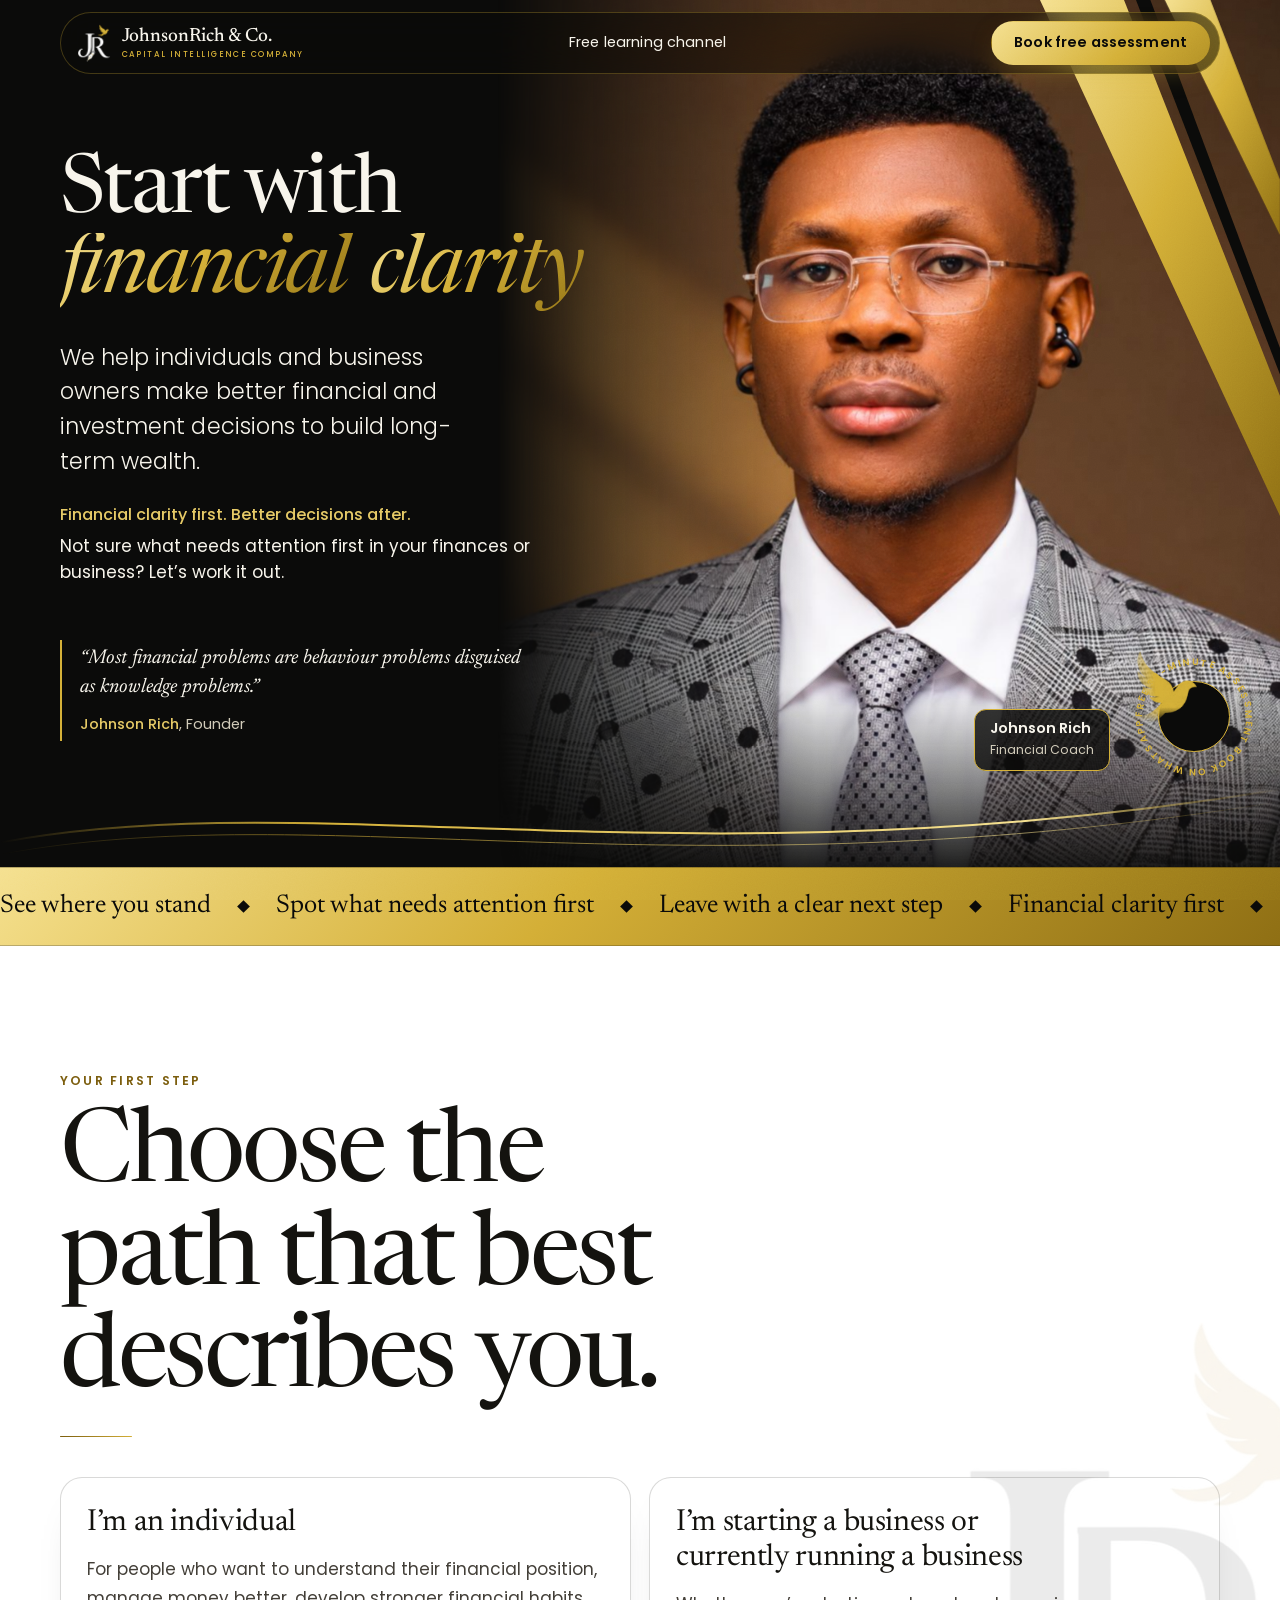
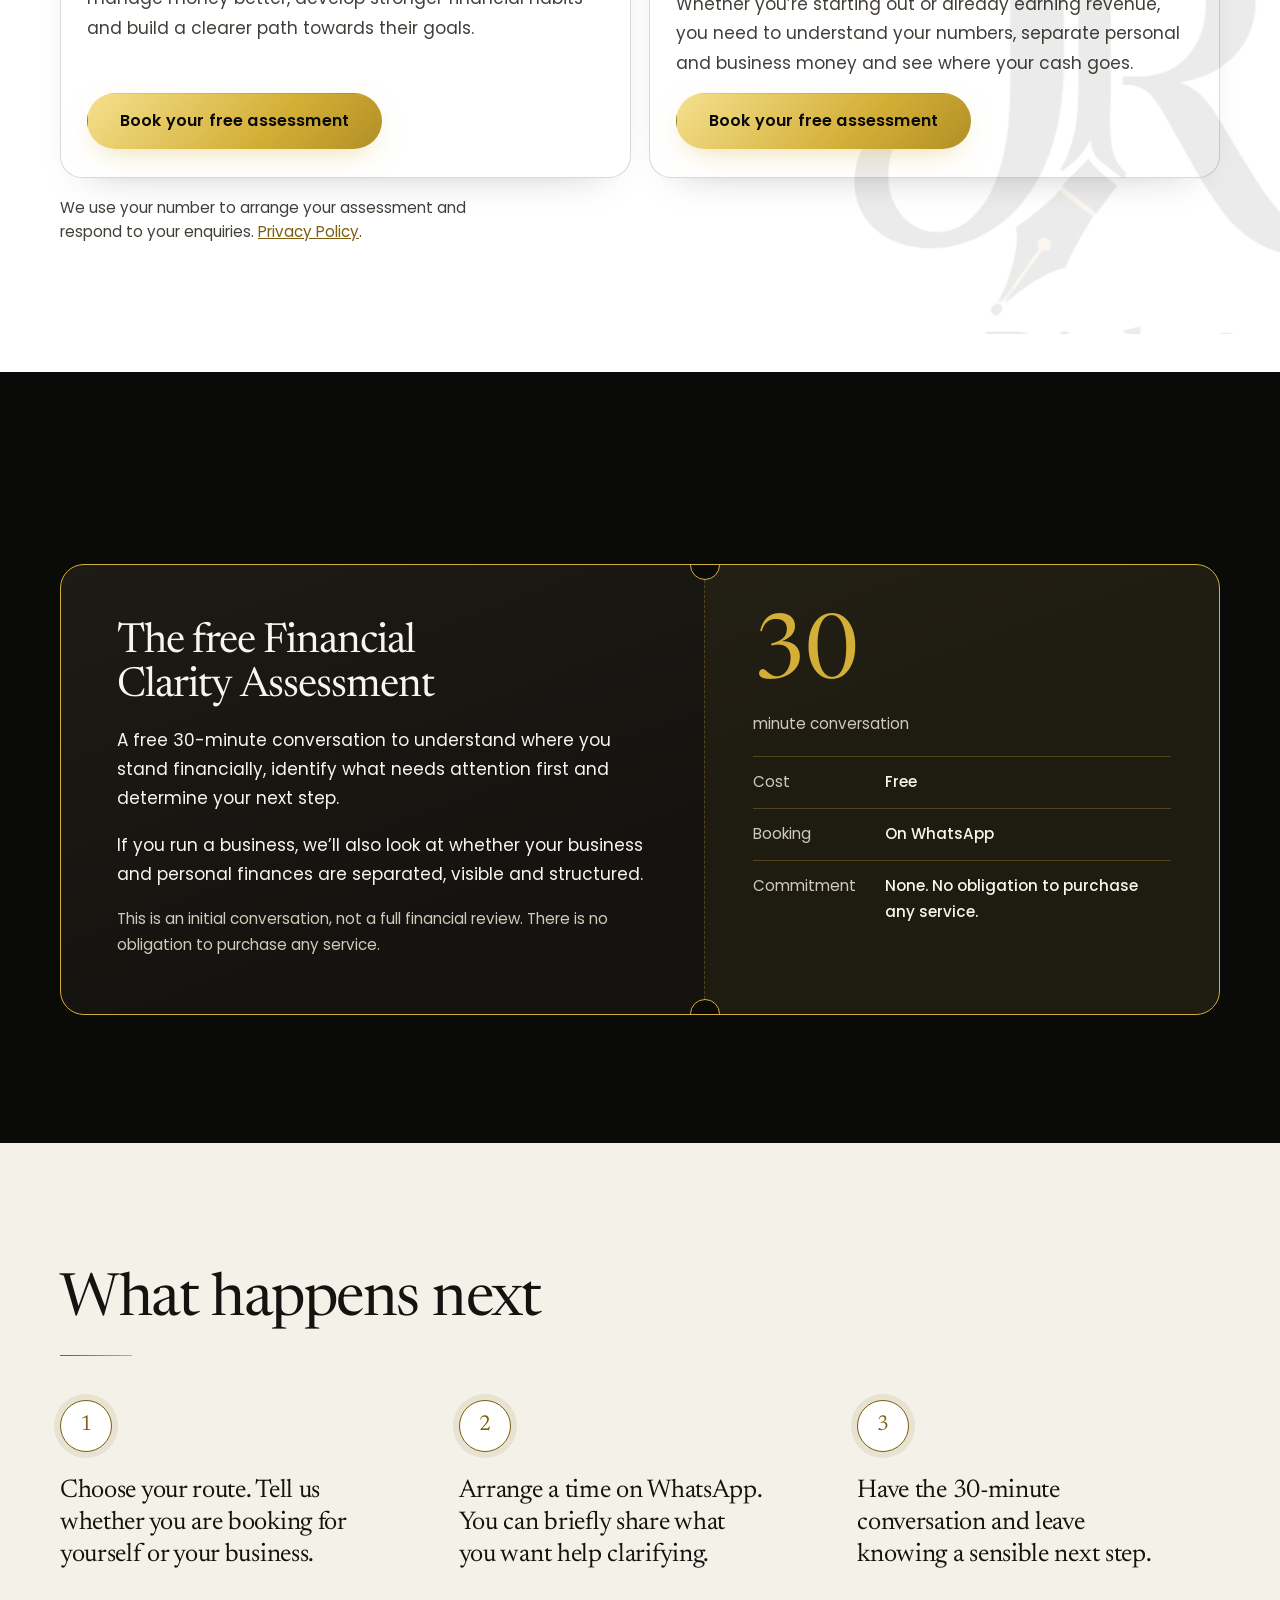
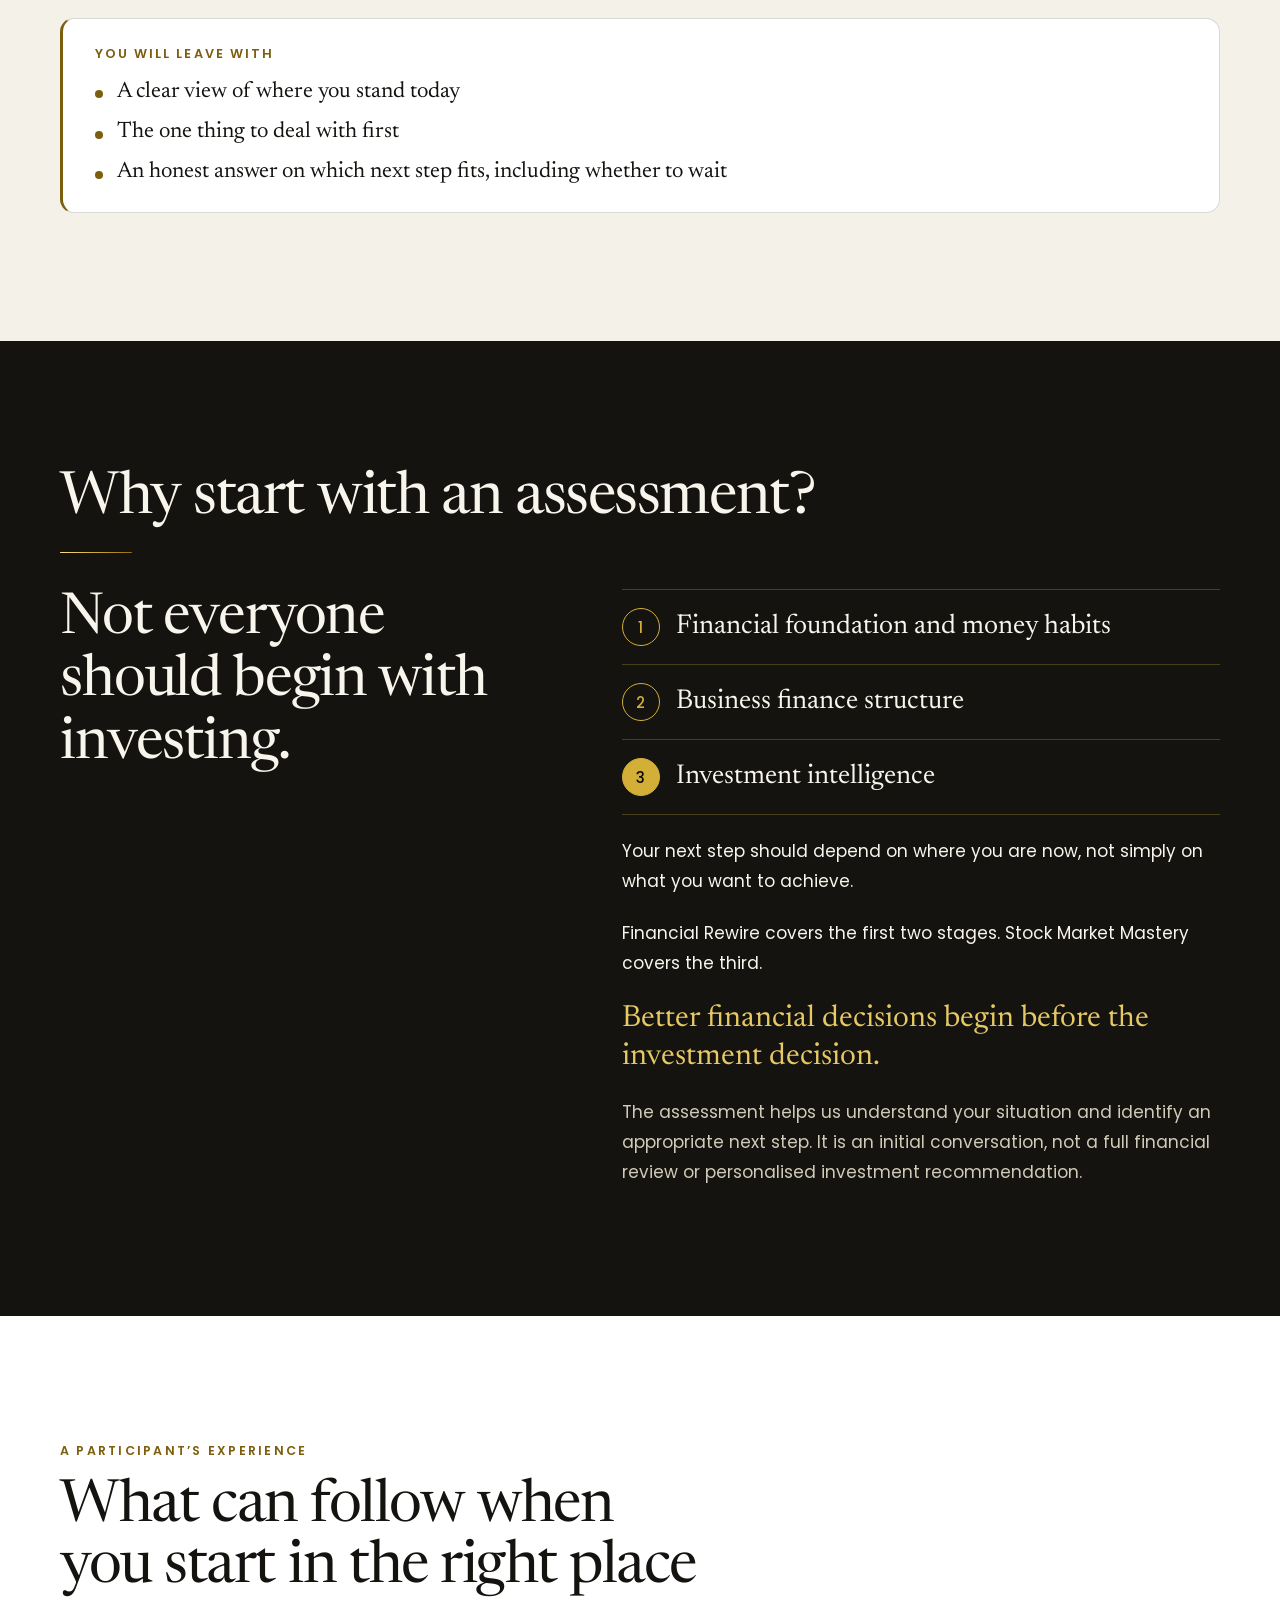
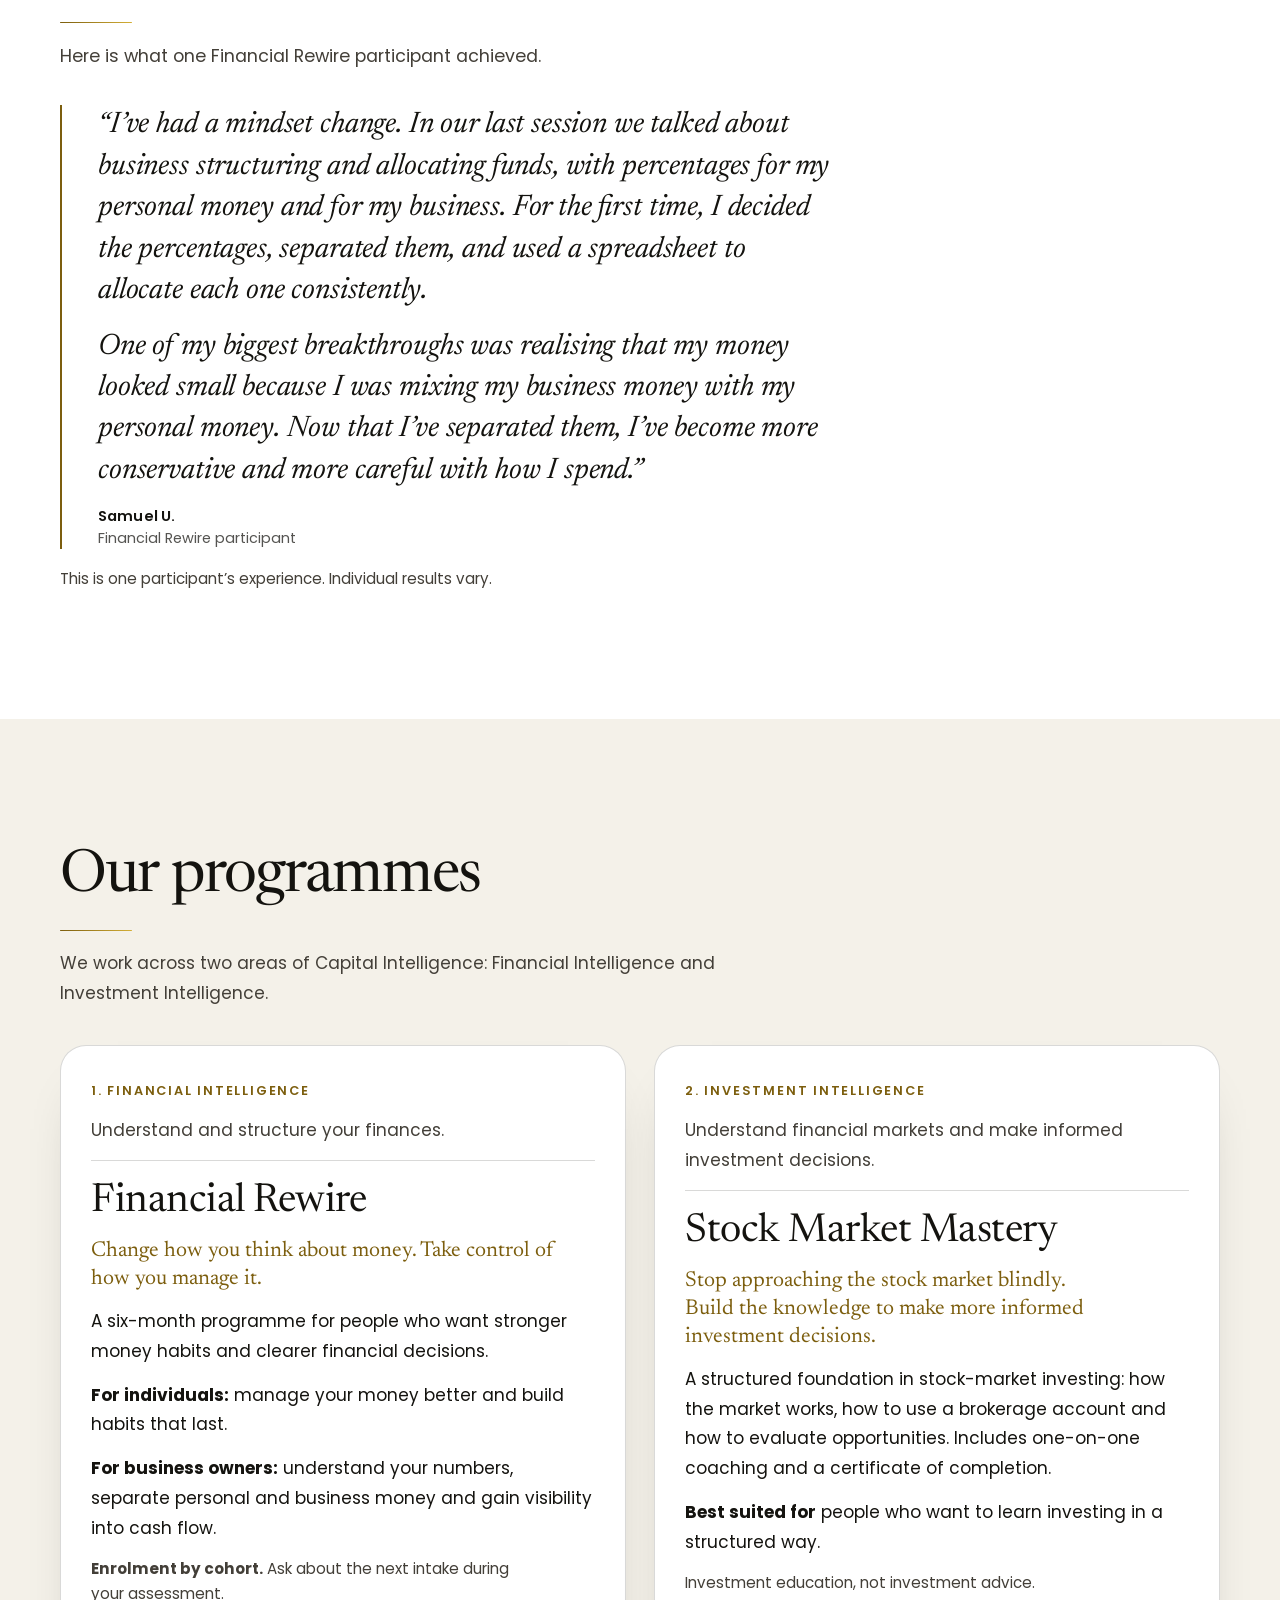
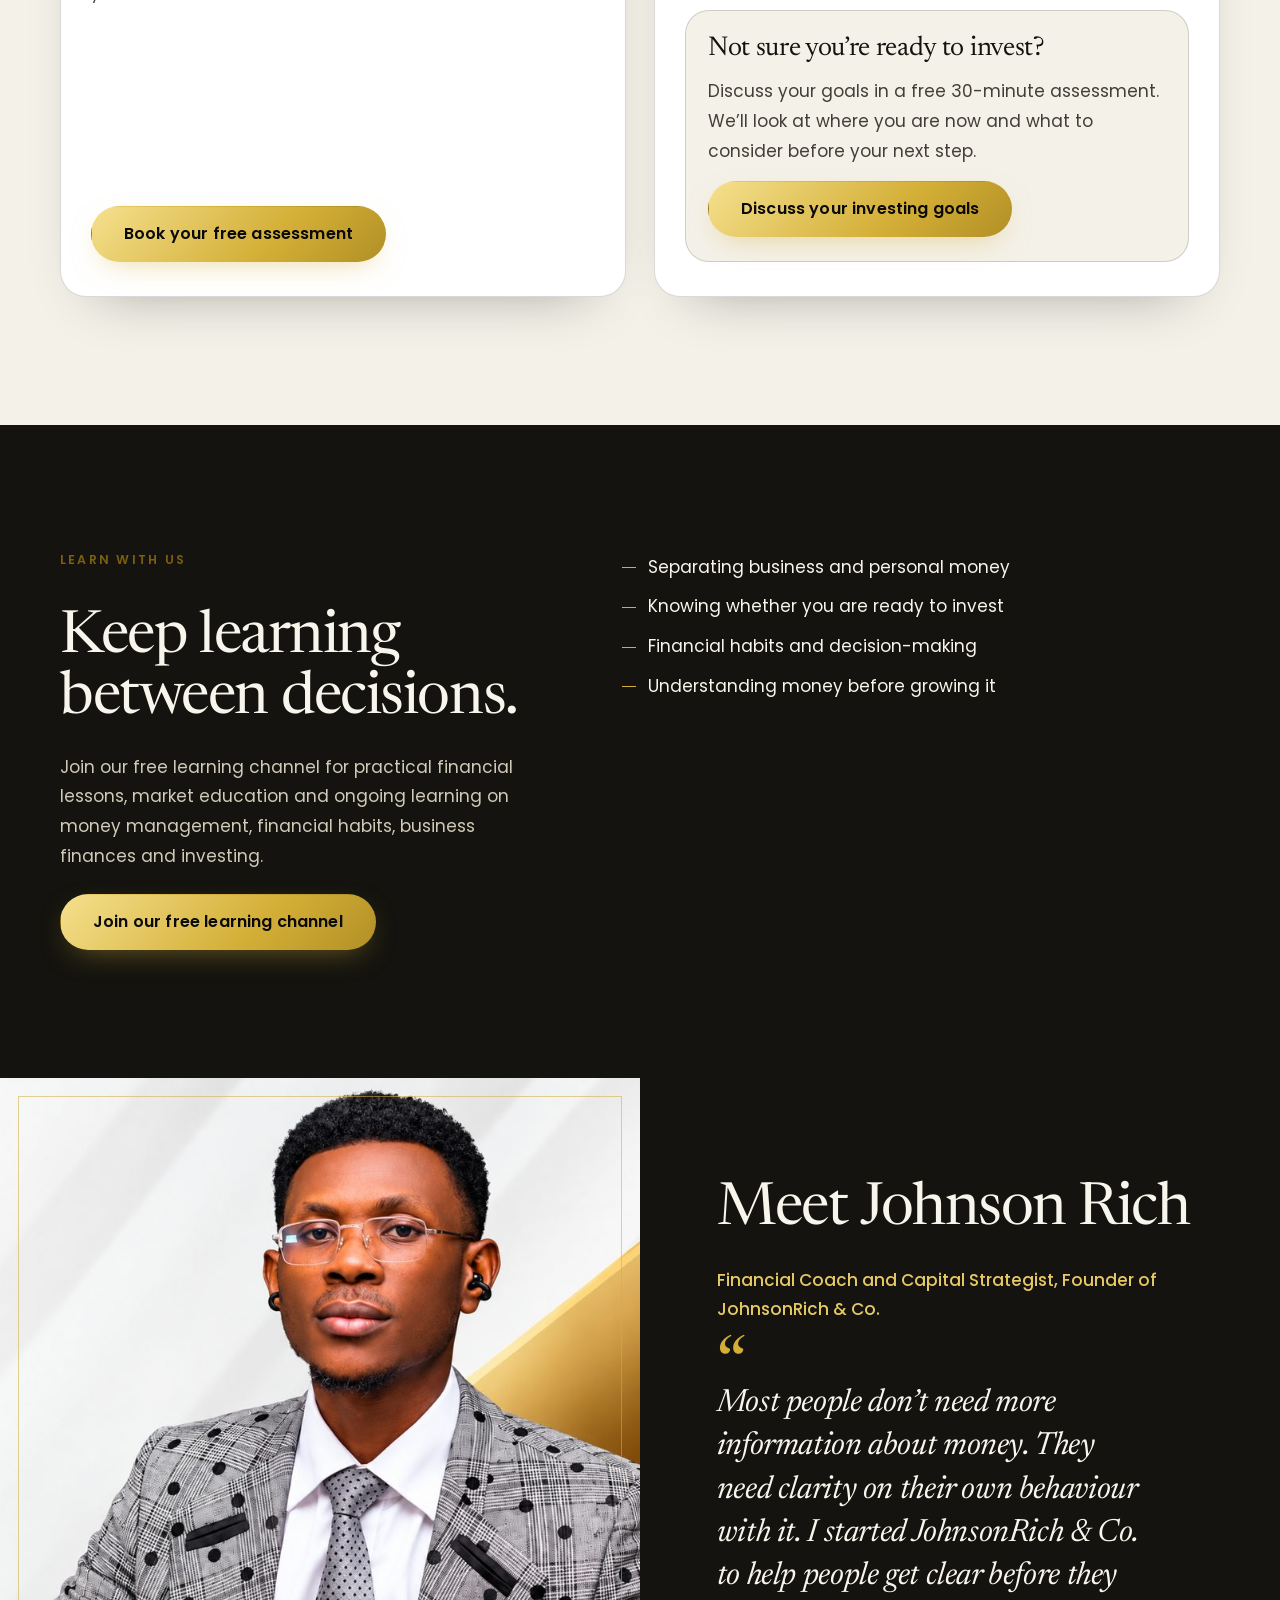
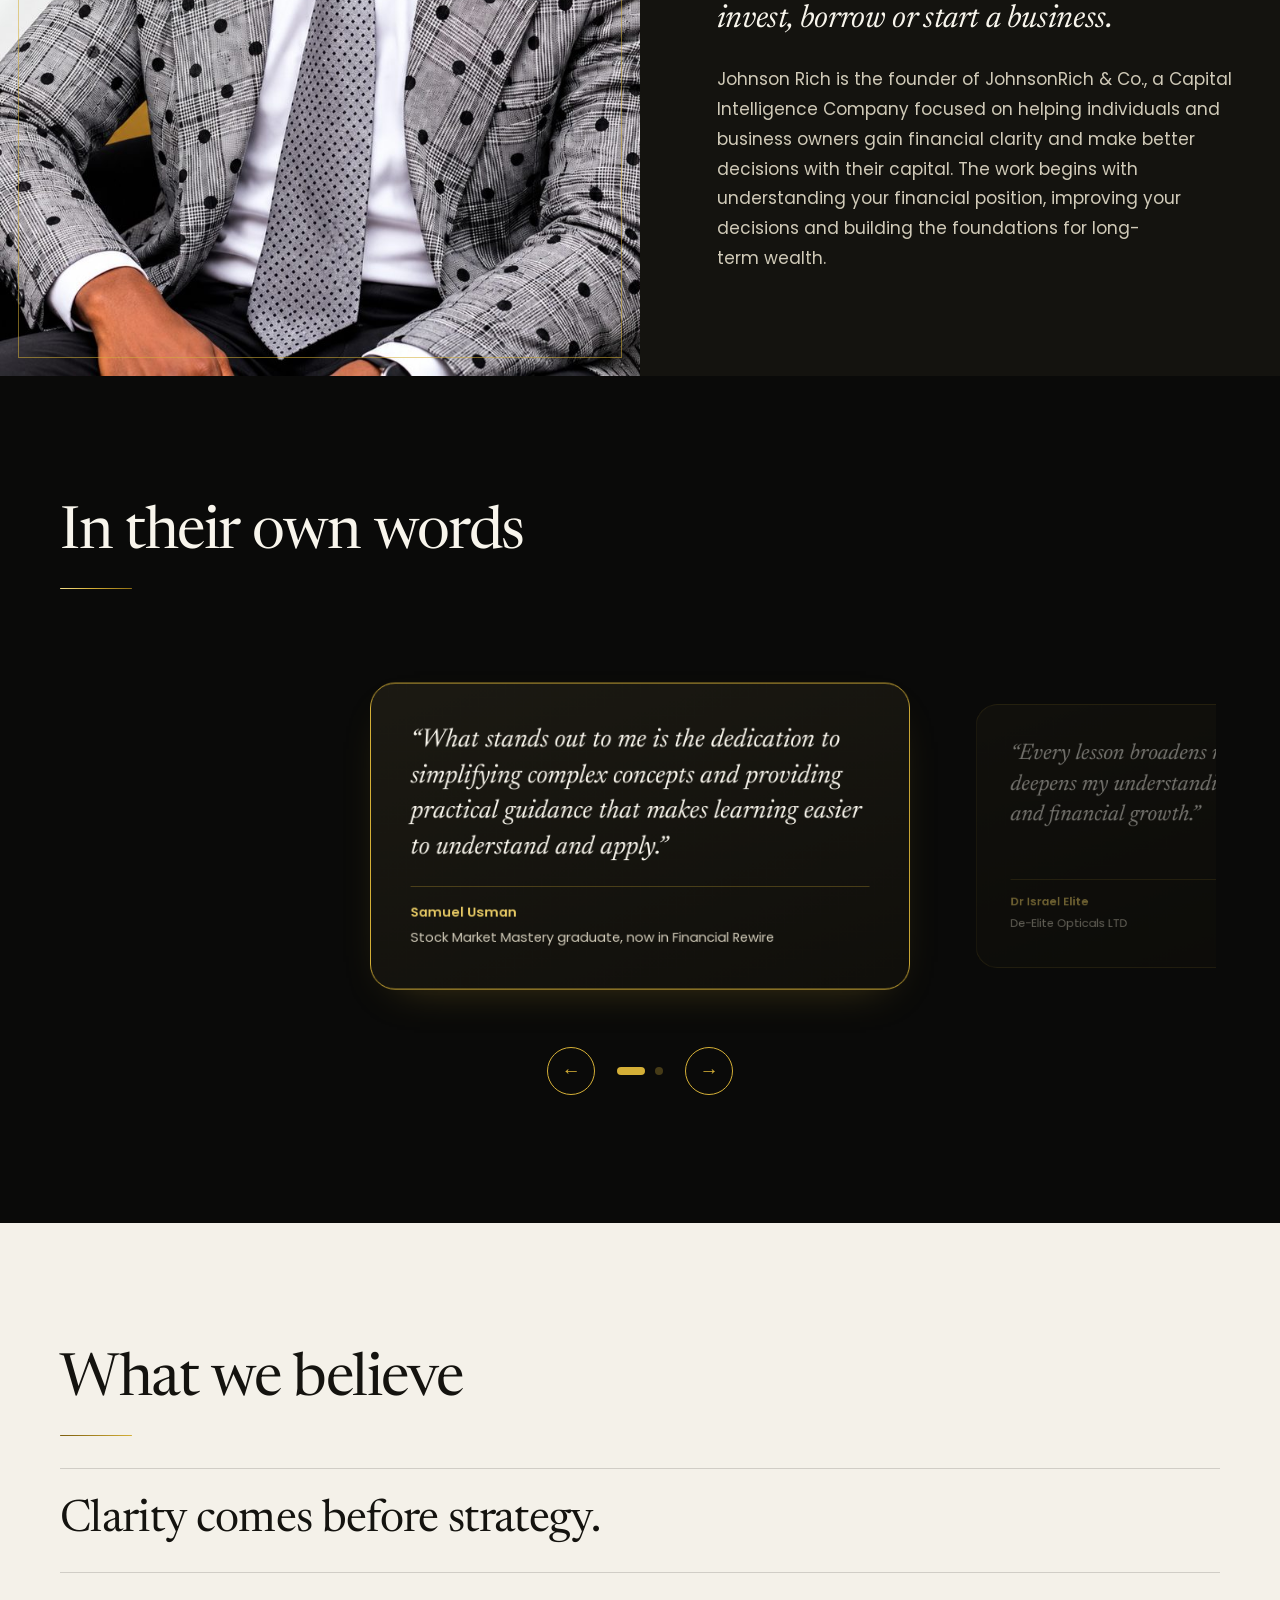
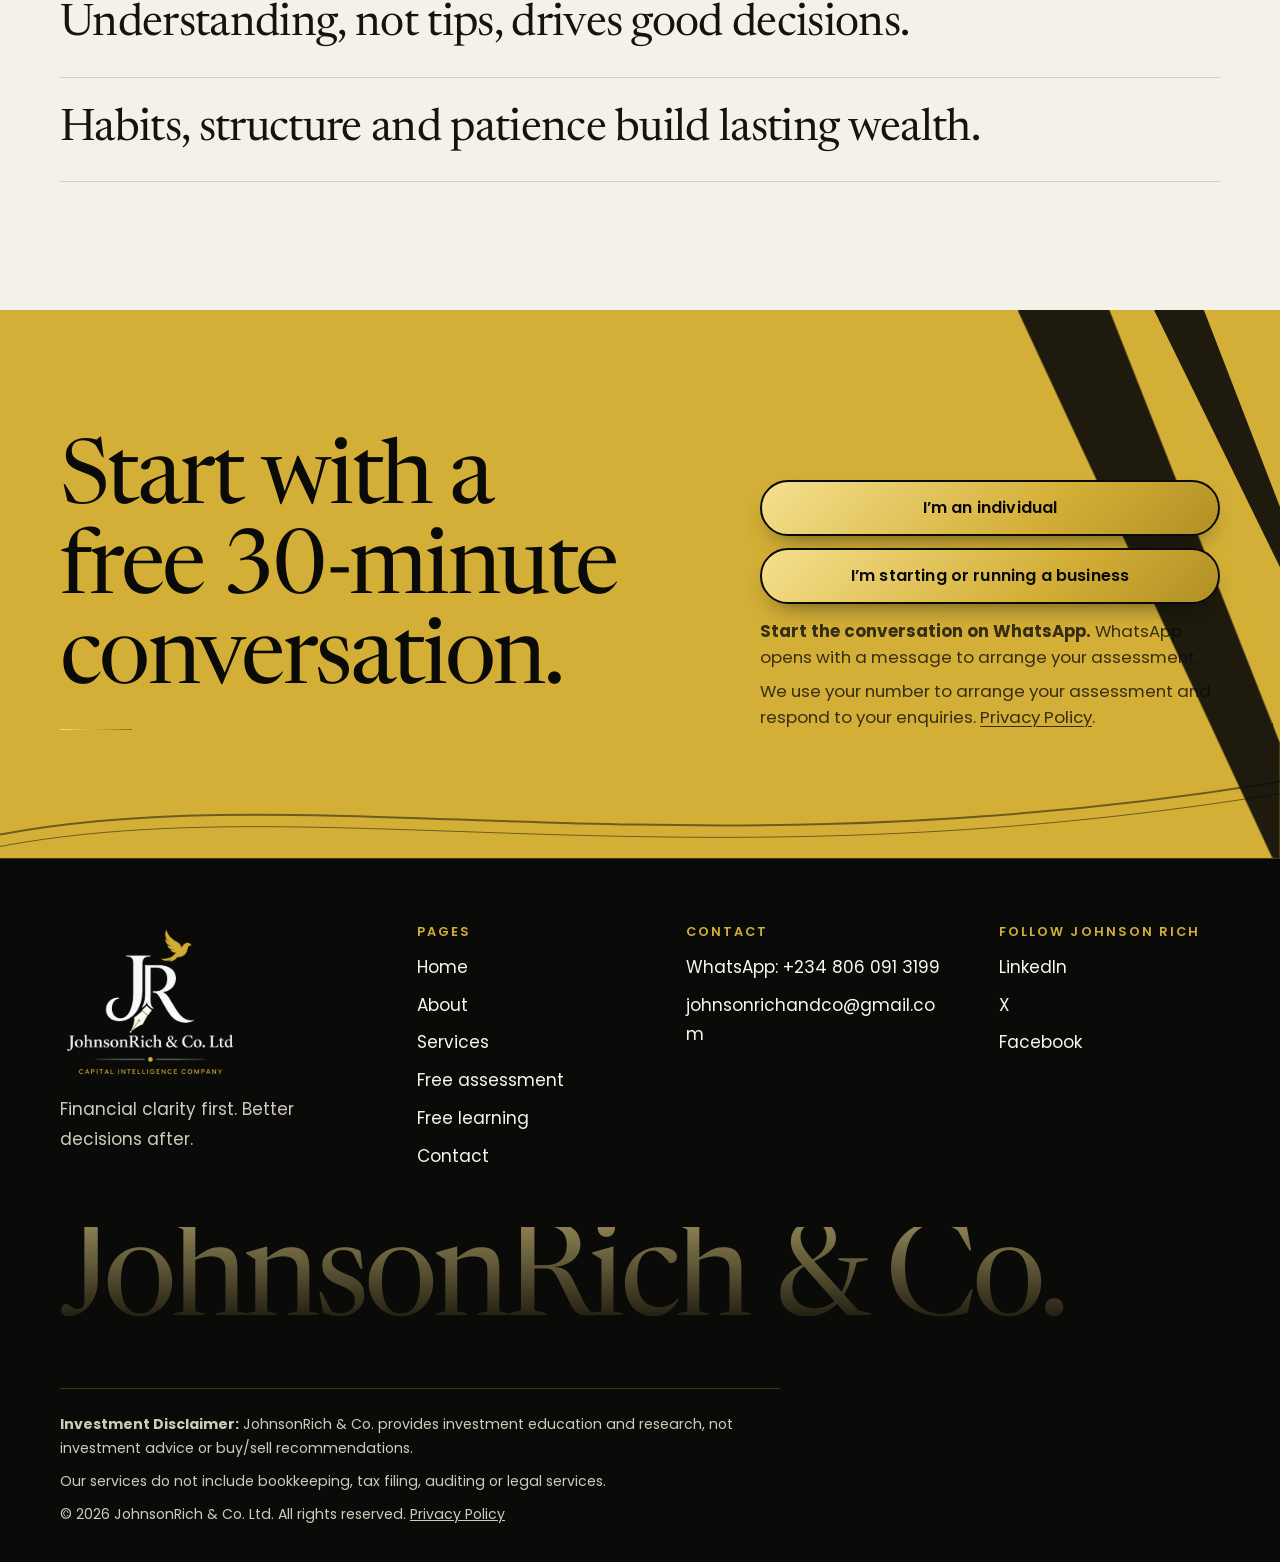
<file: index.html>
<!doctype html>
<html lang="en">
<head>
<meta charset="utf-8">
<meta name="viewport" content="width=device-width, initial-scale=1, viewport-fit=cover">
<title>JohnsonRich &amp; Co. | Capital Intelligence Company</title>
<meta name="description" content="Book a free 30-minute Financial Clarity Assessment with Johnson Rich. See where you stand, spot what needs attention first and leave with a clear next step.">
<link rel="canonical" href="https://johnsonrich.com/">
<meta name="robots" content="index, follow, max-image-preview:large">
<meta name="author" content="Johnson Rich">
<meta property="og:site_name" content="JohnsonRich &amp; Co.">
<meta property="og:title" content="JohnsonRich &amp; Co. | Capital Intelligence Company">
<meta property="og:description" content="Book a free 30-minute Financial Clarity Assessment with Johnson Rich. See where you stand, spot what needs attention first and leave with a clear next step.">
<meta property="og:type" content="website">
<meta property="og:url" content="https://johnsonrich.com/">
<meta property="og:image" content="https://johnsonrich.com/assets/og-image.jpg">
<meta property="og:image:width" content="1200">
<meta property="og:image:height" content="630">
<meta property="og:image:alt" content="JohnsonRich &amp; Co., Capital Intelligence Company. Book a free 30-minute Financial Clarity Assessment.">
<meta name="twitter:card" content="summary_large_image">
<meta name="twitter:title" content="JohnsonRich &amp; Co. | Capital Intelligence Company">
<meta name="twitter:description" content="Book a free 30-minute Financial Clarity Assessment with Johnson Rich. See where you stand, spot what needs attention first and leave with a clear next step.">
<meta name="twitter:image" content="https://johnsonrich.com/assets/og-image.jpg">
<script type="application/ld+json">{"@context":"https://schema.org","@graph":[{"@type":"Organization","@id":"https://johnsonrich.com/#organization","name":"JohnsonRich & Co. Ltd","alternateName":"JohnsonRich & Co.","slogan":"Financial clarity first. Better decisions after.","description":"JohnsonRich & Co. is a Capital Intelligence Company. We help individuals and business owners gain financial clarity, structure their finances and make better decisions with their capital to build long-term wealth.","url":"https://johnsonrich.com/","logo":"https://johnsonrich.com/assets/logo-full.png","image":"https://johnsonrich.com/assets/og-image.jpg","email":"johnsonrichandco@gmail.com","telephone":"+2348060913199","founder":{"@id":"https://johnsonrich.com/#johnson-rich"},"sameAs":["https://www.linkedin.com/in/johnson-rich-455143250","https://x.com/JohnsonRich_","https://www.facebook.com/share/1H2qCmUGoB/"]},{"@type":"Person","@id":"https://johnsonrich.com/#johnson-rich","name":"Johnson Rich","jobTitle":"Financial Coach and Founder","image":"https://johnsonrich.com/assets/johnson-studio.jpg","worksFor":{"@id":"https://johnsonrich.com/#organization"},"sameAs":["https://www.linkedin.com/in/johnson-rich-455143250","https://x.com/JohnsonRich_","https://www.facebook.com/share/1H2qCmUGoB/"]},{"@type":"WebSite","@id":"https://johnsonrich.com/#website","url":"https://johnsonrich.com/","name":"JohnsonRich & Co.","publisher":{"@id":"https://johnsonrich.com/#organization"}}]}</script>
<meta name="theme-color" content="#0a0a09">
<link rel="icon" type="image/png" href="assets/favicon.png">
<link rel="apple-touch-icon" href="assets/favicon.png">
<link rel="preconnect" href="https://fonts.googleapis.com">
<link rel="preconnect" href="https://fonts.gstatic.com" crossorigin>
<link rel="stylesheet" href="https://fonts.googleapis.com/css2?family=Newsreader:ital,opsz,wght@0,6..72,300..600;1,6..72,300..600&family=Poppins:wght@300;400;500;600&display=swap">
<link rel="stylesheet" href="css/site.css">
</head>
<body>
<div id="site" data-page="home">
<svg class="svg-defs" width="0" height="0" aria-hidden="true" focusable="false"><defs>
<linearGradient id="goldG" x1="0" y1="0" x2="1" y2="1"><stop offset="0" stop-color="#f5e08e"/><stop offset=".45" stop-color="#d4af37"/><stop offset="1" stop-color="#8f6f14"/></linearGradient>
<linearGradient id="goldLine" x1="0" y1="0" x2="1" y2="0"><stop offset="0" stop-color="#d4af37" stop-opacity="0"/><stop offset=".25" stop-color="#d4af37"/><stop offset=".8" stop-color="#f5e08e"/><stop offset="1" stop-color="#d4af37" stop-opacity="0"/></linearGradient>
</defs></svg>

<a class="skip" href="#main">Skip to content</a>
<header class="site-header">
  <div class="wrap">
    <div class="pill">
      <a class="brand" href="index.html" aria-label="JohnsonRich &amp; Co. home">
        <img src="assets/logo-emblem.png" alt="" width="34" height="38">
        <span><span class="brand__name">JohnsonRich &amp; Co.</span><span class="brand__tag">Capital Intelligence Company</span></span>
      </a>
      <nav class="nav" aria-label="Main">
        <a href="https://whatsapp.com/channel/0029VbBi3D06xCSTv1aCb52i" target="_blank" rel="noopener" data-nav="learn" data-track="whatsapp_channel" data-loc="nav">Free learning channel</a>
      </nav>
      <div class="bk header-cta">
        <button class="btn btn--sm bk__btn" id="bk-btn" type="button" aria-expanded="false" aria-controls="bk-panel">Book free assessment</button>
        <div class="bk__panel" id="bk-panel" hidden>
          <a class="bk__opt" href="https://wa.link/sicsiv" target="_blank" rel="noopener" data-track="assessment_individual" data-loc="header">I&rsquo;m an individual</a>
          <a class="bk__opt" href="https://wa.link/jt3h2l" target="_blank" rel="noopener" data-track="assessment_business" data-loc="header">I&rsquo;m starting or running a business</a>
          <small>WhatsApp opens with a message to arrange your assessment.</small>
        </div>
      </div>
      <button class="menu-btn" id="menu-btn" type="button" aria-expanded="false" aria-controls="mobile-nav" aria-label="Open menu">
        <span class="burger" aria-hidden="true"><i></i><i></i><i></i></span>
      </button>
    </div>
  </div>
  <div class="mobile-nav" id="mobile-nav" hidden>
    <a class="mn-link" href="https://whatsapp.com/channel/0029VbBi3D06xCSTv1aCb52i" target="_blank" rel="noopener" data-nav="learn" data-track="whatsapp_channel" data-loc="nav">Free learning channel</a>
    <p class="mobile-nav__label">Book your free assessment</p>
    <div class="choose choose--stack"><div class="choose__btns">
      <a class="btn" href="https://wa.link/sicsiv" target="_blank" rel="noopener" data-track="assessment_individual" data-loc="mobile-menu">I&rsquo;m an individual</a>
      <a class="btn btn--line" href="https://wa.link/jt3h2l" target="_blank" rel="noopener" data-track="assessment_business" data-loc="mobile-menu">I&rsquo;m starting or running a business</a>
    </div></div>
  </div>
</header>

<main id="main">

<div id="home-sections">
<div data-sec="hero">
<section class="hero">
  <svg class="shards " viewBox="0 0 320 520" aria-hidden="true"><path d="M120 0H190L320 330V430Z" fill="url(#goldG)"/><path class="gap" d="M200 0H212L320 290V312Z" fill="#0a0a09"/><path d="M224 0H262L320 150V196Z" fill="url(#goldG)"/></svg>
  <div class="hero__media">
    <img src="assets/johnson-warm.jpg" alt="Johnson Rich, Financial Coach and founder of JohnsonRich &amp; Co." width="1100" height="1100" fetchpriority="high">
    <div class="hero__plate"><strong>Johnson Rich</strong><span>Financial Coach</span></div>
    <a class="badge" href="assessment.html#start" aria-label="Book your free 30-minute assessment on WhatsApp">
  <svg class="ring" viewBox="0 0 120 120" aria-hidden="true">
    <defs><path id="ringPath" d="M60 60m-47 0a47 47 0 1 1 94 0a47 47 0 1 1-94 0"/></defs>
    <text textLength="292" lengthAdjust="spacing"><textPath href="#ringPath">FREE 30-MINUTE ASSESSMENT   BOOK ON WHATSAPP   </textPath></text>
  </svg>
  <span class="badge__core"><img src="assets/dove.png" alt="" width="30" height="31"></span>
</a>
  </div>
  <div class="hero__text">
    <h1>Start with <span class="gold">financial clarity</span></h1>
    <p class="lead">We help individuals and business owners make better financial and investment decisions to build long-term wealth.</p>
    <div class="hero__statement">
      <p class="hero__kick">Financial clarity first. Better decisions after.</p>
      <p class="hero__sub">Not sure what needs attention first in your finances or business? Let&rsquo;s work it out.</p>
    </div>
    <figure class="hero__quote"><blockquote>&ldquo;Most financial problems are behaviour problems disguised as knowledge problems.&rdquo;</blockquote><figcaption><b>Johnson Rich</b>, Founder</figcaption></figure>
  </div>
  <svg class="swoosh" viewBox="0 0 1200 120" preserveAspectRatio="none" aria-hidden="true"><path d="M0 92C300 22 640 144 1200 30" fill="none" stroke="url(#goldLine)" stroke-width="2" vector-effect="non-scaling-stroke"/><path d="M0 106C300 36 640 158 1200 44" fill="none" stroke="url(#goldLine)" stroke-width="1" opacity=".55" vector-effect="non-scaling-stroke"/></svg>
</section>
</div>
<div data-sec="who">
<div class="marquee" aria-hidden="true"><div class="marquee__track">
  <div class="marquee__group"><span>See where you stand</span><i></i><span>Spot what needs attention first</span><i></i><span>Leave with a clear next step</span><i></i><span>Financial clarity first</span><i></i><span>Better decisions after</span><i></i></div>
  <div class="marquee__group"><span>See where you stand</span><i></i><span>Spot what needs attention first</span><i></i><span>Leave with a clear next step</span><i></i><span>Financial clarity first</span><i></i><span>Better decisions after</span><i></i></div>
</div></div>
</div>
<div data-sec="first">
<section class="band band--paper statement first" id="first">
  <img class="statement__mark" src="assets/emblem-dark.png" alt="" width="580" height="660" loading="lazy">
  <div class="wrap">
    <p class="eyebrow">Your first step</p>
    <h2>Choose the path that best describes you.</h2>
    <div class="paths"><article class="path-card"><h3>I&rsquo;m an individual</h3><p>For people who want to understand their financial position, manage money better, develop stronger financial habits and build a clearer path towards their goals.</p><a class="btn" href="https://wa.link/sicsiv" target="_blank" rel="noopener" data-track="assessment_individual" data-loc="paths">Book your free assessment</a></article><article class="path-card"><h3>I&rsquo;m starting a business or currently running a business</h3><p>Whether you&rsquo;re starting out or already earning revenue, you need to understand your numbers, separate personal and business money and see where your cash goes.</p><a class="btn btn--line" href="https://wa.link/jt3h2l" target="_blank" rel="noopener" data-track="assessment_business" data-loc="paths">Book your free assessment</a></article></div>
    <p class="fine first__note">We use your number to arrange your assessment and respond to your enquiries. <a href="privacy.html">Privacy Policy</a>.</p>
  </div>
</section></div>
<div data-sec="assess">
<section class="band band--ink intro" id="assessment" aria-labelledby="offer-h">
  <div class="wrap">
    <div class="pass">
      <div class="pass__main">
        <h2 id="offer-h">The free Financial Clarity Assessment</h2>
        <p>A free 30-minute conversation to understand where you stand financially, identify what needs attention first and determine your next step.</p>
        <p>If you run a business, we&rsquo;ll also look at whether your business and personal finances are separated, visible and structured.</p>
        <p class="fine">This is an initial conversation, not a full financial review. There is no obligation to purchase any service.</p>
      </div>
      <div class="pass__stub">
        <p class="pass__big">30<small>minute conversation</small></p>
        <dl>
          <div><dt>Cost</dt><dd>Free</dd></div>
          <div><dt>Booking</dt><dd>On WhatsApp</dd></div>
          <div><dt>Commitment</dt><dd>None. No obligation to purchase any service.</dd></div>
        </dl>
      </div>
    </div>
  </div>
</section></div>
<div data-sec="next">
<section class="band band--paper2 next" id="next">
  <div class="wrap">
    <h2>What happens next</h2>
    <ol class="hsteps">
      <li><span class="hn">1</span><h3>Choose your route. Tell us whether you are booking for yourself or your business.</h3></li>
      <li><span class="hn">2</span><h3>Arrange a time on WhatsApp. You can briefly share what you want help clarifying.</h3></li>
      <li><span class="hn">3</span><h3>Have the 30-minute conversation and leave knowing a sensible next step.</h3></li>
    </ol>
    <div class="leave-box">
      <p>You will leave with</p>
      <ul>
        <li>A clear view of where you stand today</li>
        <li>The one thing to deal with first</li>
        <li>An honest answer on which next step fits, including whether to wait</li>
      </ul>
    </div>
  </div>
</section></div>
<div data-sec="why">
<section class="band band--ink2 why" id="why">
  <div class="wrap">
    <h2>Why start with an assessment?</h2>
    <div class="why__grid">
      <div class="why__lead">
        <p class="why__big">Not everyone should begin with investing.</p>
      </div>
      <div class="why__flow">
        <ol class="stages">
          <li><span>1</span>Financial foundation and money habits</li>
          <li><span>2</span>Business finance structure</li>
          <li><span>3</span>Investment intelligence</li>
        </ol>
        <p>Your next step should depend on where you are now, not simply on what you want to achieve.</p>
        <p>Financial Rewire covers the first two stages. Stock Market Mastery covers the third.</p>
        <p class="why__close">Better financial decisions begin before the investment decision.</p>
        <p class="muted">The assessment helps us understand your situation and identify an appropriate next step. It is an initial conversation, not a full financial review or personalised investment recommendation.</p>
      </div>
    </div>
  </div>
</section></div>
<div data-sec="follow">
<section class="band band--paper" id="follow">
  <div class="wrap">
    <p class="eyebrow">A participant&rsquo;s experience</p>
    <h2>What can follow when you start in the right place</h2>
    <p class="measure follow__lead">Here is what one Financial Rewire participant achieved.</p>
    <figure class="testi testi--big"><blockquote><p>&ldquo;I&rsquo;ve had a mindset change. In our last session we talked about business structuring and allocating funds, with percentages for my personal money and for my business. For the first time, I decided the percentages, separated them, and used a spreadsheet to allocate each one consistently.</p><p>One of my biggest breakthroughs was realising that my money looked small because I was mixing my business money with my personal money. Now that I&rsquo;ve separated them, I&rsquo;ve become more conservative and more careful with how I spend.&rdquo;</p></blockquote><figcaption><strong>Samuel U.</strong><span>Financial Rewire participant</span></figcaption></figure>
    <p class="fine follow__note">This is one participant&rsquo;s experience. Individual results vary.</p>
  </div>
</section></div>
<div data-sec="services">
<section class="band band--paper2" id="services">
  <div class="wrap">
    <h2>Our programmes</h2>
    <p class="measure rows__lead">We work across two areas of Capital Intelligence: Financial Intelligence and Investment Intelligence.</p>
    <div class="progs"><article class="prog" id="financial-intelligence"><p class="tag">1. Financial Intelligence</p><p class="prog__sub">Understand and structure your finances.</p><h3>Financial Rewire</h3><p class="program__hook">Change how you think about money. Take control of how you manage it.</p><p>A six-month programme for people who want stronger money habits and clearer financial decisions.</p><p><strong>For individuals:</strong> manage your money better and build habits that last.</p><p><strong>For business owners:</strong> understand your numbers, separate personal and business money and gain visibility into cash flow.</p><p class="fine"><strong>Enrolment by cohort.</strong> Ask about the next intake during your assessment.</p><a class="btn" href="https://wa.link/sicsiv" target="_blank" rel="noopener" data-track="assessment_individual" data-loc="programmes">Book your free assessment</a></article><article class="prog" id="investment-intelligence"><p class="tag">2. Investment Intelligence</p><p class="prog__sub">Understand financial markets and make informed investment decisions.</p><h3>Stock Market Mastery</h3><p class="program__hook">Stop approaching the stock market blindly. Build the knowledge to make more informed investment decisions.</p><p>A structured foundation in stock-market investing: how the market works, how to use a brokerage account and how to evaluate opportunities. Includes one-on-one coaching and a certificate of completion.</p><p><strong>Best suited for</strong> people who want to learn investing in a structured way.</p><p class="fine">Investment education, not investment advice.</p><aside class="ready"><h3>Not sure you&rsquo;re ready to invest?</h3><p>Discuss your goals in a free 30-minute assessment. We&rsquo;ll look at where you are now and what to consider before your next step.</p><a class="btn" href="https://wa.link/6tuh9m" target="_blank" rel="noopener" data-track="assessment_investing">Discuss your investing goals</a></aside></article></div>
  </div>
</section></div>
<div data-sec="learn">
<section class="band band--ink2" id="learn">
  <div class="wrap split">
    <div class="stack">
      <p class="eyebrow">Learn with us</p>
      <h2>Keep learning between decisions.</h2>
      <p class="muted measure">Join our free learning channel for practical financial lessons, market education and ongoing learning on money management, financial habits, business finances and investing.</p>
      <div><a class="btn" href="https://whatsapp.com/channel/0029VbBi3D06xCSTv1aCb52i" target="_blank" rel="noopener" data-track="whatsapp_channel">Join our free learning channel</a></div>
    </div>
    <ul class="ticks">
      <li>Separating business and personal money</li>
      <li>Knowing whether you are ready to invest</li>
      <li>Financial habits and decision-making</li>
      <li>Understanding money before growing it</li>
    </ul>
  </div>
</section></div>
<div data-sec="meet">
<section class="panel-split" id="meet">
  <div class="panel-split__img">
    <img src="assets/johnson-studio.jpg" alt="Johnson Rich in a grey patterned blazer and tie" width="900" height="1126" loading="lazy">
  </div>
  <div class="panel-split__body">
    <h2>Meet Johnson Rich</h2>
    <p class="role">Financial Coach and Capital Strategist, Founder of JohnsonRich &amp; Co.</p>
    <blockquote class="quote">Most people don&rsquo;t need more information about money. They need clarity on their own behaviour with it. I started JohnsonRich &amp; Co. to help people get clear before they invest, borrow or start a business.</blockquote>
    <p class="bio">Johnson Rich is the founder of JohnsonRich &amp; Co., a Capital Intelligence Company focused on helping individuals and business owners gain financial clarity and make better decisions with their capital. The work begins with understanding your financial position, improving your decisions and building the foundations for long-term wealth.</p>
  </div>
</section></div>
<div data-sec="proof">
<section class="band band--ink proof" id="proof" aria-roledescription="carousel" aria-label="Testimonials">
  <div class="wrap">
    <h2>In their own words</h2>
  </div>
  <div class="proof__stage">
    <div class="proof__track" id="proof-track" tabindex="0">
      <figure class="proof__card"><blockquote><p>&ldquo;What stands out to me is the dedication to simplifying complex concepts and providing practical guidance that makes learning easier to understand and apply.&rdquo;</p></blockquote><figcaption><strong>Samuel Usman</strong><span>Stock Market Mastery graduate, now in Financial Rewire</span></figcaption></figure>
      <figure class="proof__card"><blockquote><p>&ldquo;Every lesson broadens my perspective and deepens my understanding of wealth creation and financial growth.&rdquo;</p></blockquote><figcaption><strong>Dr Israel Elite</strong><span>De-Elite Opticals LTD</span></figcaption></figure>
    </div>
  </div>
  <div class="wrap proof__ctl">
    <button type="button" class="proof__btn" id="proof-prev" aria-label="Previous testimonial">&larr;</button>
    <div class="proof__dots" id="proof-dots" aria-hidden="true"><i></i><i></i></div>
    <button type="button" class="proof__btn" id="proof-next" aria-label="Next testimonial">&rarr;</button>
  </div>
</section></div>
<div data-sec="believe">
<section class="band band--paper2" id="believe">
  <div class="wrap">
    <h2>What we believe</h2>
    <ul class="beliefs">
      <li>Clarity comes before strategy.</li>
      <li>Understanding, not tips, drives good decisions.</li>
      <li>Habits, structure and patience build lasting wealth.</li>
    </ul>
  </div>
</section></div>
<div data-sec="cta">
<section class="band band--gold cta">
  <svg class="shards shards--ink" viewBox="0 0 320 520" aria-hidden="true"><path d="M120 0H190L320 330V430Z" fill="url(#goldG)"/><path class="gap" d="M200 0H212L320 290V312Z" fill="#0a0a09"/><path d="M224 0H262L320 150V196Z" fill="url(#goldG)"/></svg>
  <svg class="swoosh" viewBox="0 0 1200 120" preserveAspectRatio="none" aria-hidden="true"><path d="M0 92C300 22 640 144 1200 30" fill="none" stroke="url(#goldLine)" stroke-width="2" vector-effect="non-scaling-stroke"/><path d="M0 106C300 36 640 158 1200 44" fill="none" stroke="url(#goldLine)" stroke-width="1" opacity=".55" vector-effect="non-scaling-stroke"/></svg>
  <div class="wrap">
    <h2>Start with a free 30-minute conversation.</h2>
    <div class="stack">

      <div class="choose "><div class="choose__btns"><a class="btn btn--ink" href="https://wa.link/sicsiv" target="_blank" rel="noopener" data-track="assessment_individual">I&rsquo;m an individual</a><a class="btn btn--line" href="https://wa.link/jt3h2l" target="_blank" rel="noopener" data-track="assessment_business">I&rsquo;m starting or running a business</a></div><p class="choose__note"><strong>Start the conversation on WhatsApp.</strong> WhatsApp opens with a message to arrange your assessment.</p><p class="choose__note">We use your number to arrange your assessment and respond to your enquiries. <a href="privacy.html">Privacy Policy</a>.</p></div>
    </div>
  </div>
</section>
</div>
</div>


</main>

<footer class="site-footer">
  <div class="wrap">
    <div class="footer-grid">
      <div class="footer-brand">
        <img src="assets/logo-full.png" alt="JohnsonRich &amp; Co. Ltd, Capital Intelligence Company" width="180" height="158" loading="lazy">
        <p class="muted">Financial clarity first. Better decisions after.</p>
      </div>
      <div class="footer-col">
        <h2>Pages</h2>
        <a href="index.html">Home</a>
        <a href="about.html">About</a>
        <a href="services.html">Services</a>
        <a href="assessment.html">Free assessment</a>
        <a href="learn.html">Free learning</a>
        <a href="contact.html">Contact</a>
      </div>
      <div class="footer-col">
        <h2>Contact</h2>
        <a href="https://wa.me/2348060913199" target="_blank" rel="noopener" data-track="whatsapp_contact" data-loc="footer">WhatsApp: +234 806 091 3199</a>
        <a href="mailto:johnsonrichandco@gmail.com" data-track="email_click" data-loc="footer">johnsonrichandco@gmail.com</a>
      </div>
      <div class="footer-col">
        <h2>Follow Johnson Rich</h2>
        <a href="https://www.linkedin.com/in/johnson-rich-455143250" target="_blank" rel="noopener noreferrer">LinkedIn</a>
        <a href="https://x.com/JohnsonRich_" target="_blank" rel="noopener noreferrer">X</a>
        <a href="https://www.facebook.com/share/1H2qCmUGoB/" target="_blank" rel="noopener noreferrer">Facebook</a>
      </div>
    </div>
    <p class="wordmark" aria-hidden="true">JohnsonRich &amp; Co.</p>
    <div class="legal">
      <p><strong>Investment Disclaimer:</strong> JohnsonRich &amp; Co. provides investment education and research, not investment advice or buy/sell recommendations.</p>
      <p>Our services do not include bookkeeping, tax filing, auditing or legal services.</p>
      <p>&copy; <span data-year>2026</span> JohnsonRich &amp; Co. Ltd. All rights reserved. <a href="privacy.html">Privacy Policy</a></p>
    </div>
  </div>
</footer>
<div class="dock">
  <span>Free 30-minute<br>assessment</span>
  <div class="dock__btns">
    <a class="btn btn--sm" href="https://wa.link/sicsiv" target="_blank" rel="noopener" data-track="assessment_individual" data-loc="dock">Individual</a>
    <a class="btn btn--sm btn--line" href="https://wa.link/jt3h2l" target="_blank" rel="noopener" data-track="assessment_business" data-loc="dock">Business</a>
  </div>
</div>

</div>
<script src="js/site.js" defer></script>
</body>
</html>
</file>
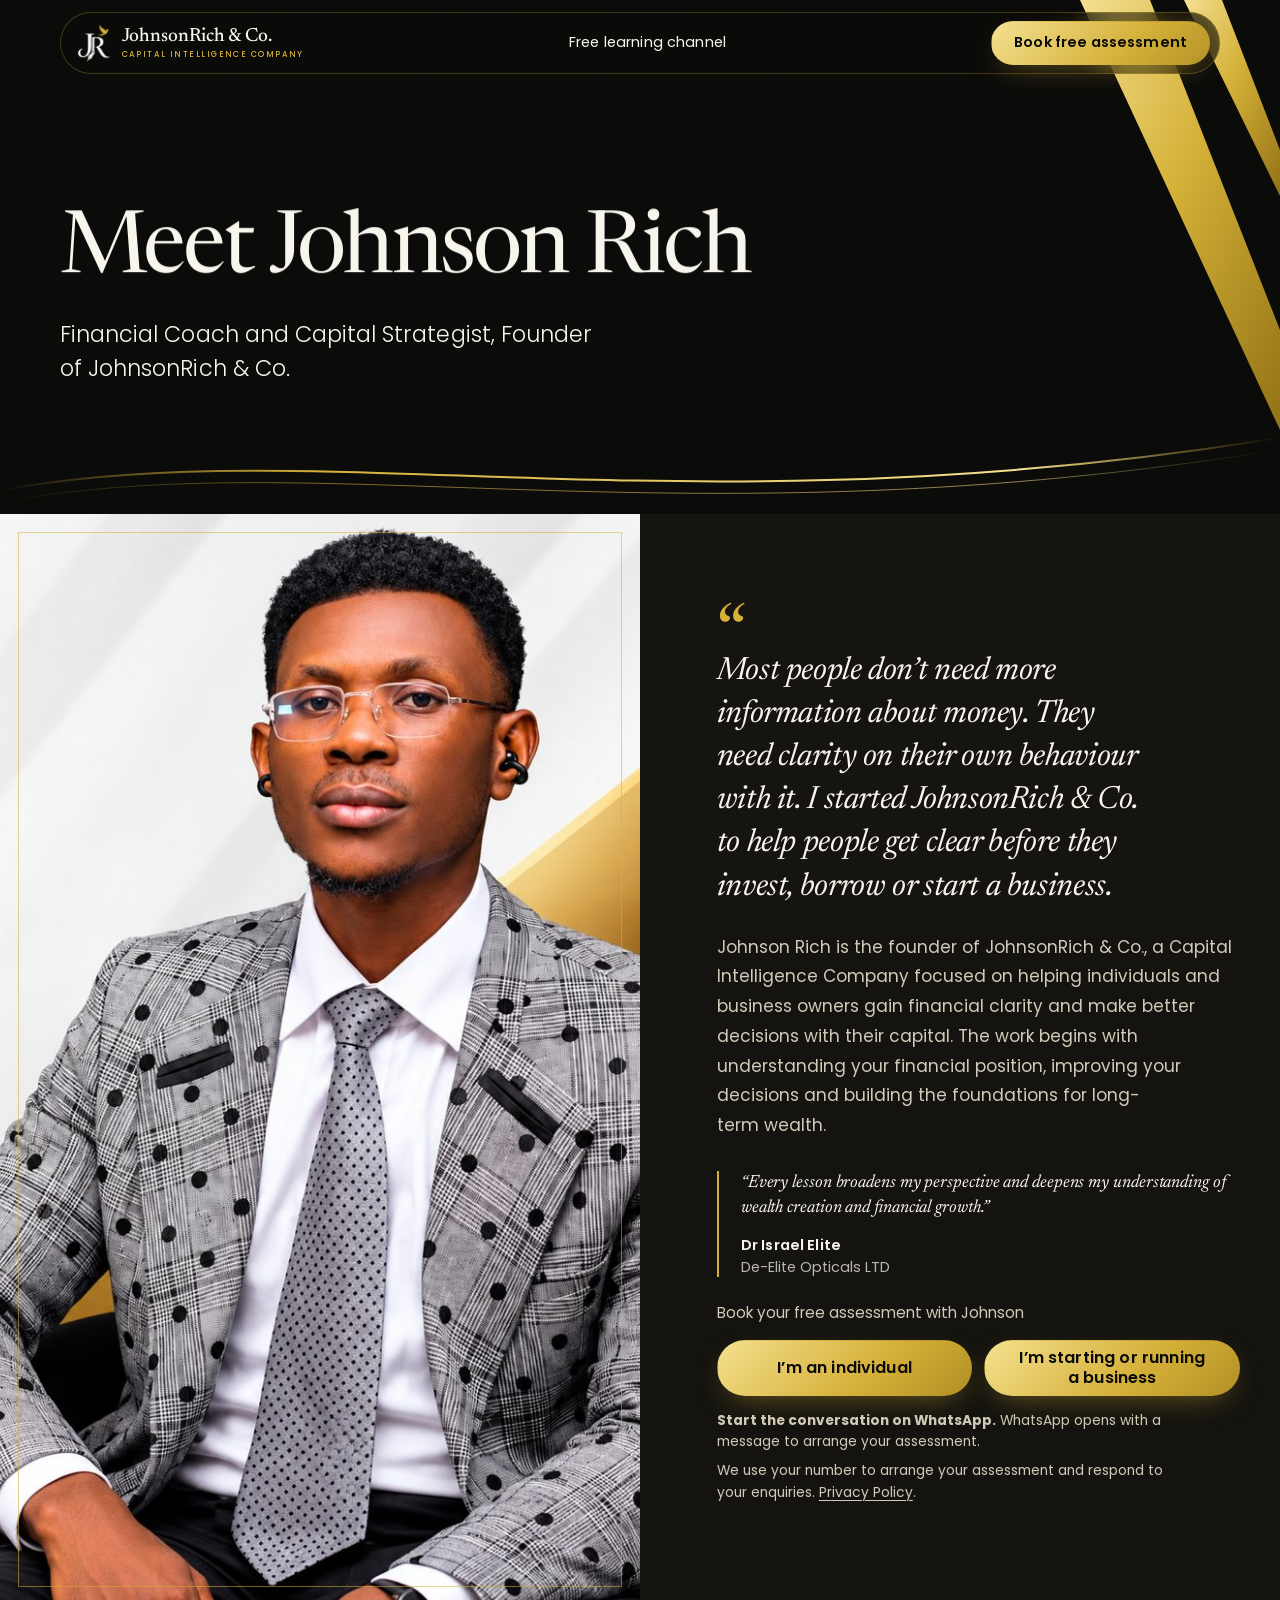
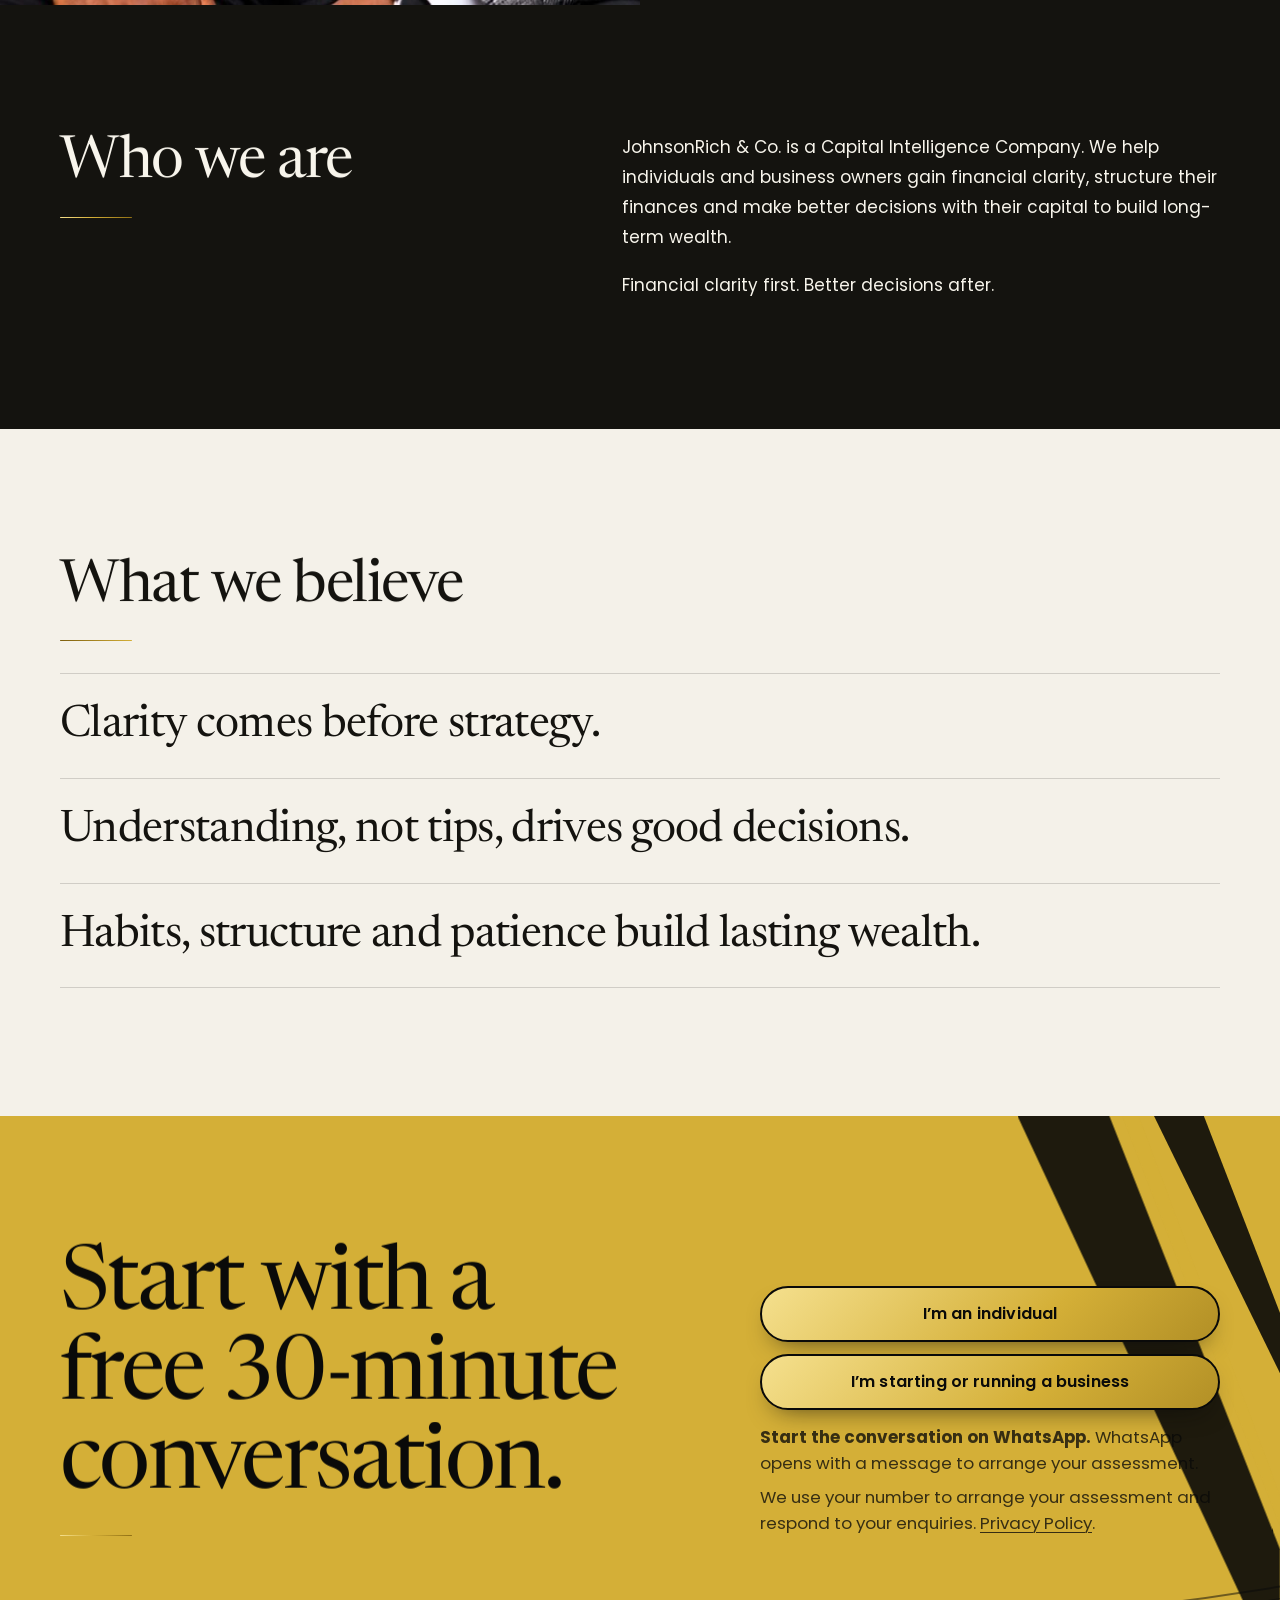
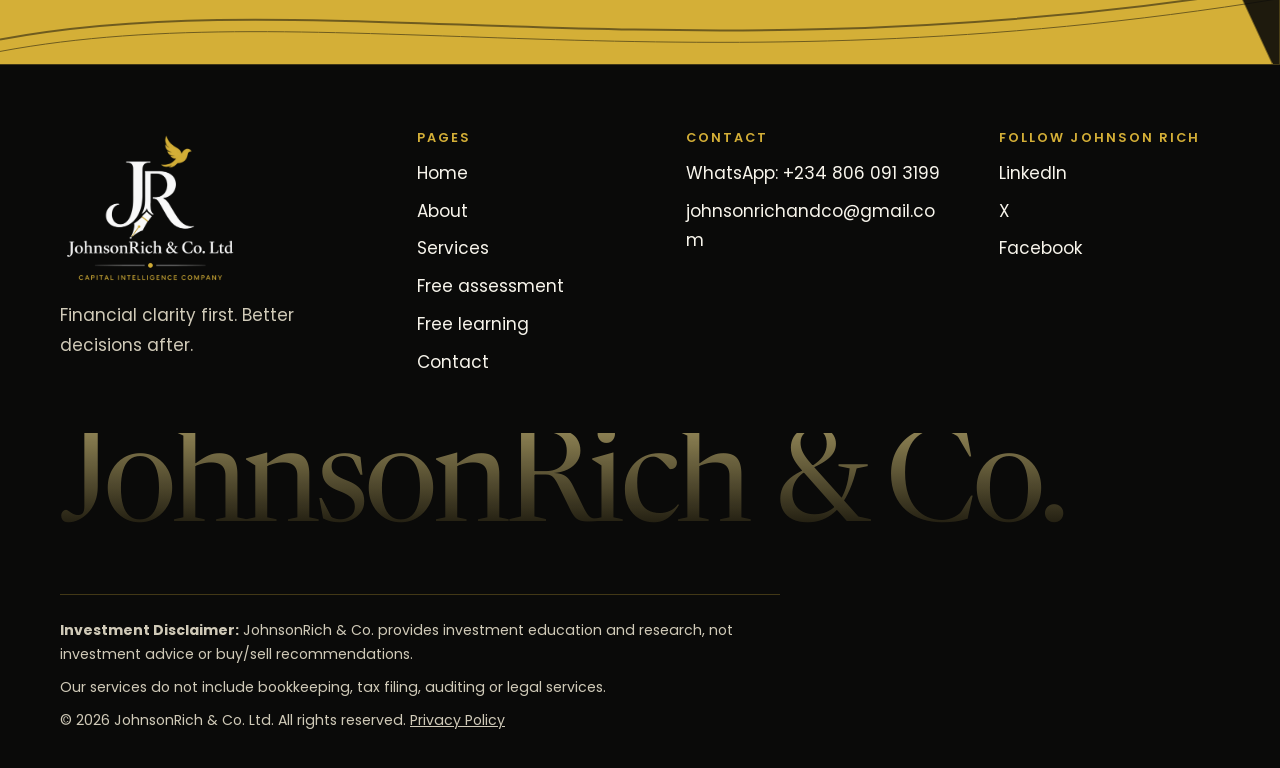
<file: about.html>
<!doctype html>
<html lang="en">
<head>
<meta charset="utf-8">
<meta name="viewport" content="width=device-width, initial-scale=1, viewport-fit=cover">
<title>About Johnson Rich | JohnsonRich &amp; Co.</title>
<meta name="description" content="Johnson Rich is a financial coach and the founder of JohnsonRich &amp; Co., a Capital Intelligence Company.">
<link rel="canonical" href="https://johnsonrich.com/about.html">
<meta name="robots" content="index, follow, max-image-preview:large">
<meta name="author" content="Johnson Rich">
<meta property="og:site_name" content="JohnsonRich &amp; Co.">
<meta property="og:title" content="About Johnson Rich | JohnsonRich &amp; Co.">
<meta property="og:description" content="Johnson Rich is a financial coach and the founder of JohnsonRich &amp; Co., a Capital Intelligence Company.">
<meta property="og:type" content="website">
<meta property="og:url" content="https://johnsonrich.com/about.html">
<meta property="og:image" content="https://johnsonrich.com/assets/og-image.jpg">
<meta property="og:image:width" content="1200">
<meta property="og:image:height" content="630">
<meta property="og:image:alt" content="JohnsonRich &amp; Co., Capital Intelligence Company. Book a free 30-minute Financial Clarity Assessment.">
<meta name="twitter:card" content="summary_large_image">
<meta name="twitter:title" content="About Johnson Rich | JohnsonRich &amp; Co.">
<meta name="twitter:description" content="Johnson Rich is a financial coach and the founder of JohnsonRich &amp; Co., a Capital Intelligence Company.">
<meta name="twitter:image" content="https://johnsonrich.com/assets/og-image.jpg">
<script type="application/ld+json">{"@context":"https://schema.org","@graph":[{"@id":"https://johnsonrich.com/#organization","@type":"Organization","name":"JohnsonRich & Co. Ltd","url":"https://johnsonrich.com/"},{"@type":"BreadcrumbList","itemListElement":[{"@type":"ListItem","position":1,"name":"Home","item":"https://johnsonrich.com/"},{"@type":"ListItem","position":2,"name":"About","item":"https://johnsonrich.com/about.html"}]},{"@type":"Person","@id":"https://johnsonrich.com/#johnson-rich","name":"Johnson Rich","jobTitle":"Financial Coach and Founder","image":"https://johnsonrich.com/assets/johnson-studio.jpg","worksFor":{"@id":"https://johnsonrich.com/#organization"},"sameAs":["https://www.linkedin.com/in/johnson-rich-455143250","https://x.com/JohnsonRich_","https://www.facebook.com/share/1H2qCmUGoB/"]},{"@type":"AboutPage","name":"About Johnson Rich | JohnsonRich & Co.","url":"https://johnsonrich.com/about.html","mainEntity":{"@id":"https://johnsonrich.com/#johnson-rich"}}]}</script>
<meta name="theme-color" content="#0a0a09">
<link rel="icon" type="image/png" href="assets/favicon.png">
<link rel="apple-touch-icon" href="assets/favicon.png">
<link rel="preconnect" href="https://fonts.googleapis.com">
<link rel="preconnect" href="https://fonts.gstatic.com" crossorigin>
<link rel="stylesheet" href="https://fonts.googleapis.com/css2?family=Newsreader:ital,opsz,wght@0,6..72,300..600;1,6..72,300..600&family=Poppins:wght@300;400;500;600&display=swap">
<link rel="stylesheet" href="css/site.css">
</head>
<body>
<div id="site" data-page="about">
<svg class="svg-defs" width="0" height="0" aria-hidden="true" focusable="false"><defs>
<linearGradient id="goldG" x1="0" y1="0" x2="1" y2="1"><stop offset="0" stop-color="#f5e08e"/><stop offset=".45" stop-color="#d4af37"/><stop offset="1" stop-color="#8f6f14"/></linearGradient>
<linearGradient id="goldLine" x1="0" y1="0" x2="1" y2="0"><stop offset="0" stop-color="#d4af37" stop-opacity="0"/><stop offset=".25" stop-color="#d4af37"/><stop offset=".8" stop-color="#f5e08e"/><stop offset="1" stop-color="#d4af37" stop-opacity="0"/></linearGradient>
</defs></svg>

<a class="skip" href="#main">Skip to content</a>
<header class="site-header">
  <div class="wrap">
    <div class="pill">
      <a class="brand" href="index.html" aria-label="JohnsonRich &amp; Co. home">
        <img src="assets/logo-emblem.png" alt="" width="34" height="38">
        <span><span class="brand__name">JohnsonRich &amp; Co.</span><span class="brand__tag">Capital Intelligence Company</span></span>
      </a>
      <nav class="nav" aria-label="Main">
        <a href="https://whatsapp.com/channel/0029VbBi3D06xCSTv1aCb52i" target="_blank" rel="noopener" data-nav="learn" data-track="whatsapp_channel" data-loc="nav">Free learning channel</a>
      </nav>
      <div class="bk header-cta">
        <button class="btn btn--sm bk__btn" id="bk-btn" type="button" aria-expanded="false" aria-controls="bk-panel">Book free assessment</button>
        <div class="bk__panel" id="bk-panel" hidden>
          <a class="bk__opt" href="https://wa.link/sicsiv" target="_blank" rel="noopener" data-track="assessment_individual" data-loc="header">I&rsquo;m an individual</a>
          <a class="bk__opt" href="https://wa.link/jt3h2l" target="_blank" rel="noopener" data-track="assessment_business" data-loc="header">I&rsquo;m starting or running a business</a>
          <small>WhatsApp opens with a message to arrange your assessment.</small>
        </div>
      </div>
      <button class="menu-btn" id="menu-btn" type="button" aria-expanded="false" aria-controls="mobile-nav" aria-label="Open menu">
        <span class="burger" aria-hidden="true"><i></i><i></i><i></i></span>
      </button>
    </div>
  </div>
  <div class="mobile-nav" id="mobile-nav" hidden>
    <a class="mn-link" href="https://whatsapp.com/channel/0029VbBi3D06xCSTv1aCb52i" target="_blank" rel="noopener" data-nav="learn" data-track="whatsapp_channel" data-loc="nav">Free learning channel</a>
    <p class="mobile-nav__label">Book your free assessment</p>
    <div class="choose choose--stack"><div class="choose__btns">
      <a class="btn" href="https://wa.link/sicsiv" target="_blank" rel="noopener" data-track="assessment_individual" data-loc="mobile-menu">I&rsquo;m an individual</a>
      <a class="btn btn--line" href="https://wa.link/jt3h2l" target="_blank" rel="noopener" data-track="assessment_business" data-loc="mobile-menu">I&rsquo;m starting or running a business</a>
    </div></div>
  </div>
</header>

<main id="main">


<section class="band band--ink page-head">
  <svg class="shards " viewBox="0 0 320 520" aria-hidden="true"><path d="M120 0H190L320 330V430Z" fill="url(#goldG)"/><path class="gap" d="M200 0H212L320 290V312Z" fill="#0a0a09"/><path d="M224 0H262L320 150V196Z" fill="url(#goldG)"/></svg>
  <svg class="swoosh" viewBox="0 0 1200 120" preserveAspectRatio="none" aria-hidden="true"><path d="M0 92C300 22 640 144 1200 30" fill="none" stroke="url(#goldLine)" stroke-width="2" vector-effect="non-scaling-stroke"/><path d="M0 106C300 36 640 158 1200 44" fill="none" stroke="url(#goldLine)" stroke-width="1" opacity=".55" vector-effect="non-scaling-stroke"/></svg>
  <div class="wrap">
    <h1>Meet Johnson Rich</h1>
    <p class="lead">Financial Coach and Capital Strategist, Founder of JohnsonRich &amp; Co.</p>
    
  </div>
</section>

<section class="panel-split">
  <div class="panel-split__img">
    <img src="assets/johnson-studio.jpg" alt="Johnson Rich in a grey patterned blazer and tie" width="900" height="1126">
  </div>
  <div class="panel-split__body">
    <div class="prose">
      <p class="quote">Most people don&rsquo;t need more information about money. They need clarity on their own behaviour with it. I started JohnsonRich &amp; Co. to help people get clear before they invest, borrow or start a business.</p>
    </div>
    <p class="bio">Johnson Rich is the founder of JohnsonRich &amp; Co., a Capital Intelligence Company focused on helping individuals and business owners gain financial clarity and make better decisions with their capital. The work begins with understanding your financial position, improving your decisions and building the foundations for long-term wealth.</p>
    <figure class="testi testi--inline"><blockquote><p>&ldquo;Every lesson broadens my perspective and deepens my understanding of wealth creation and financial growth.&rdquo;</p></blockquote><figcaption><strong>Dr Israel Elite</strong><span>De-Elite Opticals LTD</span></figcaption></figure>
    <div><p class="fine" style="margin-bottom:14px">Book your free assessment with Johnson</p><div class="choose "><div class="choose__btns"><a class="btn " href="https://wa.link/sicsiv" target="_blank" rel="noopener" data-track="assessment_individual">I&rsquo;m an individual</a><a class="btn btn--line" href="https://wa.link/jt3h2l" target="_blank" rel="noopener" data-track="assessment_business">I&rsquo;m starting or running a business</a></div><p class="choose__note"><strong>Start the conversation on WhatsApp.</strong> WhatsApp opens with a message to arrange your assessment.</p><p class="choose__note">We use your number to arrange your assessment and respond to your enquiries. <a href="privacy.html">Privacy Policy</a>.</p></div></div>
  </div>
</section>

<section class="band band--ink2">
  <div class="wrap split">
    <h2>Who we are</h2>
    <div class="prose measure">
      <p>JohnsonRich &amp; Co. is a Capital Intelligence Company. We help individuals and business owners gain financial clarity, structure their finances and make better decisions with their capital to build long-term wealth.</p>
      <p>Financial clarity first. Better decisions after.</p>
    </div>
  </div>
</section>

<section class="band band--paper2" id="believe">
  <div class="wrap">
    <h2>What we believe</h2>
    <ul class="beliefs">
      <li>Clarity comes before strategy.</li>
      <li>Understanding, not tips, drives good decisions.</li>
      <li>Habits, structure and patience build lasting wealth.</li>
    </ul>
  </div>
</section>

<section class="band band--gold cta">
  <svg class="shards shards--ink" viewBox="0 0 320 520" aria-hidden="true"><path d="M120 0H190L320 330V430Z" fill="url(#goldG)"/><path class="gap" d="M200 0H212L320 290V312Z" fill="#0a0a09"/><path d="M224 0H262L320 150V196Z" fill="url(#goldG)"/></svg>
  <svg class="swoosh" viewBox="0 0 1200 120" preserveAspectRatio="none" aria-hidden="true"><path d="M0 92C300 22 640 144 1200 30" fill="none" stroke="url(#goldLine)" stroke-width="2" vector-effect="non-scaling-stroke"/><path d="M0 106C300 36 640 158 1200 44" fill="none" stroke="url(#goldLine)" stroke-width="1" opacity=".55" vector-effect="non-scaling-stroke"/></svg>
  <div class="wrap">
    <h2>Start with a free 30-minute conversation.</h2>
    <div class="stack">
      
      <div class="choose "><div class="choose__btns"><a class="btn btn--ink" href="https://wa.link/sicsiv" target="_blank" rel="noopener" data-track="assessment_individual">I&rsquo;m an individual</a><a class="btn btn--line" href="https://wa.link/jt3h2l" target="_blank" rel="noopener" data-track="assessment_business">I&rsquo;m starting or running a business</a></div><p class="choose__note"><strong>Start the conversation on WhatsApp.</strong> WhatsApp opens with a message to arrange your assessment.</p><p class="choose__note">We use your number to arrange your assessment and respond to your enquiries. <a href="privacy.html">Privacy Policy</a>.</p></div>
    </div>
  </div>
</section>


</main>

<footer class="site-footer">
  <div class="wrap">
    <div class="footer-grid">
      <div class="footer-brand">
        <img src="assets/logo-full.png" alt="JohnsonRich &amp; Co. Ltd, Capital Intelligence Company" width="180" height="158" loading="lazy">
        <p class="muted">Financial clarity first. Better decisions after.</p>
      </div>
      <div class="footer-col">
        <h2>Pages</h2>
        <a href="index.html">Home</a>
        <a href="about.html">About</a>
        <a href="services.html">Services</a>
        <a href="assessment.html">Free assessment</a>
        <a href="learn.html">Free learning</a>
        <a href="contact.html">Contact</a>
      </div>
      <div class="footer-col">
        <h2>Contact</h2>
        <a href="https://wa.me/2348060913199" target="_blank" rel="noopener" data-track="whatsapp_contact" data-loc="footer">WhatsApp: +234 806 091 3199</a>
        <a href="mailto:johnsonrichandco@gmail.com" data-track="email_click" data-loc="footer">johnsonrichandco@gmail.com</a>
      </div>
      <div class="footer-col">
        <h2>Follow Johnson Rich</h2>
        <a href="https://www.linkedin.com/in/johnson-rich-455143250" target="_blank" rel="noopener noreferrer">LinkedIn</a>
        <a href="https://x.com/JohnsonRich_" target="_blank" rel="noopener noreferrer">X</a>
        <a href="https://www.facebook.com/share/1H2qCmUGoB/" target="_blank" rel="noopener noreferrer">Facebook</a>
      </div>
    </div>
    <p class="wordmark" aria-hidden="true">JohnsonRich &amp; Co.</p>
    <div class="legal">
      <p><strong>Investment Disclaimer:</strong> JohnsonRich &amp; Co. provides investment education and research, not investment advice or buy/sell recommendations.</p>
      <p>Our services do not include bookkeeping, tax filing, auditing or legal services.</p>
      <p>&copy; <span data-year>2026</span> JohnsonRich &amp; Co. Ltd. All rights reserved. <a href="privacy.html">Privacy Policy</a></p>
    </div>
  </div>
</footer>
<div class="dock">
  <span>Free 30-minute<br>assessment</span>
  <div class="dock__btns">
    <a class="btn btn--sm" href="https://wa.link/sicsiv" target="_blank" rel="noopener" data-track="assessment_individual" data-loc="dock">Individual</a>
    <a class="btn btn--sm btn--line" href="https://wa.link/jt3h2l" target="_blank" rel="noopener" data-track="assessment_business" data-loc="dock">Business</a>
  </div>
</div>

</div>
<script src="js/site.js" defer></script>
</body>
</html>
</file>
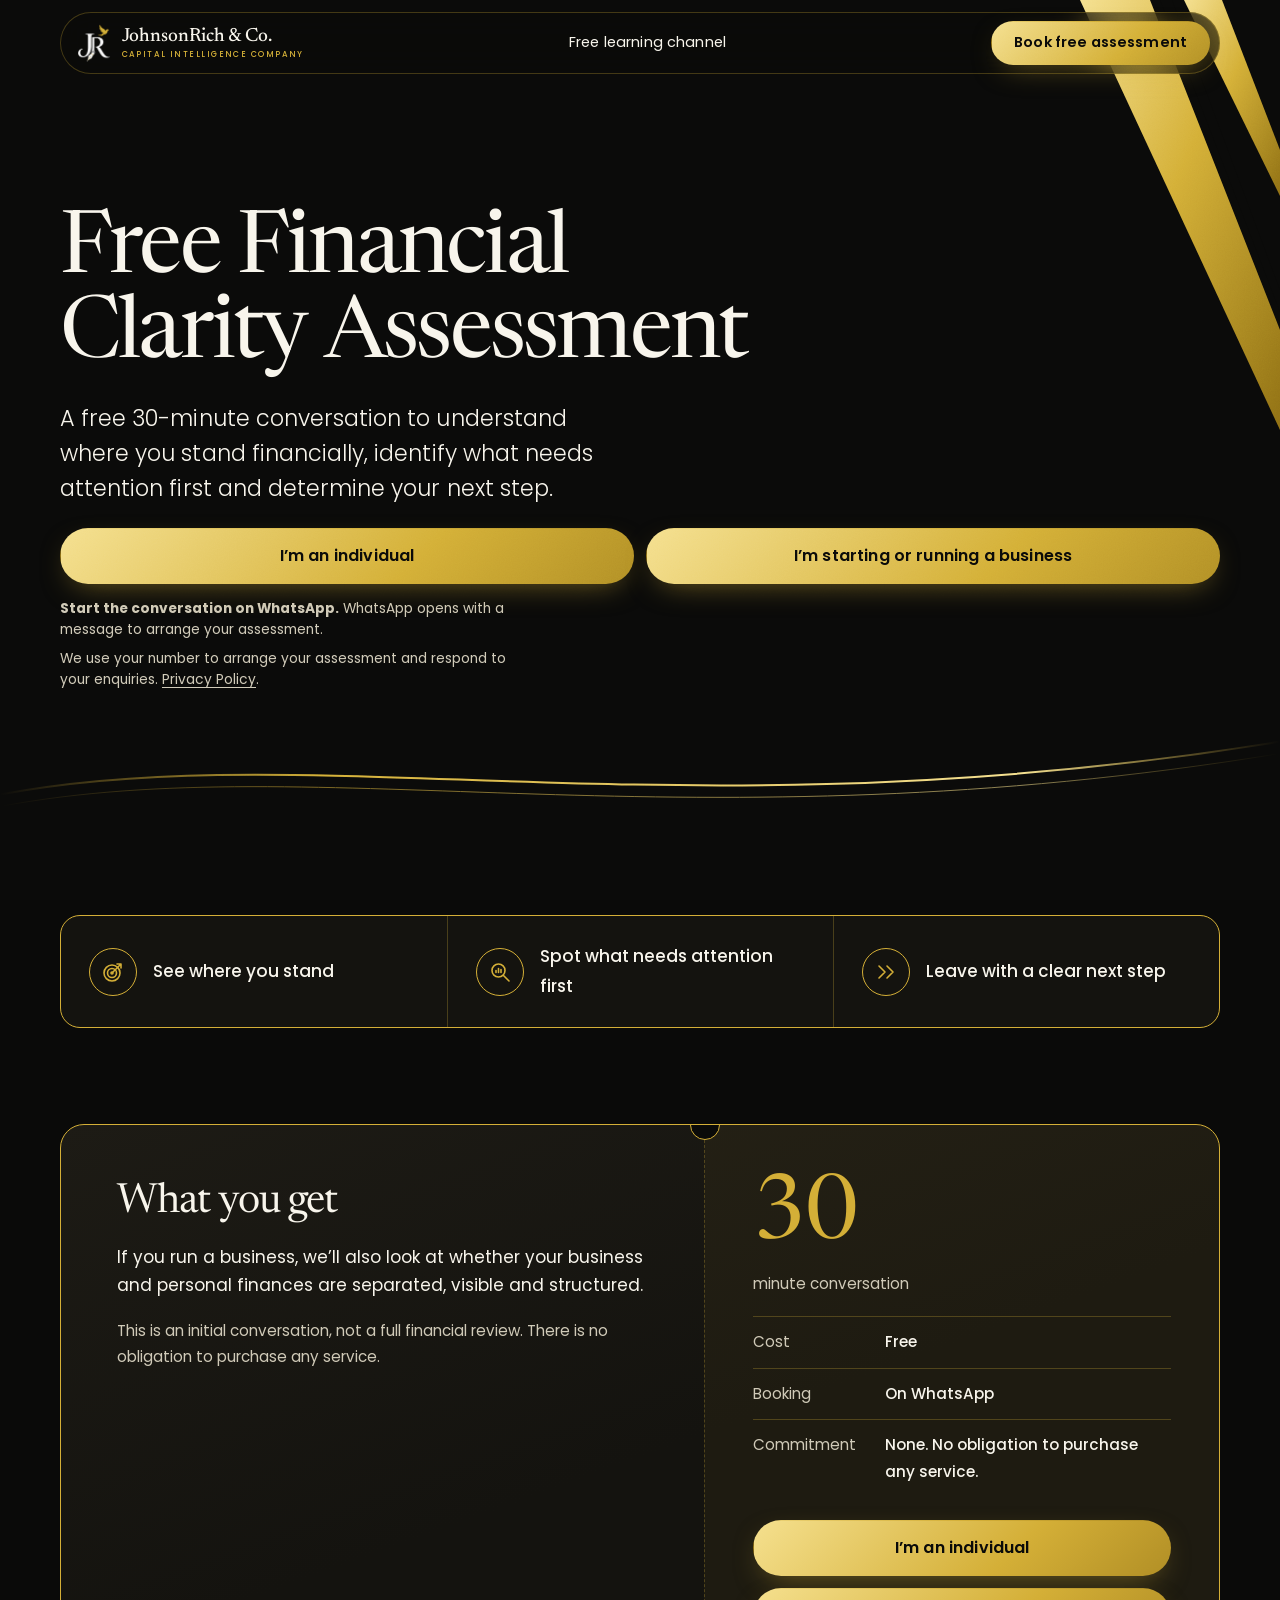
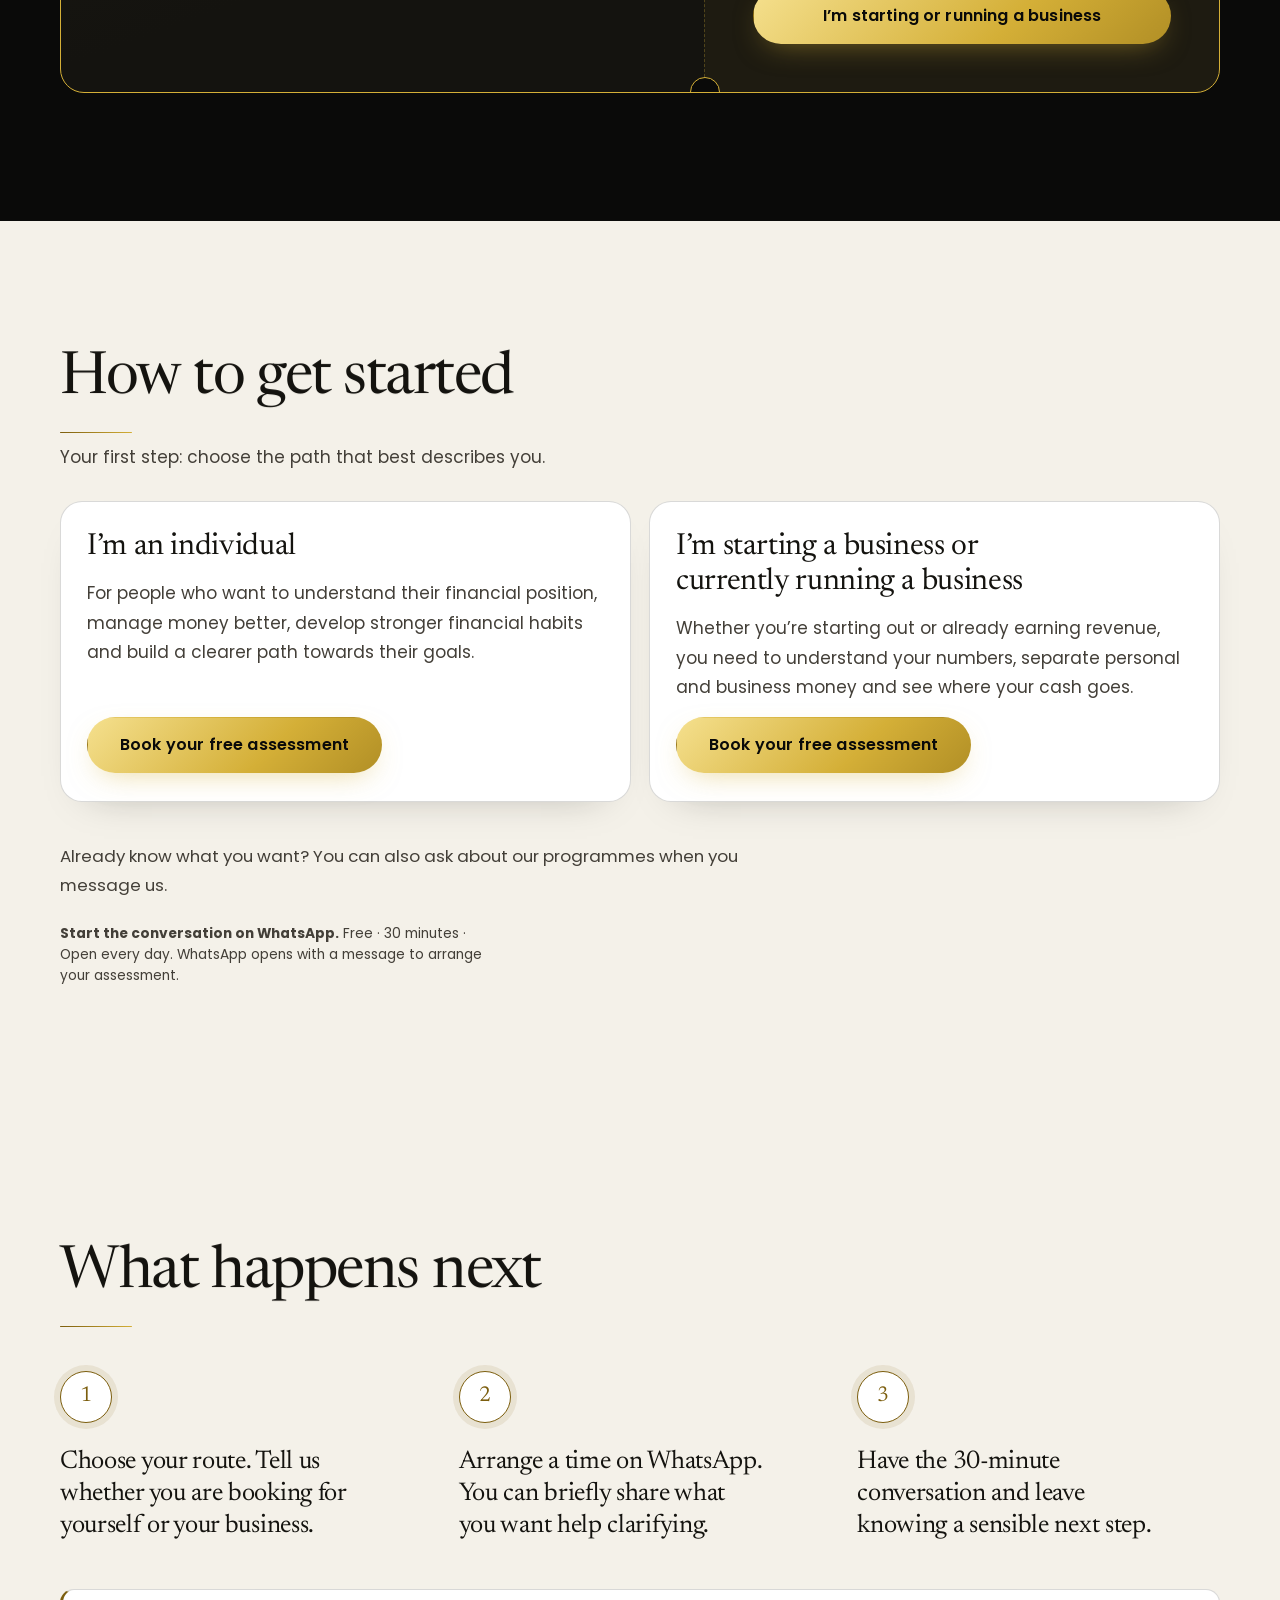
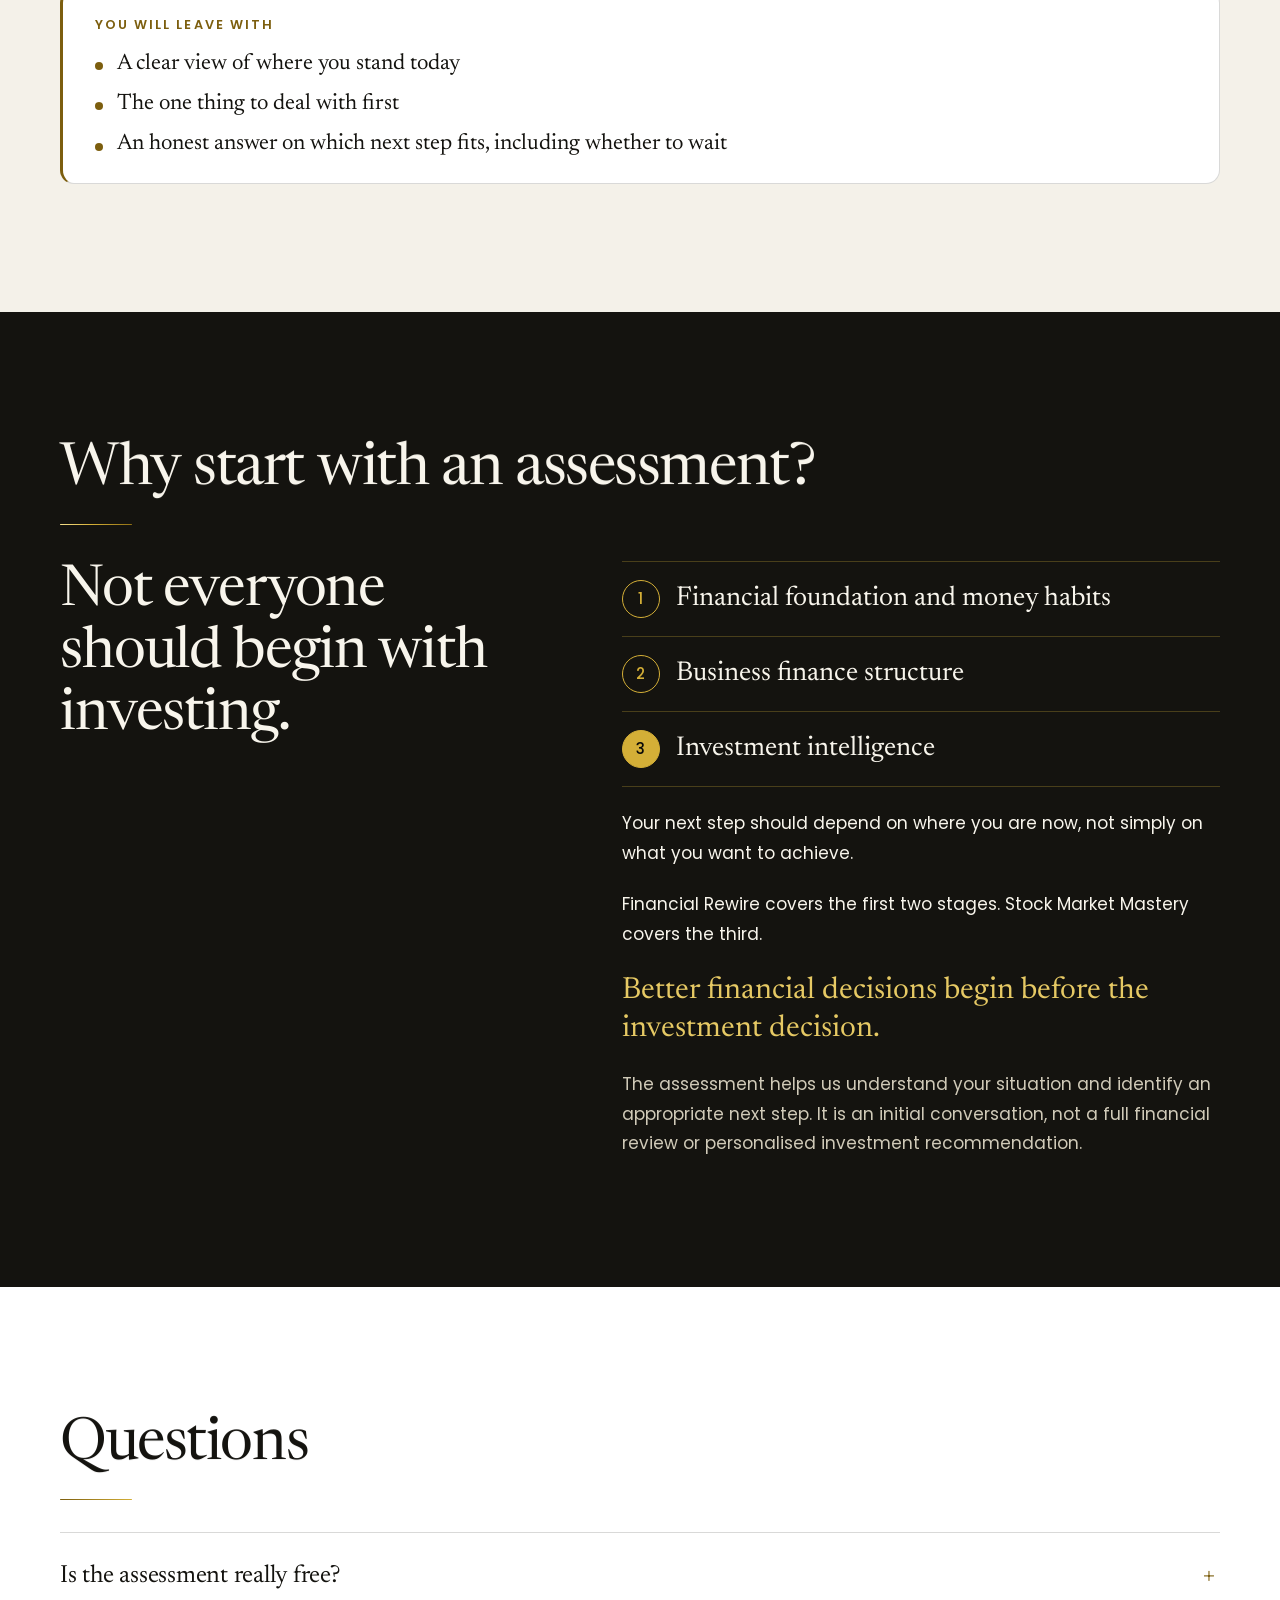
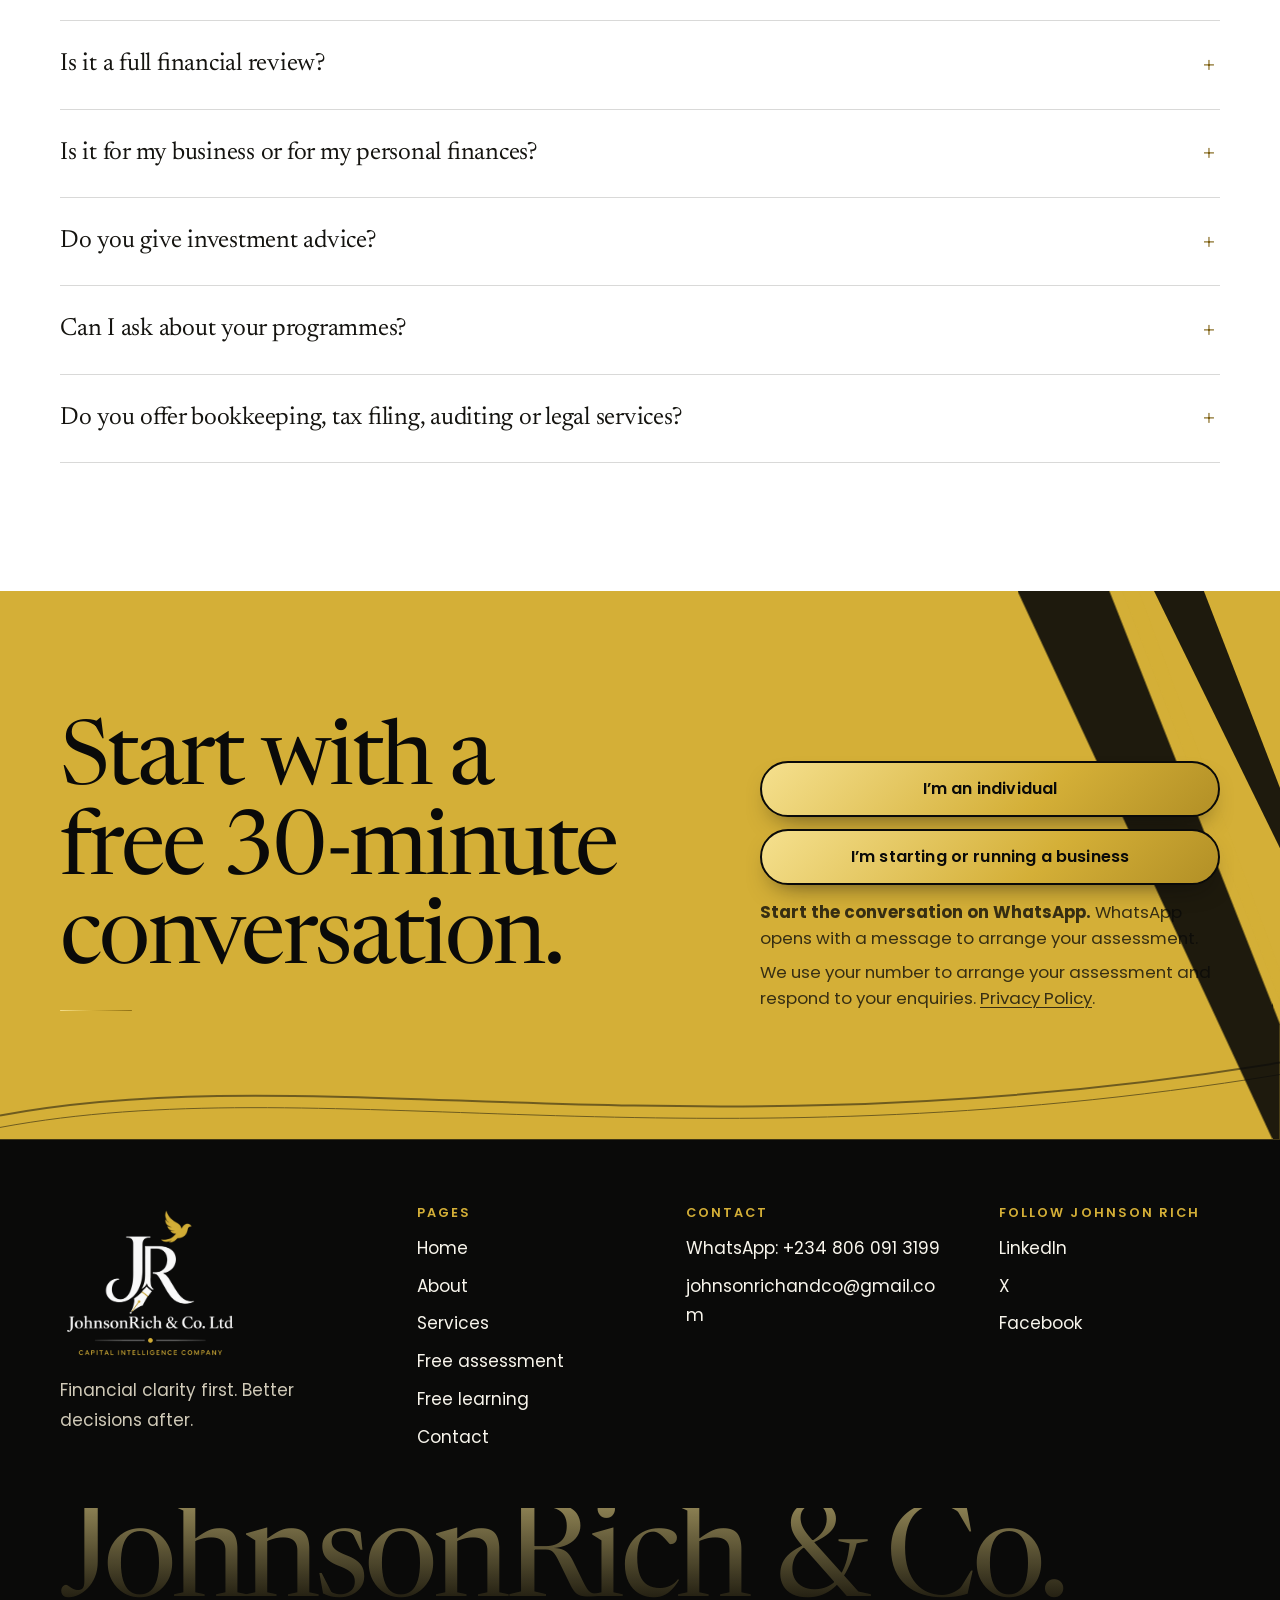
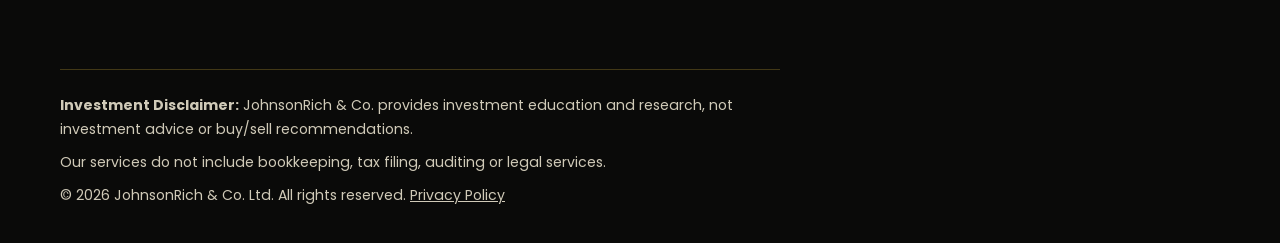
<file: assessment.html>
<!doctype html>
<html lang="en">
<head>
<meta charset="utf-8">
<meta name="viewport" content="width=device-width, initial-scale=1, viewport-fit=cover">
<title>Free Financial Clarity Assessment | JohnsonRich &amp; Co.</title>
<meta name="description" content="A free 30-minute conversation to understand where you stand financially and decide your next step. Book on WhatsApp.">
<link rel="canonical" href="https://johnsonrich.com/assessment.html">
<meta name="robots" content="index, follow, max-image-preview:large">
<meta name="author" content="Johnson Rich">
<meta property="og:site_name" content="JohnsonRich &amp; Co.">
<meta property="og:title" content="Free Financial Clarity Assessment | JohnsonRich &amp; Co.">
<meta property="og:description" content="A free 30-minute conversation to understand where you stand financially and decide your next step. Book on WhatsApp.">
<meta property="og:type" content="website">
<meta property="og:url" content="https://johnsonrich.com/assessment.html">
<meta property="og:image" content="https://johnsonrich.com/assets/og-image.jpg">
<meta property="og:image:width" content="1200">
<meta property="og:image:height" content="630">
<meta property="og:image:alt" content="JohnsonRich &amp; Co., Capital Intelligence Company. Book a free 30-minute Financial Clarity Assessment.">
<meta name="twitter:card" content="summary_large_image">
<meta name="twitter:title" content="Free Financial Clarity Assessment | JohnsonRich &amp; Co.">
<meta name="twitter:description" content="A free 30-minute conversation to understand where you stand financially and decide your next step. Book on WhatsApp.">
<meta name="twitter:image" content="https://johnsonrich.com/assets/og-image.jpg">
<script type="application/ld+json">{"@context":"https://schema.org","@graph":[{"@id":"https://johnsonrich.com/#organization","@type":"Organization","name":"JohnsonRich & Co. Ltd","url":"https://johnsonrich.com/"},{"@type":"BreadcrumbList","itemListElement":[{"@type":"ListItem","position":1,"name":"Home","item":"https://johnsonrich.com/"},{"@type":"ListItem","position":2,"name":"Free assessment","item":"https://johnsonrich.com/assessment.html"}]},{"@type":"Service","name":"Free Financial Clarity Assessment","url":"https://johnsonrich.com/assessment.html","description":"A free 30-minute conversation to understand where you stand financially, identify what needs attention first and determine your next step.","provider":{"@id":"https://johnsonrich.com/#organization"}},{"@type":"FAQPage","mainEntity":[{"@type":"Question","name":"Is the assessment really free?","acceptedAnswer":{"@type":"Answer","text":"Yes. It is a free 30-minute conversation, and there is no obligation to purchase any service."}},{"@type":"Question","name":"Is it a full financial review?","acceptedAnswer":{"@type":"Answer","text":"No. It is an initial conversation to understand where you stand financially, identify what needs attention first and determine your next step."}},{"@type":"Question","name":"Is it for my business or for my personal finances?","acceptedAnswer":{"@type":"Answer","text":"For individuals and business owners. Choose whether you are booking as an individual or business owner. If you run a business, we’ll also look at whether your business and personal finances are separated, visible and structured."}},{"@type":"Question","name":"Do you give investment advice?","acceptedAnswer":{"@type":"Answer","text":"No. JohnsonRich & Co. provides investment education and research, not investment advice or buy/sell recommendations."}},{"@type":"Question","name":"Can I ask about your programmes?","acceptedAnswer":{"@type":"Answer","text":"Yes. You can also ask about our programmes when you message us. Enrolment in Financial Rewire is by cohort, so ask about the next intake during your assessment."}},{"@type":"Question","name":"Do you offer bookkeeping, tax filing, auditing or legal services?","acceptedAnswer":{"@type":"Answer","text":"No. Our services do not include bookkeeping, tax filing, auditing or legal services."}}]}]}</script>
<meta name="theme-color" content="#0a0a09">
<link rel="icon" type="image/png" href="assets/favicon.png">
<link rel="apple-touch-icon" href="assets/favicon.png">
<link rel="preconnect" href="https://fonts.googleapis.com">
<link rel="preconnect" href="https://fonts.gstatic.com" crossorigin>
<link rel="stylesheet" href="https://fonts.googleapis.com/css2?family=Newsreader:ital,opsz,wght@0,6..72,300..600;1,6..72,300..600&family=Poppins:wght@300;400;500;600&display=swap">
<link rel="stylesheet" href="css/site.css">
</head>
<body>
<div id="site" data-page="assessment">
<svg class="svg-defs" width="0" height="0" aria-hidden="true" focusable="false"><defs>
<linearGradient id="goldG" x1="0" y1="0" x2="1" y2="1"><stop offset="0" stop-color="#f5e08e"/><stop offset=".45" stop-color="#d4af37"/><stop offset="1" stop-color="#8f6f14"/></linearGradient>
<linearGradient id="goldLine" x1="0" y1="0" x2="1" y2="0"><stop offset="0" stop-color="#d4af37" stop-opacity="0"/><stop offset=".25" stop-color="#d4af37"/><stop offset=".8" stop-color="#f5e08e"/><stop offset="1" stop-color="#d4af37" stop-opacity="0"/></linearGradient>
</defs></svg>

<a class="skip" href="#main">Skip to content</a>
<header class="site-header">
  <div class="wrap">
    <div class="pill">
      <a class="brand" href="index.html" aria-label="JohnsonRich &amp; Co. home">
        <img src="assets/logo-emblem.png" alt="" width="34" height="38">
        <span><span class="brand__name">JohnsonRich &amp; Co.</span><span class="brand__tag">Capital Intelligence Company</span></span>
      </a>
      <nav class="nav" aria-label="Main">
        <a href="https://whatsapp.com/channel/0029VbBi3D06xCSTv1aCb52i" target="_blank" rel="noopener" data-nav="learn" data-track="whatsapp_channel" data-loc="nav">Free learning channel</a>
      </nav>
      <div class="bk header-cta">
        <button class="btn btn--sm bk__btn" id="bk-btn" type="button" aria-expanded="false" aria-controls="bk-panel">Book free assessment</button>
        <div class="bk__panel" id="bk-panel" hidden>
          <a class="bk__opt" href="https://wa.link/sicsiv" target="_blank" rel="noopener" data-track="assessment_individual" data-loc="header">I&rsquo;m an individual</a>
          <a class="bk__opt" href="https://wa.link/jt3h2l" target="_blank" rel="noopener" data-track="assessment_business" data-loc="header">I&rsquo;m starting or running a business</a>
          <small>WhatsApp opens with a message to arrange your assessment.</small>
        </div>
      </div>
      <button class="menu-btn" id="menu-btn" type="button" aria-expanded="false" aria-controls="mobile-nav" aria-label="Open menu">
        <span class="burger" aria-hidden="true"><i></i><i></i><i></i></span>
      </button>
    </div>
  </div>
  <div class="mobile-nav" id="mobile-nav" hidden>
    <a class="mn-link" href="https://whatsapp.com/channel/0029VbBi3D06xCSTv1aCb52i" target="_blank" rel="noopener" data-nav="learn" data-track="whatsapp_channel" data-loc="nav">Free learning channel</a>
    <p class="mobile-nav__label">Book your free assessment</p>
    <div class="choose choose--stack"><div class="choose__btns">
      <a class="btn" href="https://wa.link/sicsiv" target="_blank" rel="noopener" data-track="assessment_individual" data-loc="mobile-menu">I&rsquo;m an individual</a>
      <a class="btn btn--line" href="https://wa.link/jt3h2l" target="_blank" rel="noopener" data-track="assessment_business" data-loc="mobile-menu">I&rsquo;m starting or running a business</a>
    </div></div>
  </div>
</header>

<main id="main">


<section class="band band--ink page-head">
  <svg class="shards " viewBox="0 0 320 520" aria-hidden="true"><path d="M120 0H190L320 330V430Z" fill="url(#goldG)"/><path class="gap" d="M200 0H212L320 290V312Z" fill="#0a0a09"/><path d="M224 0H262L320 150V196Z" fill="url(#goldG)"/></svg>
  <svg class="swoosh" viewBox="0 0 1200 120" preserveAspectRatio="none" aria-hidden="true"><path d="M0 92C300 22 640 144 1200 30" fill="none" stroke="url(#goldLine)" stroke-width="2" vector-effect="non-scaling-stroke"/><path d="M0 106C300 36 640 158 1200 44" fill="none" stroke="url(#goldLine)" stroke-width="1" opacity=".55" vector-effect="non-scaling-stroke"/></svg>
  <div class="wrap">
    <h1>Free Financial Clarity Assessment</h1>
    <p class="lead">A free 30-minute conversation to understand where you stand financially, identify what needs attention first and determine your next step.</p>
    <div class="choose "><div class="choose__btns"><a class="btn " href="https://wa.link/sicsiv" target="_blank" rel="noopener" data-track="assessment_individual">I&rsquo;m an individual</a><a class="btn btn--line" href="https://wa.link/jt3h2l" target="_blank" rel="noopener" data-track="assessment_business">I&rsquo;m starting or running a business</a></div><p class="choose__note"><strong>Start the conversation on WhatsApp.</strong> WhatsApp opens with a message to arrange your assessment.</p><p class="choose__note">We use your number to arrange your assessment and respond to your enquiries. <a href="privacy.html">Privacy Policy</a>.</p></div>
  </div>
</section>

<section class="band band--ink intro">
  <div class="wrap">
    <div class="bar">
  <div><span class="ico"><svg viewBox="0 0 24 24" aria-hidden="true"><circle cx="11" cy="13" r="8"/><circle cx="11" cy="13" r="4.5"/><circle cx="11" cy="13" r="1"/><path d="M12 12l8-8M16 4h4v4"/></svg></span>See where you stand</div>
  <div><span class="ico"><svg viewBox="0 0 24 24" aria-hidden="true"><circle cx="10.5" cy="10.5" r="6.5"/><path d="M15.5 15.5L21 21M8 12.5v-2M10.5 12.5v-4M13 12.5v-3"/></svg></span>Spot what needs attention first</div>
  <div><span class="ico"><svg viewBox="0 0 24 24" aria-hidden="true"><path d="M5 6l6 6-6 6M13 6l6 6-6 6"/></svg></span>Leave with a clear next step</div>
</div>
    <div class="pass">
      <div class="pass__main">
        <h2>What you get</h2>
        <p>If you run a business, we&rsquo;ll also look at whether your business and personal finances are separated, visible and structured.</p>
        <p class="fine">This is an initial conversation, not a full financial review. There is no obligation to purchase any service.</p>
      </div>
      <div class="pass__stub">
        <p class="pass__big">30<small>minute conversation</small></p>
        <dl>
          <div><dt>Cost</dt><dd>Free</dd></div>
          <div><dt>Booking</dt><dd>On WhatsApp</dd></div>
          <div><dt>Commitment</dt><dd>None. No obligation to purchase any service.</dd></div>
        </dl>
        <div class="choose choose--stack"><div class="choose__btns"><a class="btn " href="https://wa.link/sicsiv" target="_blank" rel="noopener" data-track="assessment_individual">I&rsquo;m an individual</a><a class="btn btn--line" href="https://wa.link/jt3h2l" target="_blank" rel="noopener" data-track="assessment_business">I&rsquo;m starting or running a business</a></div></div>
      </div>
    </div>
  </div>
</section>

<section class="band band--paper2" id="start">
  <div class="wrap">
    <h2>How to get started</h2>
    <p class="measure how__lead">Your first step: choose the path that best describes you.</p>
    <div class="paths"><article class="path-card"><h3>I&rsquo;m an individual</h3><p>For people who want to understand their financial position, manage money better, develop stronger financial habits and build a clearer path towards their goals.</p><a class="btn" href="https://wa.link/sicsiv" target="_blank" rel="noopener" data-track="assessment_individual" data-loc="paths">Book your free assessment</a></article><article class="path-card"><h3>I&rsquo;m starting a business or currently running a business</h3><p>Whether you&rsquo;re starting out or already earning revenue, you need to understand your numbers, separate personal and business money and see where your cash goes.</p><a class="btn btn--line" href="https://wa.link/jt3h2l" target="_blank" rel="noopener" data-track="assessment_business" data-loc="paths">Book your free assessment</a></article></div>
    <p class="measure how__note">Already know what you want? You can also ask about our programmes when you message us.</p>
    <p class="choose__note"><strong>Start the conversation on WhatsApp.</strong> Free &middot; 30 minutes &middot; Open every day. WhatsApp opens with a message to arrange your assessment.</p>
  </div>
</section>


<section class="band band--paper2 next" id="next">
  <div class="wrap">
    <h2>What happens next</h2>
    <ol class="hsteps">
      <li><span class="hn">1</span><h3>Choose your route. Tell us whether you are booking for yourself or your business.</h3></li>
      <li><span class="hn">2</span><h3>Arrange a time on WhatsApp. You can briefly share what you want help clarifying.</h3></li>
      <li><span class="hn">3</span><h3>Have the 30-minute conversation and leave knowing a sensible next step.</h3></li>
    </ol>
    <div class="leave-box">
      <p>You will leave with</p>
      <ul>
        <li>A clear view of where you stand today</li>
        <li>The one thing to deal with first</li>
        <li>An honest answer on which next step fits, including whether to wait</li>
      </ul>
    </div>
  </div>
</section>


<section class="band band--ink2 why" id="why">
  <div class="wrap">
    <h2>Why start with an assessment?</h2>
    <div class="why__grid">
      <div class="why__lead">
        <p class="why__big">Not everyone should begin with investing.</p>
      </div>
      <div class="why__flow">
        <ol class="stages">
          <li><span>1</span>Financial foundation and money habits</li>
          <li><span>2</span>Business finance structure</li>
          <li><span>3</span>Investment intelligence</li>
        </ol>
        <p>Your next step should depend on where you are now, not simply on what you want to achieve.</p>
        <p>Financial Rewire covers the first two stages. Stock Market Mastery covers the third.</p>
        <p class="why__close">Better financial decisions begin before the investment decision.</p>
        <p class="muted">The assessment helps us understand your situation and identify an appropriate next step. It is an initial conversation, not a full financial review or personalised investment recommendation.</p>
      </div>
    </div>
  </div>
</section>

<section class="band band--paper">
  <div class="wrap">
    <h2 style="margin-bottom:32px">Questions</h2>
    <details class="faq"><summary>Is the assessment really free?</summary><p>Yes. It is a free 30-minute conversation, and there is no obligation to purchase any service.</p></details>
    <details class="faq"><summary>Is it a full financial review?</summary><p>No. It is an initial conversation to understand where you stand financially, identify what needs attention first and determine your next step.</p></details>
    <details class="faq"><summary>Is it for my business or for my personal finances?</summary><p>For individuals and business owners. Choose whether you are booking as an individual or business owner. If you run a business, we&rsquo;ll also look at whether your business and personal finances are separated, visible and structured.</p></details>
    <details class="faq"><summary>Do you give investment advice?</summary><p>No. JohnsonRich &amp; Co. provides investment education and research, not investment advice or buy/sell recommendations.</p></details>
    <details class="faq"><summary>Can I ask about your programmes?</summary><p>Yes. You can also ask about our programmes when you message us. Enrolment in Financial Rewire is by cohort, so ask about the next intake during your assessment.</p></details>
    <details class="faq"><summary>Do you offer bookkeeping, tax filing, auditing or legal services?</summary><p>No. Our services do not include bookkeeping, tax filing, auditing or legal services.</p></details>
  </div>
</section>

<section class="band band--gold cta">
  <svg class="shards shards--ink" viewBox="0 0 320 520" aria-hidden="true"><path d="M120 0H190L320 330V430Z" fill="url(#goldG)"/><path class="gap" d="M200 0H212L320 290V312Z" fill="#0a0a09"/><path d="M224 0H262L320 150V196Z" fill="url(#goldG)"/></svg>
  <svg class="swoosh" viewBox="0 0 1200 120" preserveAspectRatio="none" aria-hidden="true"><path d="M0 92C300 22 640 144 1200 30" fill="none" stroke="url(#goldLine)" stroke-width="2" vector-effect="non-scaling-stroke"/><path d="M0 106C300 36 640 158 1200 44" fill="none" stroke="url(#goldLine)" stroke-width="1" opacity=".55" vector-effect="non-scaling-stroke"/></svg>
  <div class="wrap">
    <h2>Start with a free 30-minute conversation.</h2>
    <div class="stack">
      
      <div class="choose "><div class="choose__btns"><a class="btn btn--ink" href="https://wa.link/sicsiv" target="_blank" rel="noopener" data-track="assessment_individual">I&rsquo;m an individual</a><a class="btn btn--line" href="https://wa.link/jt3h2l" target="_blank" rel="noopener" data-track="assessment_business">I&rsquo;m starting or running a business</a></div><p class="choose__note"><strong>Start the conversation on WhatsApp.</strong> WhatsApp opens with a message to arrange your assessment.</p><p class="choose__note">We use your number to arrange your assessment and respond to your enquiries. <a href="privacy.html">Privacy Policy</a>.</p></div>
    </div>
  </div>
</section>


</main>

<footer class="site-footer">
  <div class="wrap">
    <div class="footer-grid">
      <div class="footer-brand">
        <img src="assets/logo-full.png" alt="JohnsonRich &amp; Co. Ltd, Capital Intelligence Company" width="180" height="158" loading="lazy">
        <p class="muted">Financial clarity first. Better decisions after.</p>
      </div>
      <div class="footer-col">
        <h2>Pages</h2>
        <a href="index.html">Home</a>
        <a href="about.html">About</a>
        <a href="services.html">Services</a>
        <a href="assessment.html">Free assessment</a>
        <a href="learn.html">Free learning</a>
        <a href="contact.html">Contact</a>
      </div>
      <div class="footer-col">
        <h2>Contact</h2>
        <a href="https://wa.me/2348060913199" target="_blank" rel="noopener" data-track="whatsapp_contact" data-loc="footer">WhatsApp: +234 806 091 3199</a>
        <a href="mailto:johnsonrichandco@gmail.com" data-track="email_click" data-loc="footer">johnsonrichandco@gmail.com</a>
      </div>
      <div class="footer-col">
        <h2>Follow Johnson Rich</h2>
        <a href="https://www.linkedin.com/in/johnson-rich-455143250" target="_blank" rel="noopener noreferrer">LinkedIn</a>
        <a href="https://x.com/JohnsonRich_" target="_blank" rel="noopener noreferrer">X</a>
        <a href="https://www.facebook.com/share/1H2qCmUGoB/" target="_blank" rel="noopener noreferrer">Facebook</a>
      </div>
    </div>
    <p class="wordmark" aria-hidden="true">JohnsonRich &amp; Co.</p>
    <div class="legal">
      <p><strong>Investment Disclaimer:</strong> JohnsonRich &amp; Co. provides investment education and research, not investment advice or buy/sell recommendations.</p>
      <p>Our services do not include bookkeeping, tax filing, auditing or legal services.</p>
      <p>&copy; <span data-year>2026</span> JohnsonRich &amp; Co. Ltd. All rights reserved. <a href="privacy.html">Privacy Policy</a></p>
    </div>
  </div>
</footer>
<div class="dock">
  <span>Free 30-minute<br>assessment</span>
  <div class="dock__btns">
    <a class="btn btn--sm" href="https://wa.link/sicsiv" target="_blank" rel="noopener" data-track="assessment_individual" data-loc="dock">Individual</a>
    <a class="btn btn--sm btn--line" href="https://wa.link/jt3h2l" target="_blank" rel="noopener" data-track="assessment_business" data-loc="dock">Business</a>
  </div>
</div>

</div>
<script src="js/site.js" defer></script>
</body>
</html>
</file>
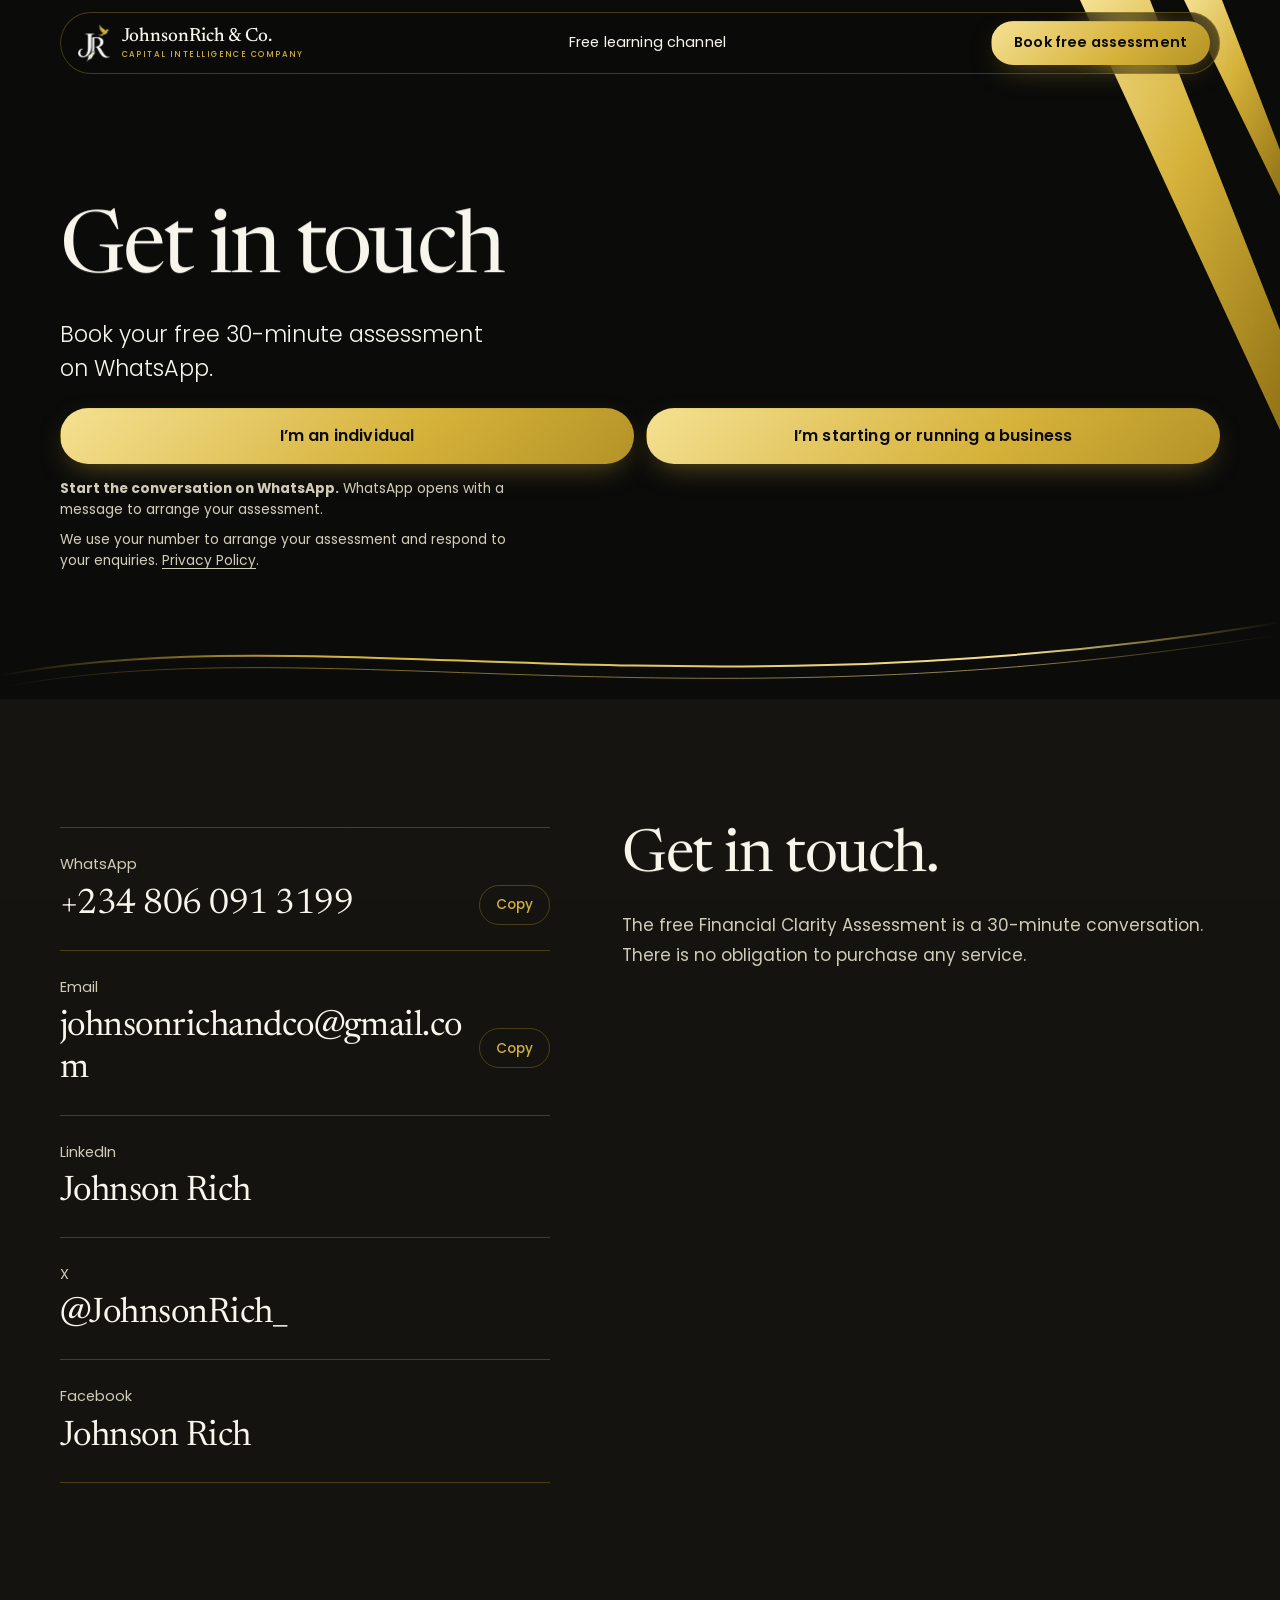
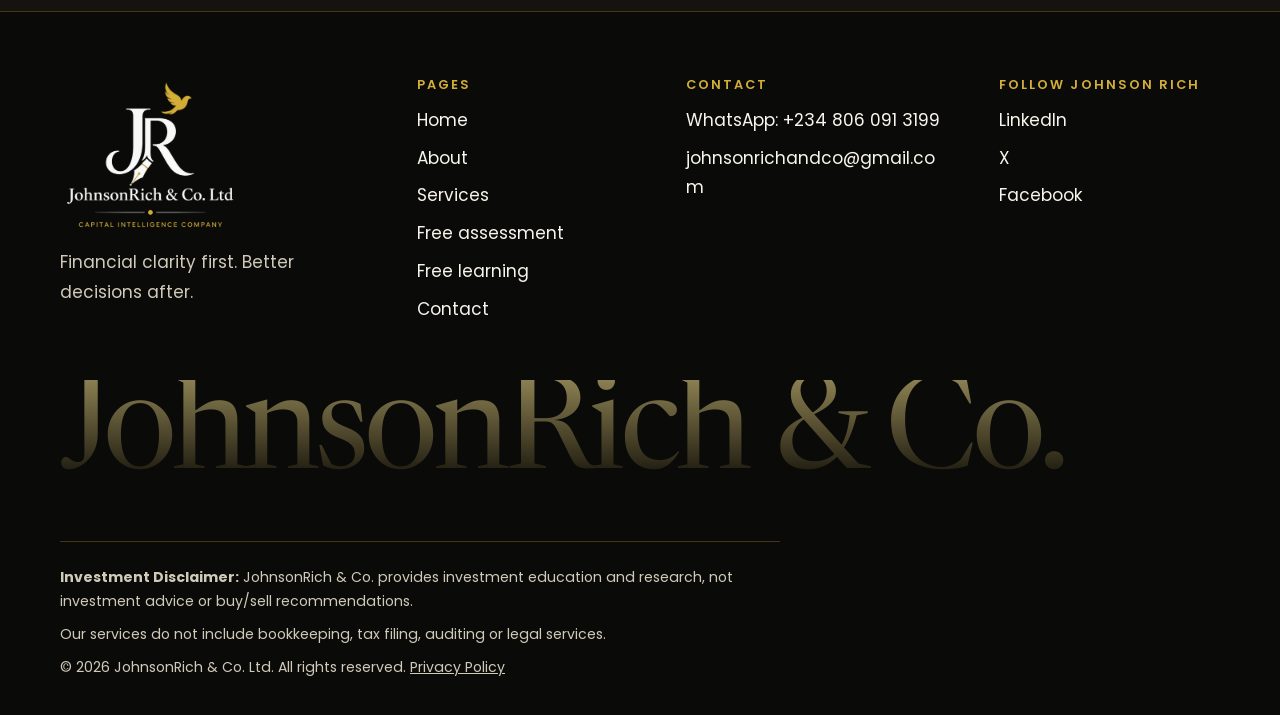
<file: contact.html>
<!doctype html>
<html lang="en">
<head>
<meta charset="utf-8">
<meta name="viewport" content="width=device-width, initial-scale=1, viewport-fit=cover">
<title>Contact | JohnsonRich &amp; Co.</title>
<meta name="description" content="Message Johnson Rich on WhatsApp or by email to book your free Financial Clarity Assessment.">
<link rel="canonical" href="https://johnsonrich.com/contact.html">
<meta name="robots" content="index, follow, max-image-preview:large">
<meta name="author" content="Johnson Rich">
<meta property="og:site_name" content="JohnsonRich &amp; Co.">
<meta property="og:title" content="Contact | JohnsonRich &amp; Co.">
<meta property="og:description" content="Message Johnson Rich on WhatsApp or by email to book your free Financial Clarity Assessment.">
<meta property="og:type" content="website">
<meta property="og:url" content="https://johnsonrich.com/contact.html">
<meta property="og:image" content="https://johnsonrich.com/assets/og-image.jpg">
<meta property="og:image:width" content="1200">
<meta property="og:image:height" content="630">
<meta property="og:image:alt" content="JohnsonRich &amp; Co., Capital Intelligence Company. Book a free 30-minute Financial Clarity Assessment.">
<meta name="twitter:card" content="summary_large_image">
<meta name="twitter:title" content="Contact | JohnsonRich &amp; Co.">
<meta name="twitter:description" content="Message Johnson Rich on WhatsApp or by email to book your free Financial Clarity Assessment.">
<meta name="twitter:image" content="https://johnsonrich.com/assets/og-image.jpg">
<script type="application/ld+json">{"@context":"https://schema.org","@graph":[{"@id":"https://johnsonrich.com/#organization","@type":"Organization","name":"JohnsonRich & Co. Ltd","url":"https://johnsonrich.com/"},{"@type":"BreadcrumbList","itemListElement":[{"@type":"ListItem","position":1,"name":"Home","item":"https://johnsonrich.com/"},{"@type":"ListItem","position":2,"name":"Contact","item":"https://johnsonrich.com/contact.html"}]},{"@type":"ContactPage","name":"Contact | JohnsonRich & Co.","url":"https://johnsonrich.com/contact.html"}]}</script>
<meta name="theme-color" content="#0a0a09">
<link rel="icon" type="image/png" href="assets/favicon.png">
<link rel="apple-touch-icon" href="assets/favicon.png">
<link rel="preconnect" href="https://fonts.googleapis.com">
<link rel="preconnect" href="https://fonts.gstatic.com" crossorigin>
<link rel="stylesheet" href="https://fonts.googleapis.com/css2?family=Newsreader:ital,opsz,wght@0,6..72,300..600;1,6..72,300..600&family=Poppins:wght@300;400;500;600&display=swap">
<link rel="stylesheet" href="css/site.css">
</head>
<body>
<div id="site" data-page="contact">
<svg class="svg-defs" width="0" height="0" aria-hidden="true" focusable="false"><defs>
<linearGradient id="goldG" x1="0" y1="0" x2="1" y2="1"><stop offset="0" stop-color="#f5e08e"/><stop offset=".45" stop-color="#d4af37"/><stop offset="1" stop-color="#8f6f14"/></linearGradient>
<linearGradient id="goldLine" x1="0" y1="0" x2="1" y2="0"><stop offset="0" stop-color="#d4af37" stop-opacity="0"/><stop offset=".25" stop-color="#d4af37"/><stop offset=".8" stop-color="#f5e08e"/><stop offset="1" stop-color="#d4af37" stop-opacity="0"/></linearGradient>
</defs></svg>

<a class="skip" href="#main">Skip to content</a>
<header class="site-header">
  <div class="wrap">
    <div class="pill">
      <a class="brand" href="index.html" aria-label="JohnsonRich &amp; Co. home">
        <img src="assets/logo-emblem.png" alt="" width="34" height="38">
        <span><span class="brand__name">JohnsonRich &amp; Co.</span><span class="brand__tag">Capital Intelligence Company</span></span>
      </a>
      <nav class="nav" aria-label="Main">
        <a href="https://whatsapp.com/channel/0029VbBi3D06xCSTv1aCb52i" target="_blank" rel="noopener" data-nav="learn" data-track="whatsapp_channel" data-loc="nav">Free learning channel</a>
      </nav>
      <div class="bk header-cta">
        <button class="btn btn--sm bk__btn" id="bk-btn" type="button" aria-expanded="false" aria-controls="bk-panel">Book free assessment</button>
        <div class="bk__panel" id="bk-panel" hidden>
          <a class="bk__opt" href="https://wa.link/sicsiv" target="_blank" rel="noopener" data-track="assessment_individual" data-loc="header">I&rsquo;m an individual</a>
          <a class="bk__opt" href="https://wa.link/jt3h2l" target="_blank" rel="noopener" data-track="assessment_business" data-loc="header">I&rsquo;m starting or running a business</a>
          <small>WhatsApp opens with a message to arrange your assessment.</small>
        </div>
      </div>
      <button class="menu-btn" id="menu-btn" type="button" aria-expanded="false" aria-controls="mobile-nav" aria-label="Open menu">
        <span class="burger" aria-hidden="true"><i></i><i></i><i></i></span>
      </button>
    </div>
  </div>
  <div class="mobile-nav" id="mobile-nav" hidden>
    <a class="mn-link" href="https://whatsapp.com/channel/0029VbBi3D06xCSTv1aCb52i" target="_blank" rel="noopener" data-nav="learn" data-track="whatsapp_channel" data-loc="nav">Free learning channel</a>
    <p class="mobile-nav__label">Book your free assessment</p>
    <div class="choose choose--stack"><div class="choose__btns">
      <a class="btn" href="https://wa.link/sicsiv" target="_blank" rel="noopener" data-track="assessment_individual" data-loc="mobile-menu">I&rsquo;m an individual</a>
      <a class="btn btn--line" href="https://wa.link/jt3h2l" target="_blank" rel="noopener" data-track="assessment_business" data-loc="mobile-menu">I&rsquo;m starting or running a business</a>
    </div></div>
  </div>
</header>

<main id="main">


<section class="band band--ink page-head">
  <svg class="shards " viewBox="0 0 320 520" aria-hidden="true"><path d="M120 0H190L320 330V430Z" fill="url(#goldG)"/><path class="gap" d="M200 0H212L320 290V312Z" fill="#0a0a09"/><path d="M224 0H262L320 150V196Z" fill="url(#goldG)"/></svg>
  <svg class="swoosh" viewBox="0 0 1200 120" preserveAspectRatio="none" aria-hidden="true"><path d="M0 92C300 22 640 144 1200 30" fill="none" stroke="url(#goldLine)" stroke-width="2" vector-effect="non-scaling-stroke"/><path d="M0 106C300 36 640 158 1200 44" fill="none" stroke="url(#goldLine)" stroke-width="1" opacity=".55" vector-effect="non-scaling-stroke"/></svg>
  <div class="wrap">
    <h1>Get in touch</h1>
    <p class="lead">Book your free 30-minute assessment on WhatsApp.</p>
    <div class="choose "><div class="choose__btns"><a class="btn " href="https://wa.link/sicsiv" target="_blank" rel="noopener" data-track="assessment_individual">I&rsquo;m an individual</a><a class="btn btn--line" href="https://wa.link/jt3h2l" target="_blank" rel="noopener" data-track="assessment_business">I&rsquo;m starting or running a business</a></div><p class="choose__note"><strong>Start the conversation on WhatsApp.</strong> WhatsApp opens with a message to arrange your assessment.</p><p class="choose__note">We use your number to arrange your assessment and respond to your enquiries. <a href="privacy.html">Privacy Policy</a>.</p></div>
  </div>
</section>

<section class="band band--ink2">
  <div class="wrap split">
    <dl class="contact-list">
      <div class="crow"><dt>WhatsApp</dt><dd class="crow__value"><a href="https://wa.me/2348060913199" target="_blank" rel="noopener" data-track="whatsapp_contact">+234 806 091 3199</a></dd><dd><button class="copy" type="button" data-copy="+234 806 091 3199">Copy</button></dd></div>
      <div class="crow"><dt>Email</dt><dd class="crow__value"><a href="mailto:johnsonrichandco@gmail.com" data-track="email_click">johnsonrichandco@gmail.com</a></dd><dd><button class="copy" type="button" data-copy="johnsonrichandco@gmail.com">Copy</button></dd></div>
      <div class="crow"><dt>LinkedIn</dt><dd class="crow__value"><a href="https://www.linkedin.com/in/johnson-rich-455143250" target="_blank" rel="noopener noreferrer">Johnson Rich</a></dd></div>
      <div class="crow"><dt>X</dt><dd class="crow__value"><a href="https://x.com/JohnsonRich_" target="_blank" rel="noopener noreferrer">@JohnsonRich_</a></dd></div>
      <div class="crow"><dt>Facebook</dt><dd class="crow__value"><a href="https://www.facebook.com/share/1H2qCmUGoB/" target="_blank" rel="noopener noreferrer">Johnson Rich</a></dd></div>
    </dl>
    <div class="stack">
      <h2>Get in touch.</h2>
      <p class="muted measure">The free Financial Clarity Assessment is a 30-minute conversation. There is no obligation to purchase any service.</p>
    </div>
  </div>
</section>

</main>

<footer class="site-footer">
  <div class="wrap">
    <div class="footer-grid">
      <div class="footer-brand">
        <img src="assets/logo-full.png" alt="JohnsonRich &amp; Co. Ltd, Capital Intelligence Company" width="180" height="158" loading="lazy">
        <p class="muted">Financial clarity first. Better decisions after.</p>
      </div>
      <div class="footer-col">
        <h2>Pages</h2>
        <a href="index.html">Home</a>
        <a href="about.html">About</a>
        <a href="services.html">Services</a>
        <a href="assessment.html">Free assessment</a>
        <a href="learn.html">Free learning</a>
        <a href="contact.html">Contact</a>
      </div>
      <div class="footer-col">
        <h2>Contact</h2>
        <a href="https://wa.me/2348060913199" target="_blank" rel="noopener" data-track="whatsapp_contact" data-loc="footer">WhatsApp: +234 806 091 3199</a>
        <a href="mailto:johnsonrichandco@gmail.com" data-track="email_click" data-loc="footer">johnsonrichandco@gmail.com</a>
      </div>
      <div class="footer-col">
        <h2>Follow Johnson Rich</h2>
        <a href="https://www.linkedin.com/in/johnson-rich-455143250" target="_blank" rel="noopener noreferrer">LinkedIn</a>
        <a href="https://x.com/JohnsonRich_" target="_blank" rel="noopener noreferrer">X</a>
        <a href="https://www.facebook.com/share/1H2qCmUGoB/" target="_blank" rel="noopener noreferrer">Facebook</a>
      </div>
    </div>
    <p class="wordmark" aria-hidden="true">JohnsonRich &amp; Co.</p>
    <div class="legal">
      <p><strong>Investment Disclaimer:</strong> JohnsonRich &amp; Co. provides investment education and research, not investment advice or buy/sell recommendations.</p>
      <p>Our services do not include bookkeeping, tax filing, auditing or legal services.</p>
      <p>&copy; <span data-year>2026</span> JohnsonRich &amp; Co. Ltd. All rights reserved. <a href="privacy.html">Privacy Policy</a></p>
    </div>
  </div>
</footer>
<div class="dock">
  <span>Free 30-minute<br>assessment</span>
  <div class="dock__btns">
    <a class="btn btn--sm" href="https://wa.link/sicsiv" target="_blank" rel="noopener" data-track="assessment_individual" data-loc="dock">Individual</a>
    <a class="btn btn--sm btn--line" href="https://wa.link/jt3h2l" target="_blank" rel="noopener" data-track="assessment_business" data-loc="dock">Business</a>
  </div>
</div>

</div>
<script src="js/site.js" defer></script>
</body>
</html>
</file>
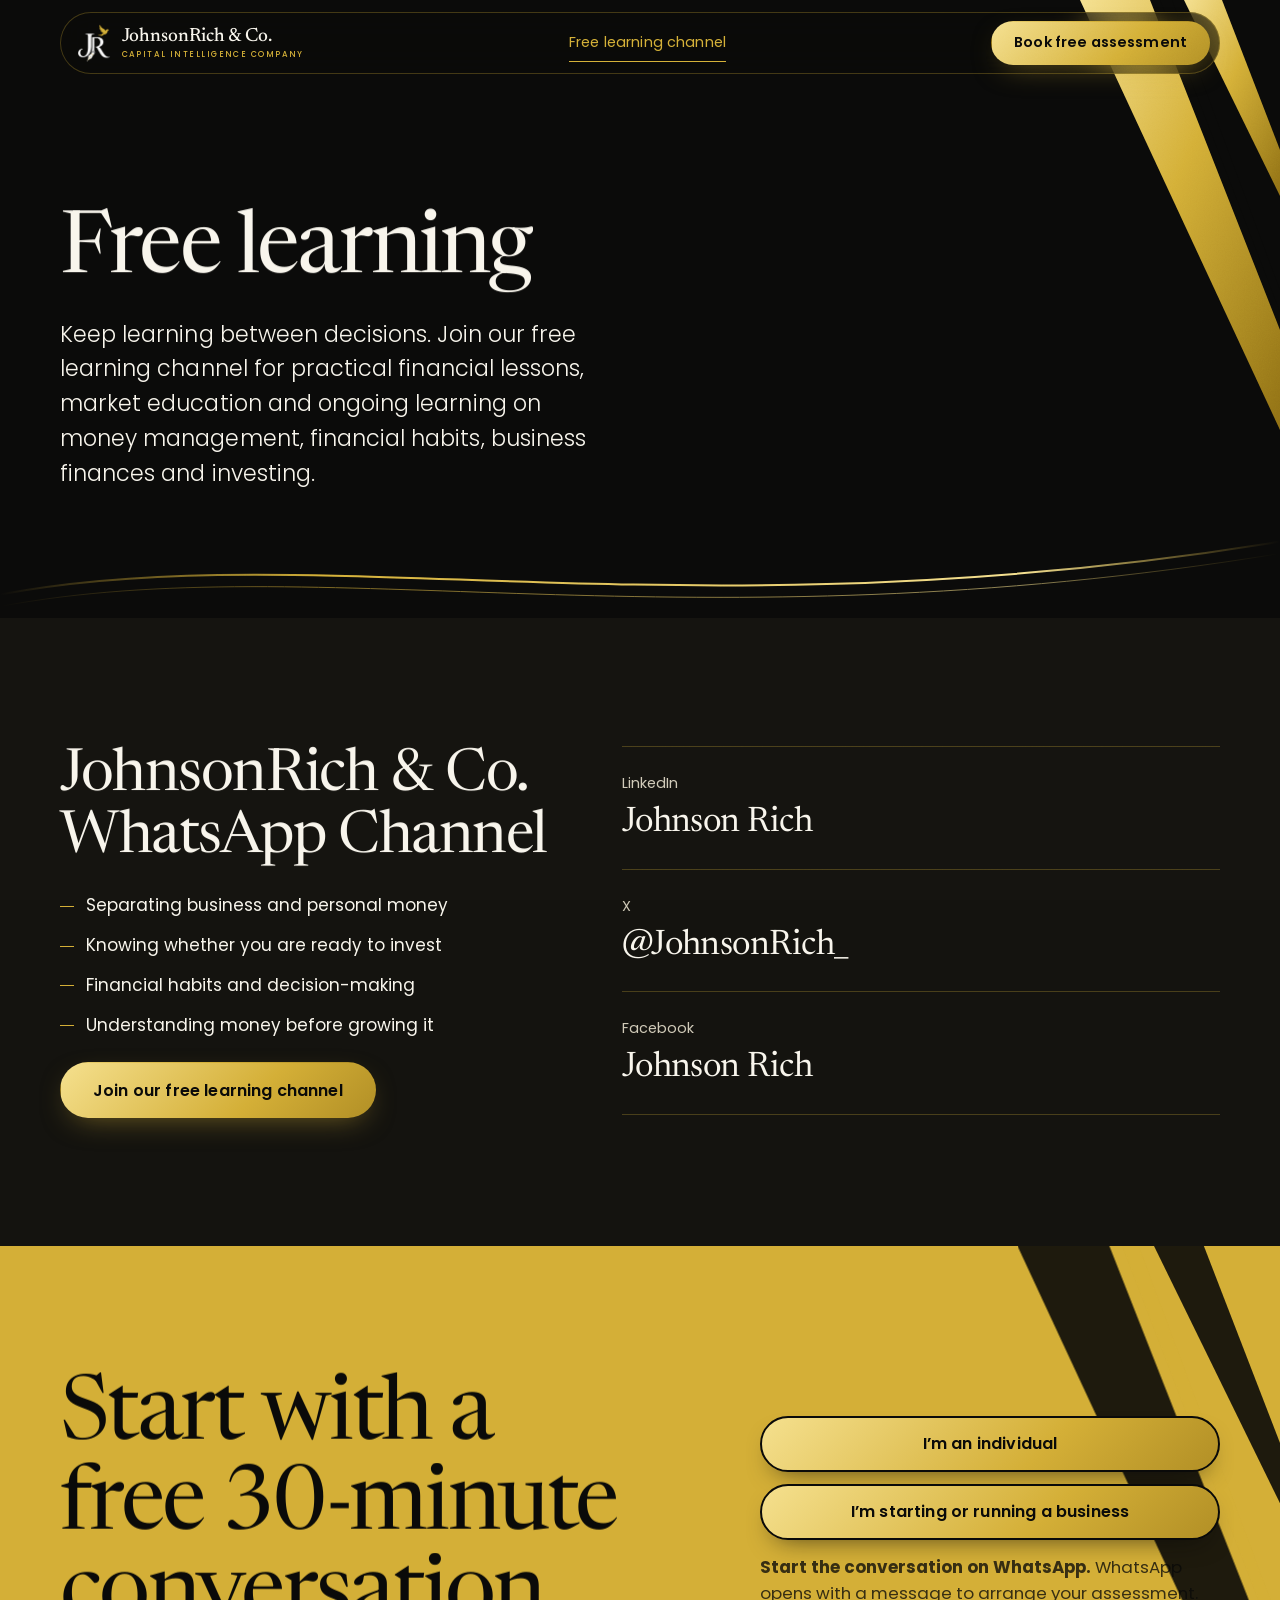
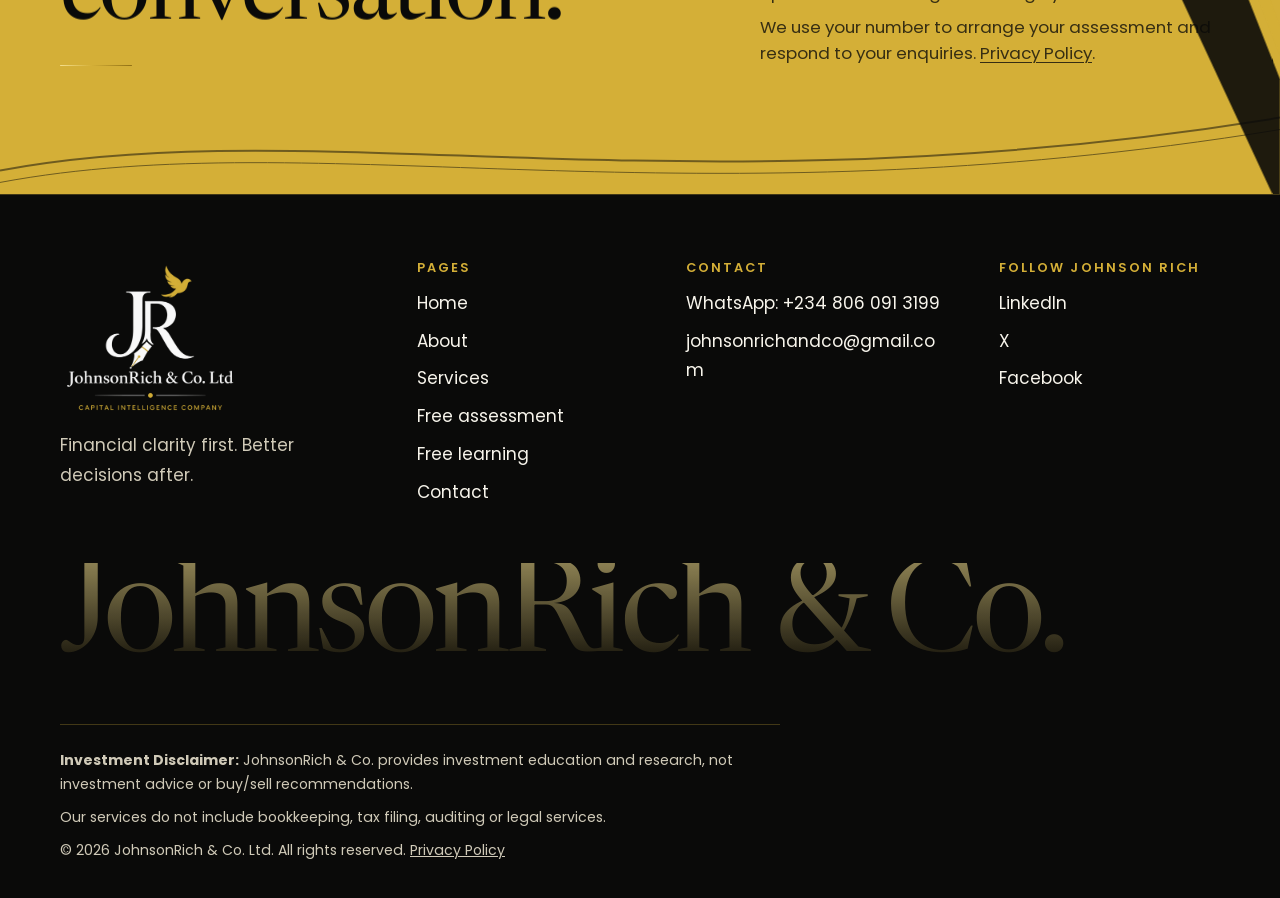
<file: learn.html>
<!doctype html>
<html lang="en">
<head>
<meta charset="utf-8">
<meta name="viewport" content="width=device-width, initial-scale=1, viewport-fit=cover">
<title>Free learning | JohnsonRich &amp; Co.</title>
<meta name="description" content="Learn for free. Explore the JohnsonRich &amp; Co. WhatsApp channel for financial lessons and market education.">
<link rel="canonical" href="https://johnsonrich.com/learn.html">
<meta name="robots" content="index, follow, max-image-preview:large">
<meta name="author" content="Johnson Rich">
<meta property="og:site_name" content="JohnsonRich &amp; Co.">
<meta property="og:title" content="Free learning | JohnsonRich &amp; Co.">
<meta property="og:description" content="Learn for free. Explore the JohnsonRich &amp; Co. WhatsApp channel for financial lessons and market education.">
<meta property="og:type" content="website">
<meta property="og:url" content="https://johnsonrich.com/learn.html">
<meta property="og:image" content="https://johnsonrich.com/assets/og-image.jpg">
<meta property="og:image:width" content="1200">
<meta property="og:image:height" content="630">
<meta property="og:image:alt" content="JohnsonRich &amp; Co., Capital Intelligence Company. Book a free 30-minute Financial Clarity Assessment.">
<meta name="twitter:card" content="summary_large_image">
<meta name="twitter:title" content="Free learning | JohnsonRich &amp; Co.">
<meta name="twitter:description" content="Learn for free. Explore the JohnsonRich &amp; Co. WhatsApp channel for financial lessons and market education.">
<meta name="twitter:image" content="https://johnsonrich.com/assets/og-image.jpg">
<script type="application/ld+json">{"@context":"https://schema.org","@graph":[{"@id":"https://johnsonrich.com/#organization","@type":"Organization","name":"JohnsonRich & Co. Ltd","url":"https://johnsonrich.com/"},{"@type":"BreadcrumbList","itemListElement":[{"@type":"ListItem","position":1,"name":"Home","item":"https://johnsonrich.com/"},{"@type":"ListItem","position":2,"name":"Free learning","item":"https://johnsonrich.com/learn.html"}]}]}</script>
<meta name="theme-color" content="#0a0a09">
<link rel="icon" type="image/png" href="assets/favicon.png">
<link rel="apple-touch-icon" href="assets/favicon.png">
<link rel="preconnect" href="https://fonts.googleapis.com">
<link rel="preconnect" href="https://fonts.gstatic.com" crossorigin>
<link rel="stylesheet" href="https://fonts.googleapis.com/css2?family=Newsreader:ital,opsz,wght@0,6..72,300..600;1,6..72,300..600&family=Poppins:wght@300;400;500;600&display=swap">
<link rel="stylesheet" href="css/site.css">
</head>
<body>
<div id="site" data-page="learn">
<svg class="svg-defs" width="0" height="0" aria-hidden="true" focusable="false"><defs>
<linearGradient id="goldG" x1="0" y1="0" x2="1" y2="1"><stop offset="0" stop-color="#f5e08e"/><stop offset=".45" stop-color="#d4af37"/><stop offset="1" stop-color="#8f6f14"/></linearGradient>
<linearGradient id="goldLine" x1="0" y1="0" x2="1" y2="0"><stop offset="0" stop-color="#d4af37" stop-opacity="0"/><stop offset=".25" stop-color="#d4af37"/><stop offset=".8" stop-color="#f5e08e"/><stop offset="1" stop-color="#d4af37" stop-opacity="0"/></linearGradient>
</defs></svg>

<a class="skip" href="#main">Skip to content</a>
<header class="site-header">
  <div class="wrap">
    <div class="pill">
      <a class="brand" href="index.html" aria-label="JohnsonRich &amp; Co. home">
        <img src="assets/logo-emblem.png" alt="" width="34" height="38">
        <span><span class="brand__name">JohnsonRich &amp; Co.</span><span class="brand__tag">Capital Intelligence Company</span></span>
      </a>
      <nav class="nav" aria-label="Main">
        <a href="https://whatsapp.com/channel/0029VbBi3D06xCSTv1aCb52i" target="_blank" rel="noopener" data-nav="learn" data-track="whatsapp_channel" data-loc="nav">Free learning channel</a>
      </nav>
      <div class="bk header-cta">
        <button class="btn btn--sm bk__btn" id="bk-btn" type="button" aria-expanded="false" aria-controls="bk-panel">Book free assessment</button>
        <div class="bk__panel" id="bk-panel" hidden>
          <a class="bk__opt" href="https://wa.link/sicsiv" target="_blank" rel="noopener" data-track="assessment_individual" data-loc="header">I&rsquo;m an individual</a>
          <a class="bk__opt" href="https://wa.link/jt3h2l" target="_blank" rel="noopener" data-track="assessment_business" data-loc="header">I&rsquo;m starting or running a business</a>
          <small>WhatsApp opens with a message to arrange your assessment.</small>
        </div>
      </div>
      <button class="menu-btn" id="menu-btn" type="button" aria-expanded="false" aria-controls="mobile-nav" aria-label="Open menu">
        <span class="burger" aria-hidden="true"><i></i><i></i><i></i></span>
      </button>
    </div>
  </div>
  <div class="mobile-nav" id="mobile-nav" hidden>
    <a class="mn-link" href="https://whatsapp.com/channel/0029VbBi3D06xCSTv1aCb52i" target="_blank" rel="noopener" data-nav="learn" data-track="whatsapp_channel" data-loc="nav">Free learning channel</a>
    <p class="mobile-nav__label">Book your free assessment</p>
    <div class="choose choose--stack"><div class="choose__btns">
      <a class="btn" href="https://wa.link/sicsiv" target="_blank" rel="noopener" data-track="assessment_individual" data-loc="mobile-menu">I&rsquo;m an individual</a>
      <a class="btn btn--line" href="https://wa.link/jt3h2l" target="_blank" rel="noopener" data-track="assessment_business" data-loc="mobile-menu">I&rsquo;m starting or running a business</a>
    </div></div>
  </div>
</header>

<main id="main">


<section class="band band--ink page-head">
  <svg class="shards " viewBox="0 0 320 520" aria-hidden="true"><path d="M120 0H190L320 330V430Z" fill="url(#goldG)"/><path class="gap" d="M200 0H212L320 290V312Z" fill="#0a0a09"/><path d="M224 0H262L320 150V196Z" fill="url(#goldG)"/></svg>
  <svg class="swoosh" viewBox="0 0 1200 120" preserveAspectRatio="none" aria-hidden="true"><path d="M0 92C300 22 640 144 1200 30" fill="none" stroke="url(#goldLine)" stroke-width="2" vector-effect="non-scaling-stroke"/><path d="M0 106C300 36 640 158 1200 44" fill="none" stroke="url(#goldLine)" stroke-width="1" opacity=".55" vector-effect="non-scaling-stroke"/></svg>
  <div class="wrap">
    <h1>Free learning</h1>
    <p class="lead">Keep learning between decisions. Join our free learning channel for practical financial lessons, market education and ongoing learning on money management, financial habits, business finances and investing.</p>
    
  </div>
</section>

<section class="band band--ink2">
  <div class="wrap split">
    <div class="stack">
      <h2>JohnsonRich &amp; Co. WhatsApp Channel</h2>
      <ul class="ticks">
        <li>Separating business and personal money</li>
        <li>Knowing whether you are ready to invest</li>
        <li>Financial habits and decision-making</li>
        <li>Understanding money before growing it</li>
      </ul>
      <div><a class="btn" href="https://whatsapp.com/channel/0029VbBi3D06xCSTv1aCb52i" target="_blank" rel="noopener" data-track="whatsapp_channel">Join our free learning channel</a></div>
    </div>
    <dl class="contact-list">
      <div class="crow"><dt>LinkedIn</dt><dd class="crow__value"><a href="https://www.linkedin.com/in/johnson-rich-455143250" target="_blank" rel="noopener noreferrer">Johnson Rich</a></dd></div>
      <div class="crow"><dt>X</dt><dd class="crow__value"><a href="https://x.com/JohnsonRich_" target="_blank" rel="noopener noreferrer">@JohnsonRich_</a></dd></div>
      <div class="crow"><dt>Facebook</dt><dd class="crow__value"><a href="https://www.facebook.com/share/1H2qCmUGoB/" target="_blank" rel="noopener noreferrer">Johnson Rich</a></dd></div>
    </dl>
  </div>
</section>

<section class="band band--gold cta">
  <svg class="shards shards--ink" viewBox="0 0 320 520" aria-hidden="true"><path d="M120 0H190L320 330V430Z" fill="url(#goldG)"/><path class="gap" d="M200 0H212L320 290V312Z" fill="#0a0a09"/><path d="M224 0H262L320 150V196Z" fill="url(#goldG)"/></svg>
  <svg class="swoosh" viewBox="0 0 1200 120" preserveAspectRatio="none" aria-hidden="true"><path d="M0 92C300 22 640 144 1200 30" fill="none" stroke="url(#goldLine)" stroke-width="2" vector-effect="non-scaling-stroke"/><path d="M0 106C300 36 640 158 1200 44" fill="none" stroke="url(#goldLine)" stroke-width="1" opacity=".55" vector-effect="non-scaling-stroke"/></svg>
  <div class="wrap">
    <h2>Start with a free 30-minute conversation.</h2>
    <div class="stack">
      
      <div class="choose "><div class="choose__btns"><a class="btn btn--ink" href="https://wa.link/sicsiv" target="_blank" rel="noopener" data-track="assessment_individual">I&rsquo;m an individual</a><a class="btn btn--line" href="https://wa.link/jt3h2l" target="_blank" rel="noopener" data-track="assessment_business">I&rsquo;m starting or running a business</a></div><p class="choose__note"><strong>Start the conversation on WhatsApp.</strong> WhatsApp opens with a message to arrange your assessment.</p><p class="choose__note">We use your number to arrange your assessment and respond to your enquiries. <a href="privacy.html">Privacy Policy</a>.</p></div>
    </div>
  </div>
</section>


</main>

<footer class="site-footer">
  <div class="wrap">
    <div class="footer-grid">
      <div class="footer-brand">
        <img src="assets/logo-full.png" alt="JohnsonRich &amp; Co. Ltd, Capital Intelligence Company" width="180" height="158" loading="lazy">
        <p class="muted">Financial clarity first. Better decisions after.</p>
      </div>
      <div class="footer-col">
        <h2>Pages</h2>
        <a href="index.html">Home</a>
        <a href="about.html">About</a>
        <a href="services.html">Services</a>
        <a href="assessment.html">Free assessment</a>
        <a href="learn.html">Free learning</a>
        <a href="contact.html">Contact</a>
      </div>
      <div class="footer-col">
        <h2>Contact</h2>
        <a href="https://wa.me/2348060913199" target="_blank" rel="noopener" data-track="whatsapp_contact" data-loc="footer">WhatsApp: +234 806 091 3199</a>
        <a href="mailto:johnsonrichandco@gmail.com" data-track="email_click" data-loc="footer">johnsonrichandco@gmail.com</a>
      </div>
      <div class="footer-col">
        <h2>Follow Johnson Rich</h2>
        <a href="https://www.linkedin.com/in/johnson-rich-455143250" target="_blank" rel="noopener noreferrer">LinkedIn</a>
        <a href="https://x.com/JohnsonRich_" target="_blank" rel="noopener noreferrer">X</a>
        <a href="https://www.facebook.com/share/1H2qCmUGoB/" target="_blank" rel="noopener noreferrer">Facebook</a>
      </div>
    </div>
    <p class="wordmark" aria-hidden="true">JohnsonRich &amp; Co.</p>
    <div class="legal">
      <p><strong>Investment Disclaimer:</strong> JohnsonRich &amp; Co. provides investment education and research, not investment advice or buy/sell recommendations.</p>
      <p>Our services do not include bookkeeping, tax filing, auditing or legal services.</p>
      <p>&copy; <span data-year>2026</span> JohnsonRich &amp; Co. Ltd. All rights reserved. <a href="privacy.html">Privacy Policy</a></p>
    </div>
  </div>
</footer>
<div class="dock">
  <span>Free 30-minute<br>assessment</span>
  <div class="dock__btns">
    <a class="btn btn--sm" href="https://wa.link/sicsiv" target="_blank" rel="noopener" data-track="assessment_individual" data-loc="dock">Individual</a>
    <a class="btn btn--sm btn--line" href="https://wa.link/jt3h2l" target="_blank" rel="noopener" data-track="assessment_business" data-loc="dock">Business</a>
  </div>
</div>

</div>
<script src="js/site.js" defer></script>
</body>
</html>
</file>
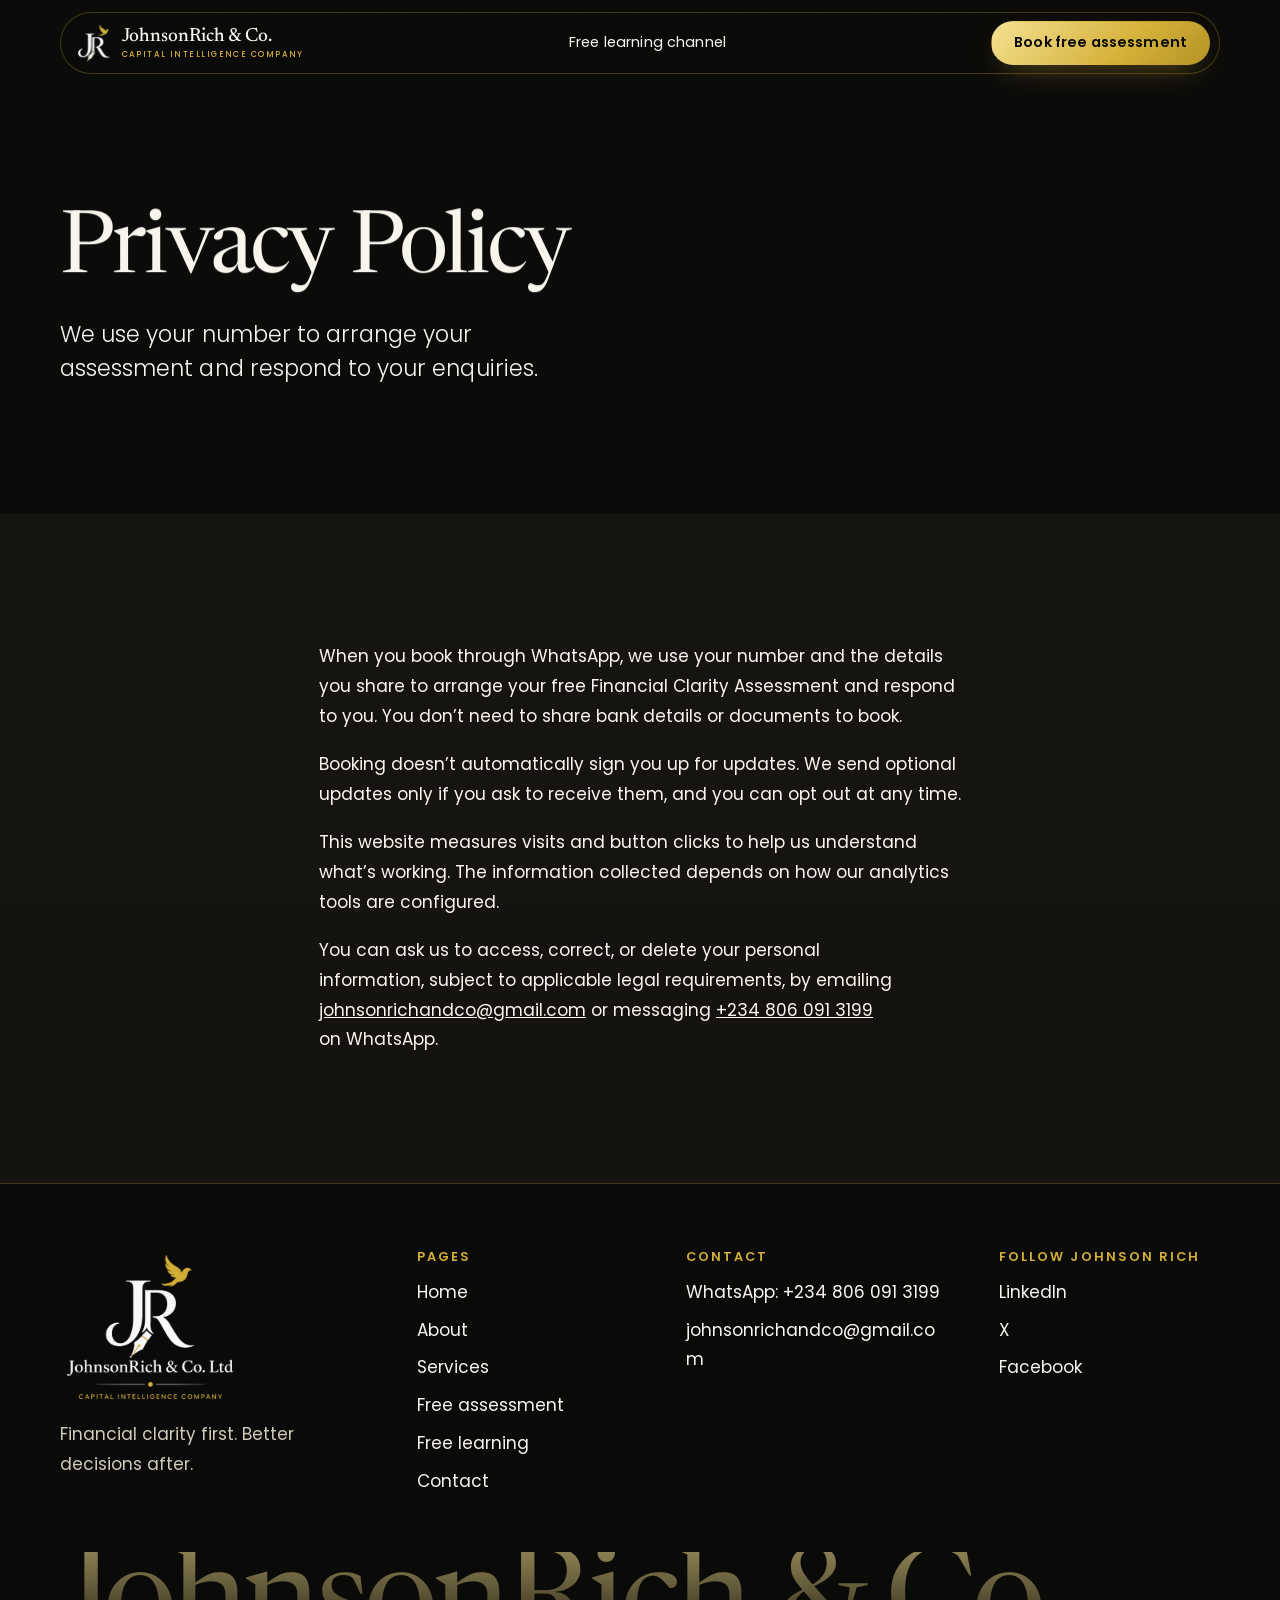
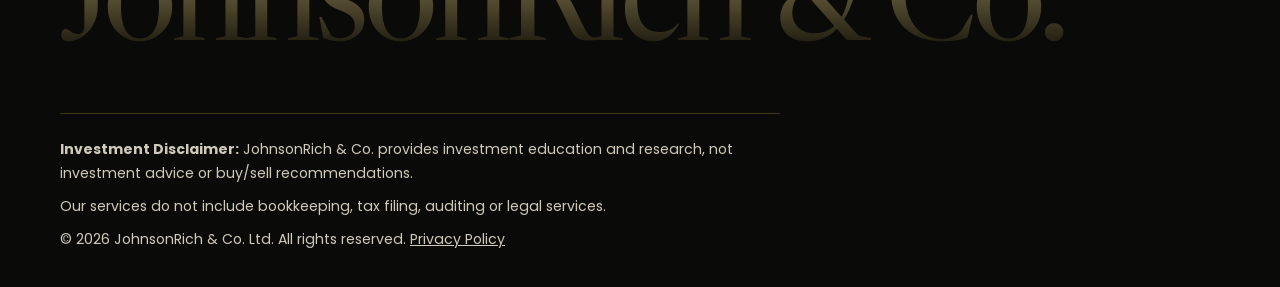
<file: privacy.html>
<!doctype html>
<html lang="en">
<head>
<meta charset="utf-8">
<meta name="viewport" content="width=device-width, initial-scale=1, viewport-fit=cover">
<title>Privacy Policy | JohnsonRich &amp; Co.</title>
<meta name="description" content="How JohnsonRich &amp; Co. uses your number and website analytics when you book a free Financial Clarity Assessment.">
<link rel="canonical" href="https://johnsonrich.com/privacy.html">
<meta name="robots" content="index, follow, max-image-preview:large">
<meta name="author" content="Johnson Rich">
<meta property="og:site_name" content="JohnsonRich &amp; Co.">
<meta property="og:title" content="Privacy Policy | JohnsonRich &amp; Co.">
<meta property="og:description" content="How JohnsonRich &amp; Co. uses your number and website analytics when you book a free Financial Clarity Assessment.">
<meta property="og:type" content="website">
<meta property="og:url" content="https://johnsonrich.com/privacy.html">
<meta property="og:image" content="https://johnsonrich.com/assets/og-image.jpg">
<meta property="og:image:width" content="1200">
<meta property="og:image:height" content="630">
<meta property="og:image:alt" content="JohnsonRich &amp; Co., Capital Intelligence Company. Book a free 30-minute Financial Clarity Assessment.">
<meta name="twitter:card" content="summary_large_image">
<meta name="twitter:title" content="Privacy Policy | JohnsonRich &amp; Co.">
<meta name="twitter:description" content="How JohnsonRich &amp; Co. uses your number and website analytics when you book a free Financial Clarity Assessment.">
<meta name="twitter:image" content="https://johnsonrich.com/assets/og-image.jpg">
<script type="application/ld+json">{"@context":"https://schema.org","@graph":[{"@id":"https://johnsonrich.com/#organization","@type":"Organization","name":"JohnsonRich & Co. Ltd","url":"https://johnsonrich.com/"},{"@type":"BreadcrumbList","itemListElement":[{"@type":"ListItem","position":1,"name":"Home","item":"https://johnsonrich.com/"},{"@type":"ListItem","position":2,"name":"Privacy Policy","item":"https://johnsonrich.com/privacy.html"}]}]}</script>
<meta name="theme-color" content="#0a0a09">
<link rel="icon" type="image/png" href="assets/favicon.png">
<link rel="apple-touch-icon" href="assets/favicon.png">
<link rel="preconnect" href="https://fonts.googleapis.com">
<link rel="preconnect" href="https://fonts.gstatic.com" crossorigin>
<link rel="stylesheet" href="https://fonts.googleapis.com/css2?family=Newsreader:ital,opsz,wght@0,6..72,300..600;1,6..72,300..600&family=Poppins:wght@300;400;500;600&display=swap">
<link rel="stylesheet" href="css/site.css">
</head>
<body>
<div id="site" data-page="privacy">
<svg class="svg-defs" width="0" height="0" aria-hidden="true" focusable="false"><defs>
<linearGradient id="goldG" x1="0" y1="0" x2="1" y2="1"><stop offset="0" stop-color="#f5e08e"/><stop offset=".45" stop-color="#d4af37"/><stop offset="1" stop-color="#8f6f14"/></linearGradient>
<linearGradient id="goldLine" x1="0" y1="0" x2="1" y2="0"><stop offset="0" stop-color="#d4af37" stop-opacity="0"/><stop offset=".25" stop-color="#d4af37"/><stop offset=".8" stop-color="#f5e08e"/><stop offset="1" stop-color="#d4af37" stop-opacity="0"/></linearGradient>
</defs></svg>

<a class="skip" href="#main">Skip to content</a>
<header class="site-header">
  <div class="wrap">
    <div class="pill">
      <a class="brand" href="index.html" aria-label="JohnsonRich &amp; Co. home">
        <img src="assets/logo-emblem.png" alt="" width="34" height="38">
        <span><span class="brand__name">JohnsonRich &amp; Co.</span><span class="brand__tag">Capital Intelligence Company</span></span>
      </a>
      <nav class="nav" aria-label="Main">
        <a href="https://whatsapp.com/channel/0029VbBi3D06xCSTv1aCb52i" target="_blank" rel="noopener" data-nav="learn" data-track="whatsapp_channel" data-loc="nav">Free learning channel</a>
      </nav>
      <div class="bk header-cta">
        <button class="btn btn--sm bk__btn" id="bk-btn" type="button" aria-expanded="false" aria-controls="bk-panel">Book free assessment</button>
        <div class="bk__panel" id="bk-panel" hidden>
          <a class="bk__opt" href="https://wa.link/sicsiv" target="_blank" rel="noopener" data-track="assessment_individual" data-loc="header">I&rsquo;m an individual</a>
          <a class="bk__opt" href="https://wa.link/jt3h2l" target="_blank" rel="noopener" data-track="assessment_business" data-loc="header">I&rsquo;m starting or running a business</a>
          <small>WhatsApp opens with a message to arrange your assessment.</small>
        </div>
      </div>
      <button class="menu-btn" id="menu-btn" type="button" aria-expanded="false" aria-controls="mobile-nav" aria-label="Open menu">
        <span class="burger" aria-hidden="true"><i></i><i></i><i></i></span>
      </button>
    </div>
  </div>
  <div class="mobile-nav" id="mobile-nav" hidden>
    <a class="mn-link" href="https://whatsapp.com/channel/0029VbBi3D06xCSTv1aCb52i" target="_blank" rel="noopener" data-nav="learn" data-track="whatsapp_channel" data-loc="nav">Free learning channel</a>
    <p class="mobile-nav__label">Book your free assessment</p>
    <div class="choose choose--stack"><div class="choose__btns">
      <a class="btn" href="https://wa.link/sicsiv" target="_blank" rel="noopener" data-track="assessment_individual" data-loc="mobile-menu">I&rsquo;m an individual</a>
      <a class="btn btn--line" href="https://wa.link/jt3h2l" target="_blank" rel="noopener" data-track="assessment_business" data-loc="mobile-menu">I&rsquo;m starting or running a business</a>
    </div></div>
  </div>
</header>

<main id="main">

<section class="band band--ink page-head">
  <div class="wrap">
    <h1>Privacy Policy</h1>
    <p class="lead">We use your number to arrange your assessment and respond to your enquiries.</p>
  </div>
</section>
<section class="band band--ink2">
  <div class="wrap prose measure">
    <p>When you book through WhatsApp, we use your number and the details you share to arrange your free Financial Clarity Assessment and respond to you. You don&rsquo;t need to share bank details or documents to book.</p>
    <p>Booking doesn&rsquo;t automatically sign you up for updates. We send optional updates only if you ask to receive them, and you can opt out at any time.</p>
    <p>This website measures visits and button clicks to help us understand what&rsquo;s working. The information collected depends on how our analytics tools are configured.</p>
    <p>You can ask us to access, correct, or delete your personal information, subject to applicable legal requirements, by emailing <a href="mailto:johnsonrichandco@gmail.com" data-track="email_click">johnsonrichandco@gmail.com</a> or messaging <a href="https://wa.me/2348060913199" target="_blank" rel="noopener" data-track="whatsapp_contact">+234 806 091 3199</a> on WhatsApp.</p>
  </div>
</section>

</main>

<footer class="site-footer">
  <div class="wrap">
    <div class="footer-grid">
      <div class="footer-brand">
        <img src="assets/logo-full.png" alt="JohnsonRich &amp; Co. Ltd, Capital Intelligence Company" width="180" height="158" loading="lazy">
        <p class="muted">Financial clarity first. Better decisions after.</p>
      </div>
      <div class="footer-col">
        <h2>Pages</h2>
        <a href="index.html">Home</a>
        <a href="about.html">About</a>
        <a href="services.html">Services</a>
        <a href="assessment.html">Free assessment</a>
        <a href="learn.html">Free learning</a>
        <a href="contact.html">Contact</a>
      </div>
      <div class="footer-col">
        <h2>Contact</h2>
        <a href="https://wa.me/2348060913199" target="_blank" rel="noopener" data-track="whatsapp_contact" data-loc="footer">WhatsApp: +234 806 091 3199</a>
        <a href="mailto:johnsonrichandco@gmail.com" data-track="email_click" data-loc="footer">johnsonrichandco@gmail.com</a>
      </div>
      <div class="footer-col">
        <h2>Follow Johnson Rich</h2>
        <a href="https://www.linkedin.com/in/johnson-rich-455143250" target="_blank" rel="noopener noreferrer">LinkedIn</a>
        <a href="https://x.com/JohnsonRich_" target="_blank" rel="noopener noreferrer">X</a>
        <a href="https://www.facebook.com/share/1H2qCmUGoB/" target="_blank" rel="noopener noreferrer">Facebook</a>
      </div>
    </div>
    <p class="wordmark" aria-hidden="true">JohnsonRich &amp; Co.</p>
    <div class="legal">
      <p><strong>Investment Disclaimer:</strong> JohnsonRich &amp; Co. provides investment education and research, not investment advice or buy/sell recommendations.</p>
      <p>Our services do not include bookkeeping, tax filing, auditing or legal services.</p>
      <p>&copy; <span data-year>2026</span> JohnsonRich &amp; Co. Ltd. All rights reserved. <a href="privacy.html">Privacy Policy</a></p>
    </div>
  </div>
</footer>
<div class="dock">
  <span>Free 30-minute<br>assessment</span>
  <div class="dock__btns">
    <a class="btn btn--sm" href="https://wa.link/sicsiv" target="_blank" rel="noopener" data-track="assessment_individual" data-loc="dock">Individual</a>
    <a class="btn btn--sm btn--line" href="https://wa.link/jt3h2l" target="_blank" rel="noopener" data-track="assessment_business" data-loc="dock">Business</a>
  </div>
</div>

</div>
<script src="js/site.js" defer></script>
</body>
</html>
</file>
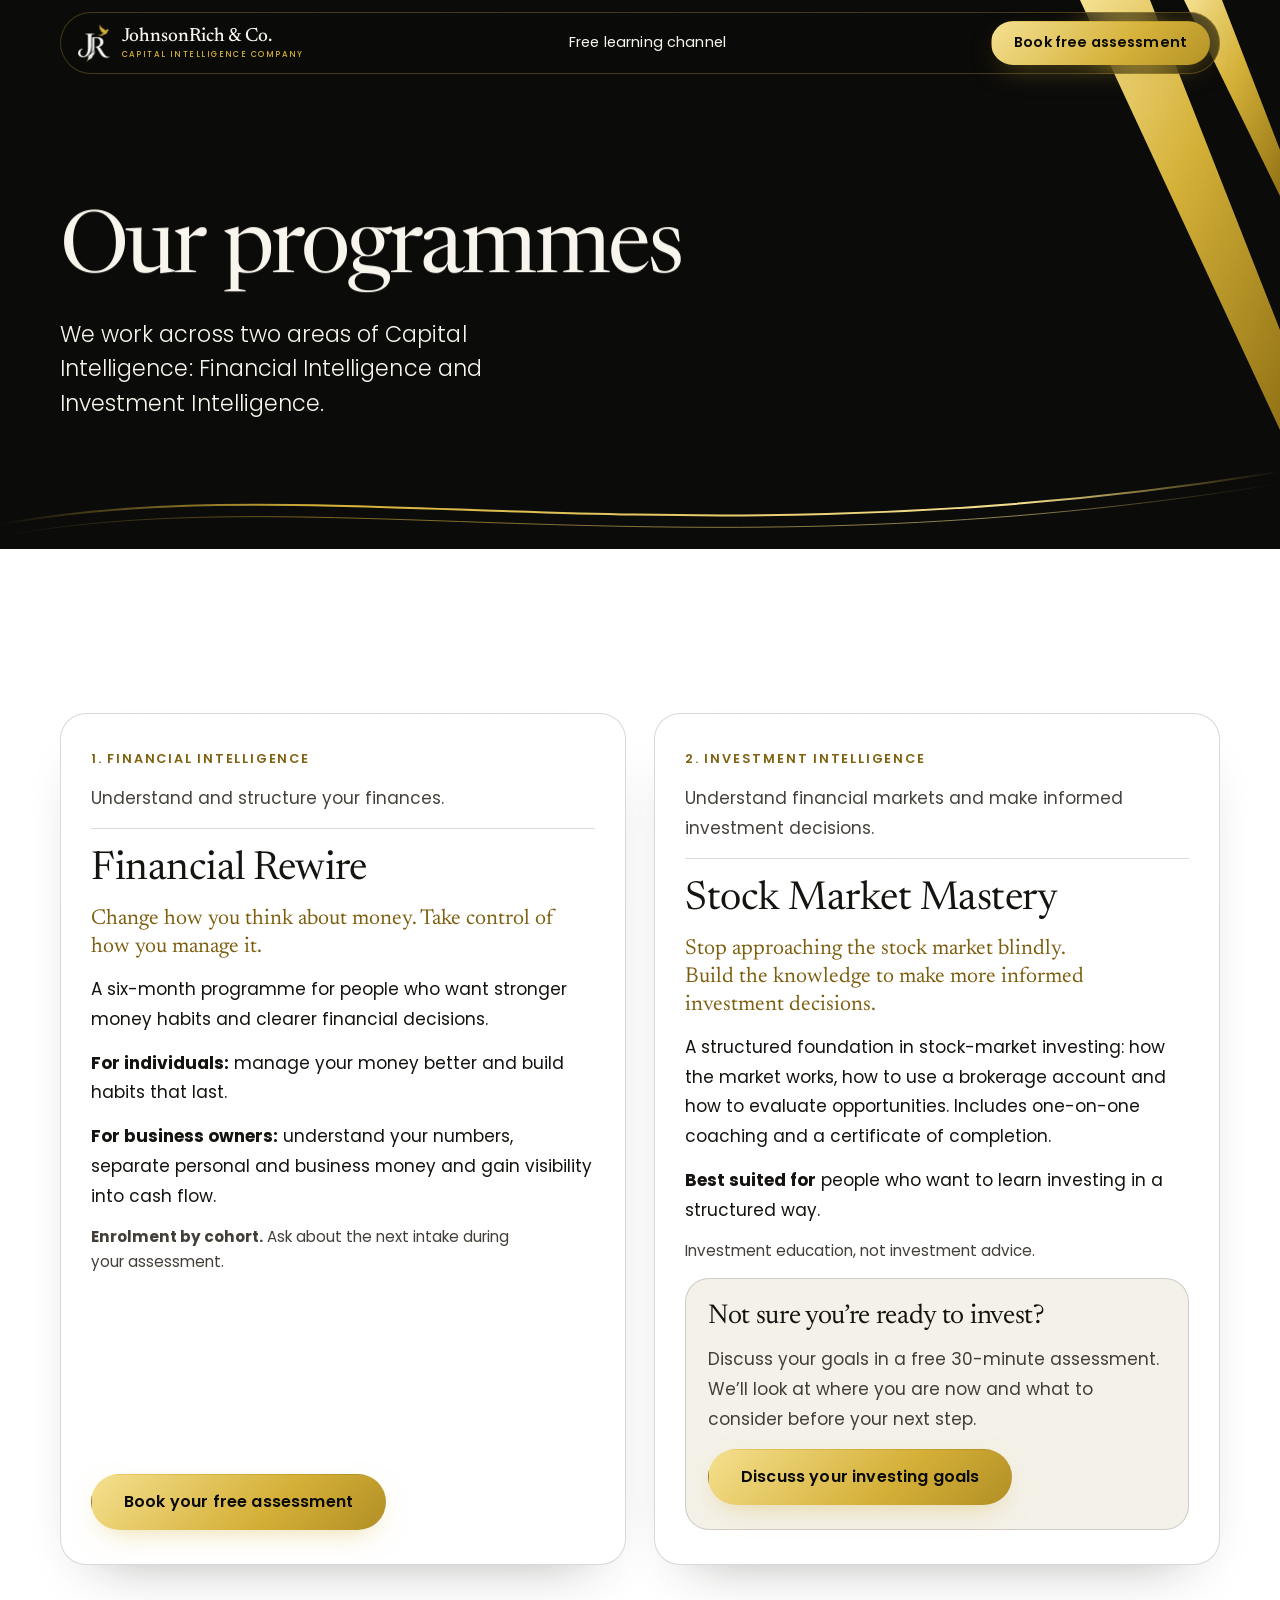
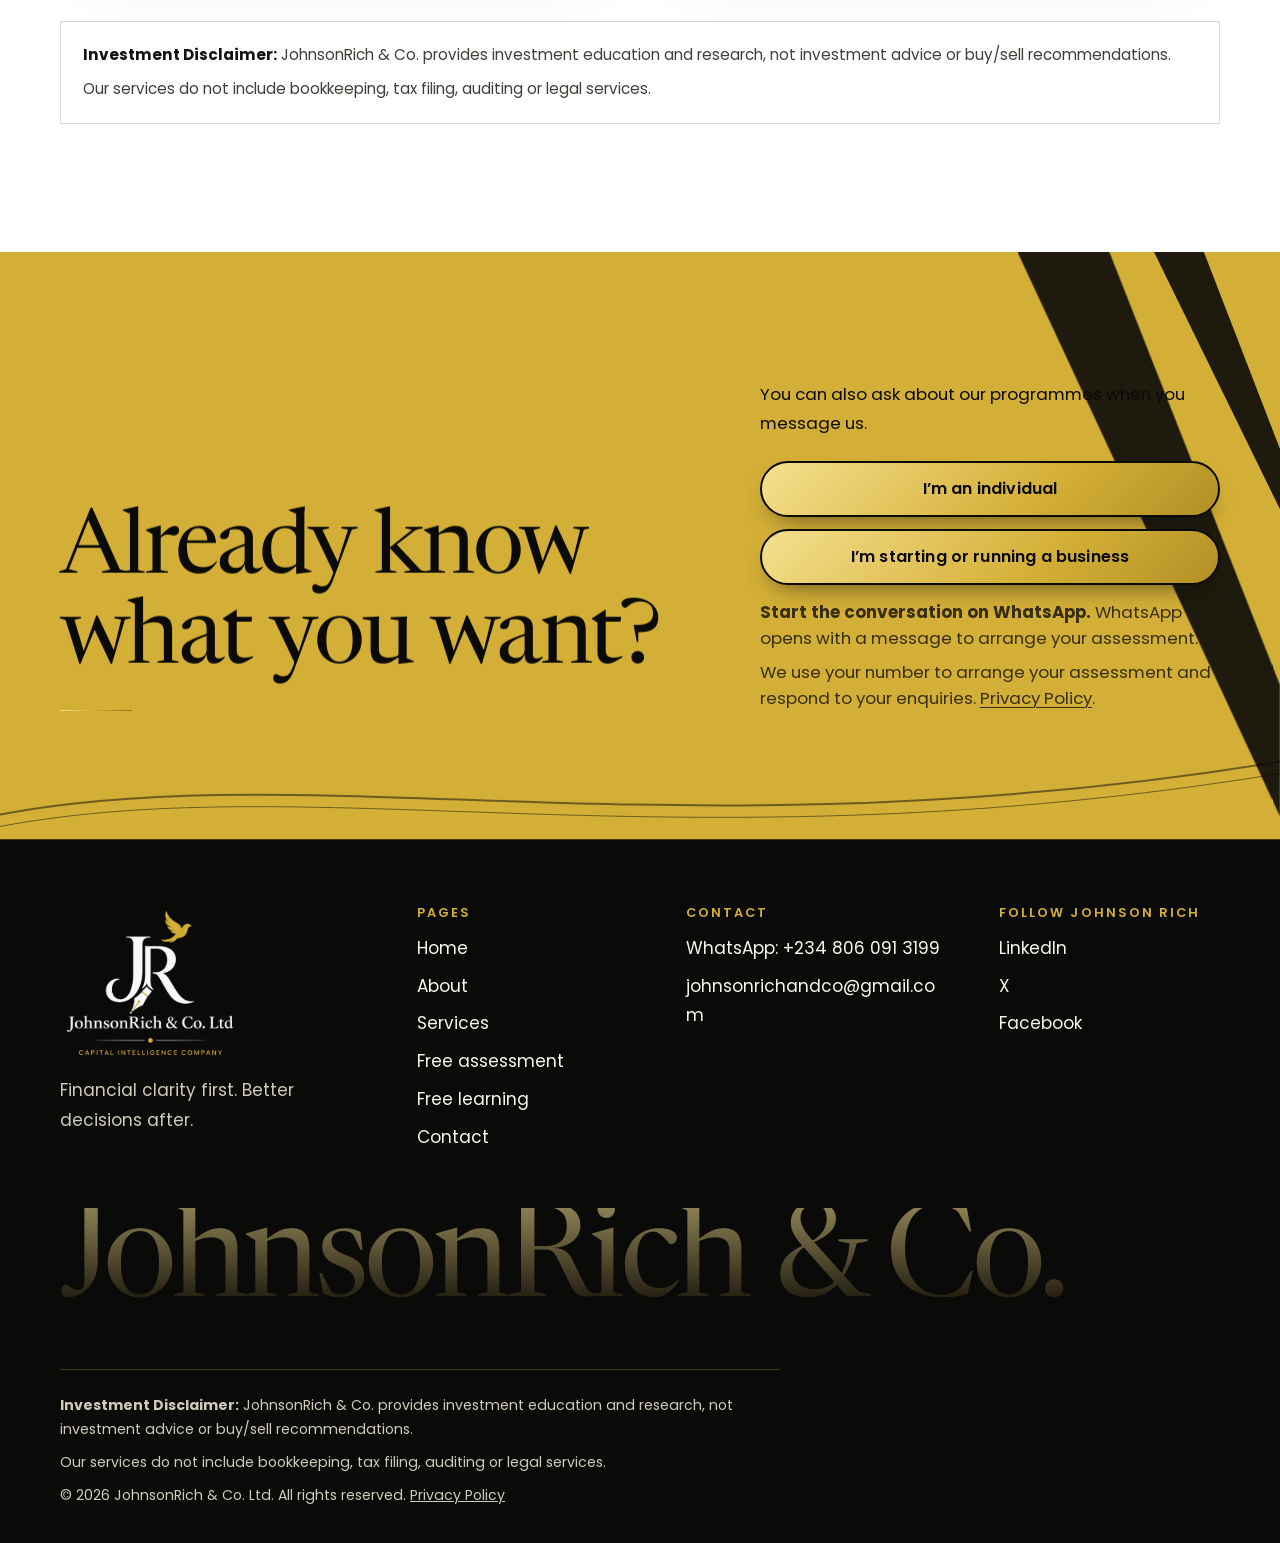
<file: services.html>
<!doctype html>
<html lang="en">
<head>
<meta charset="utf-8">
<meta name="viewport" content="width=device-width, initial-scale=1, viewport-fit=cover">
<title>Services | JohnsonRich &amp; Co.</title>
<meta name="description" content="Financial Rewire and Stock Market Mastery: education programmes from JohnsonRich &amp; Co.">
<link rel="canonical" href="https://johnsonrich.com/services.html">
<meta name="robots" content="index, follow, max-image-preview:large">
<meta name="author" content="Johnson Rich">
<meta property="og:site_name" content="JohnsonRich &amp; Co.">
<meta property="og:title" content="Services | JohnsonRich &amp; Co.">
<meta property="og:description" content="Financial Rewire and Stock Market Mastery: education programmes from JohnsonRich &amp; Co.">
<meta property="og:type" content="website">
<meta property="og:url" content="https://johnsonrich.com/services.html">
<meta property="og:image" content="https://johnsonrich.com/assets/og-image.jpg">
<meta property="og:image:width" content="1200">
<meta property="og:image:height" content="630">
<meta property="og:image:alt" content="JohnsonRich &amp; Co., Capital Intelligence Company. Book a free 30-minute Financial Clarity Assessment.">
<meta name="twitter:card" content="summary_large_image">
<meta name="twitter:title" content="Services | JohnsonRich &amp; Co.">
<meta name="twitter:description" content="Financial Rewire and Stock Market Mastery: education programmes from JohnsonRich &amp; Co.">
<meta name="twitter:image" content="https://johnsonrich.com/assets/og-image.jpg">
<script type="application/ld+json">{"@context":"https://schema.org","@graph":[{"@id":"https://johnsonrich.com/#organization","@type":"Organization","name":"JohnsonRich & Co. Ltd","url":"https://johnsonrich.com/"},{"@type":"BreadcrumbList","itemListElement":[{"@type":"ListItem","position":1,"name":"Home","item":"https://johnsonrich.com/"},{"@type":"ListItem","position":2,"name":"Services","item":"https://johnsonrich.com/services.html"}]},{"@type":"ItemList","name":"Programmes","itemListElement":[{"@type":"ListItem","position":1,"item":{"@type":"Course","name":"Financial Rewire","description":"A six-month programme that helps you change how you think about, handle and make decisions with money.","url":"https://johnsonrich.com/services.html#financial-rewire","provider":{"@id":"https://johnsonrich.com/#organization"}}},{"@type":"ListItem","position":2,"item":{"@type":"Course","name":"Stock Market Mastery","description":"A structured course on how the stock market works, including one-on-one coaching and a certificate of completion.","url":"https://johnsonrich.com/services.html#stock-market-mastery","provider":{"@id":"https://johnsonrich.com/#organization"}}}]}]}</script>
<meta name="theme-color" content="#0a0a09">
<link rel="icon" type="image/png" href="assets/favicon.png">
<link rel="apple-touch-icon" href="assets/favicon.png">
<link rel="preconnect" href="https://fonts.googleapis.com">
<link rel="preconnect" href="https://fonts.gstatic.com" crossorigin>
<link rel="stylesheet" href="https://fonts.googleapis.com/css2?family=Newsreader:ital,opsz,wght@0,6..72,300..600;1,6..72,300..600&family=Poppins:wght@300;400;500;600&display=swap">
<link rel="stylesheet" href="css/site.css">
</head>
<body>
<div id="site" data-page="services">
<svg class="svg-defs" width="0" height="0" aria-hidden="true" focusable="false"><defs>
<linearGradient id="goldG" x1="0" y1="0" x2="1" y2="1"><stop offset="0" stop-color="#f5e08e"/><stop offset=".45" stop-color="#d4af37"/><stop offset="1" stop-color="#8f6f14"/></linearGradient>
<linearGradient id="goldLine" x1="0" y1="0" x2="1" y2="0"><stop offset="0" stop-color="#d4af37" stop-opacity="0"/><stop offset=".25" stop-color="#d4af37"/><stop offset=".8" stop-color="#f5e08e"/><stop offset="1" stop-color="#d4af37" stop-opacity="0"/></linearGradient>
</defs></svg>

<a class="skip" href="#main">Skip to content</a>
<header class="site-header">
  <div class="wrap">
    <div class="pill">
      <a class="brand" href="index.html" aria-label="JohnsonRich &amp; Co. home">
        <img src="assets/logo-emblem.png" alt="" width="34" height="38">
        <span><span class="brand__name">JohnsonRich &amp; Co.</span><span class="brand__tag">Capital Intelligence Company</span></span>
      </a>
      <nav class="nav" aria-label="Main">
        <a href="https://whatsapp.com/channel/0029VbBi3D06xCSTv1aCb52i" target="_blank" rel="noopener" data-nav="learn" data-track="whatsapp_channel" data-loc="nav">Free learning channel</a>
      </nav>
      <div class="bk header-cta">
        <button class="btn btn--sm bk__btn" id="bk-btn" type="button" aria-expanded="false" aria-controls="bk-panel">Book free assessment</button>
        <div class="bk__panel" id="bk-panel" hidden>
          <a class="bk__opt" href="https://wa.link/sicsiv" target="_blank" rel="noopener" data-track="assessment_individual" data-loc="header">I&rsquo;m an individual</a>
          <a class="bk__opt" href="https://wa.link/jt3h2l" target="_blank" rel="noopener" data-track="assessment_business" data-loc="header">I&rsquo;m starting or running a business</a>
          <small>WhatsApp opens with a message to arrange your assessment.</small>
        </div>
      </div>
      <button class="menu-btn" id="menu-btn" type="button" aria-expanded="false" aria-controls="mobile-nav" aria-label="Open menu">
        <span class="burger" aria-hidden="true"><i></i><i></i><i></i></span>
      </button>
    </div>
  </div>
  <div class="mobile-nav" id="mobile-nav" hidden>
    <a class="mn-link" href="https://whatsapp.com/channel/0029VbBi3D06xCSTv1aCb52i" target="_blank" rel="noopener" data-nav="learn" data-track="whatsapp_channel" data-loc="nav">Free learning channel</a>
    <p class="mobile-nav__label">Book your free assessment</p>
    <div class="choose choose--stack"><div class="choose__btns">
      <a class="btn" href="https://wa.link/sicsiv" target="_blank" rel="noopener" data-track="assessment_individual" data-loc="mobile-menu">I&rsquo;m an individual</a>
      <a class="btn btn--line" href="https://wa.link/jt3h2l" target="_blank" rel="noopener" data-track="assessment_business" data-loc="mobile-menu">I&rsquo;m starting or running a business</a>
    </div></div>
  </div>
</header>

<main id="main">


<section class="band band--ink page-head">
  <svg class="shards " viewBox="0 0 320 520" aria-hidden="true"><path d="M120 0H190L320 330V430Z" fill="url(#goldG)"/><path class="gap" d="M200 0H212L320 290V312Z" fill="#0a0a09"/><path d="M224 0H262L320 150V196Z" fill="url(#goldG)"/></svg>
  <svg class="swoosh" viewBox="0 0 1200 120" preserveAspectRatio="none" aria-hidden="true"><path d="M0 92C300 22 640 144 1200 30" fill="none" stroke="url(#goldLine)" stroke-width="2" vector-effect="non-scaling-stroke"/><path d="M0 106C300 36 640 158 1200 44" fill="none" stroke="url(#goldLine)" stroke-width="1" opacity=".55" vector-effect="non-scaling-stroke"/></svg>
  <div class="wrap">
    <h1>Our programmes</h1>
    <p class="lead">We work across two areas of Capital Intelligence: Financial Intelligence and Investment Intelligence.</p>
    
  </div>
</section>

<section class="band band--paper">
  <div class="wrap">
    <div class="progs"><article class="prog" id="financial-intelligence"><p class="tag">1. Financial Intelligence</p><p class="prog__sub">Understand and structure your finances.</p><h3>Financial Rewire</h3><p class="program__hook">Change how you think about money. Take control of how you manage it.</p><p>A six-month programme for people who want stronger money habits and clearer financial decisions.</p><p><strong>For individuals:</strong> manage your money better and build habits that last.</p><p><strong>For business owners:</strong> understand your numbers, separate personal and business money and gain visibility into cash flow.</p><p class="fine"><strong>Enrolment by cohort.</strong> Ask about the next intake during your assessment.</p><a class="btn" href="https://wa.link/sicsiv" target="_blank" rel="noopener" data-track="assessment_individual" data-loc="programmes">Book your free assessment</a></article><article class="prog" id="investment-intelligence"><p class="tag">2. Investment Intelligence</p><p class="prog__sub">Understand financial markets and make informed investment decisions.</p><h3>Stock Market Mastery</h3><p class="program__hook">Stop approaching the stock market blindly. Build the knowledge to make more informed investment decisions.</p><p>A structured foundation in stock-market investing: how the market works, how to use a brokerage account and how to evaluate opportunities. Includes one-on-one coaching and a certificate of completion.</p><p><strong>Best suited for</strong> people who want to learn investing in a structured way.</p><p class="fine">Investment education, not investment advice.</p><aside class="ready"><h3>Not sure you&rsquo;re ready to invest?</h3><p>Discuss your goals in a free 30-minute assessment. We&rsquo;ll look at where you are now and what to consider before your next step.</p><a class="btn" href="https://wa.link/6tuh9m" target="_blank" rel="noopener" data-track="assessment_investing">Discuss your investing goals</a></aside></article></div>
    <div class="panel">
      <p><strong>Investment Disclaimer:</strong> JohnsonRich &amp; Co. provides investment education and research, not investment advice or buy/sell recommendations.</p>
      <p>Our services do not include bookkeeping, tax filing, auditing or legal services.</p>
    </div>
  </div>
</section>

<section class="band band--gold cta">
  <svg class="shards shards--ink" viewBox="0 0 320 520" aria-hidden="true"><path d="M120 0H190L320 330V430Z" fill="url(#goldG)"/><path class="gap" d="M200 0H212L320 290V312Z" fill="#0a0a09"/><path d="M224 0H262L320 150V196Z" fill="url(#goldG)"/></svg>
  <svg class="swoosh" viewBox="0 0 1200 120" preserveAspectRatio="none" aria-hidden="true"><path d="M0 92C300 22 640 144 1200 30" fill="none" stroke="url(#goldLine)" stroke-width="2" vector-effect="non-scaling-stroke"/><path d="M0 106C300 36 640 158 1200 44" fill="none" stroke="url(#goldLine)" stroke-width="1" opacity=".55" vector-effect="non-scaling-stroke"/></svg>
  <div class="wrap">
    <h2>Already know what you want?</h2>
    <div class="stack">
      <p>You can also ask about our programmes when you message us.</p>
      <div class="choose "><div class="choose__btns"><a class="btn btn--ink" href="https://wa.link/sicsiv" target="_blank" rel="noopener" data-track="assessment_individual">I&rsquo;m an individual</a><a class="btn btn--line" href="https://wa.link/jt3h2l" target="_blank" rel="noopener" data-track="assessment_business">I&rsquo;m starting or running a business</a></div><p class="choose__note"><strong>Start the conversation on WhatsApp.</strong> WhatsApp opens with a message to arrange your assessment.</p><p class="choose__note">We use your number to arrange your assessment and respond to your enquiries. <a href="privacy.html">Privacy Policy</a>.</p></div>
    </div>
  </div>
</section>


</main>

<footer class="site-footer">
  <div class="wrap">
    <div class="footer-grid">
      <div class="footer-brand">
        <img src="assets/logo-full.png" alt="JohnsonRich &amp; Co. Ltd, Capital Intelligence Company" width="180" height="158" loading="lazy">
        <p class="muted">Financial clarity first. Better decisions after.</p>
      </div>
      <div class="footer-col">
        <h2>Pages</h2>
        <a href="index.html">Home</a>
        <a href="about.html">About</a>
        <a href="services.html">Services</a>
        <a href="assessment.html">Free assessment</a>
        <a href="learn.html">Free learning</a>
        <a href="contact.html">Contact</a>
      </div>
      <div class="footer-col">
        <h2>Contact</h2>
        <a href="https://wa.me/2348060913199" target="_blank" rel="noopener" data-track="whatsapp_contact" data-loc="footer">WhatsApp: +234 806 091 3199</a>
        <a href="mailto:johnsonrichandco@gmail.com" data-track="email_click" data-loc="footer">johnsonrichandco@gmail.com</a>
      </div>
      <div class="footer-col">
        <h2>Follow Johnson Rich</h2>
        <a href="https://www.linkedin.com/in/johnson-rich-455143250" target="_blank" rel="noopener noreferrer">LinkedIn</a>
        <a href="https://x.com/JohnsonRich_" target="_blank" rel="noopener noreferrer">X</a>
        <a href="https://www.facebook.com/share/1H2qCmUGoB/" target="_blank" rel="noopener noreferrer">Facebook</a>
      </div>
    </div>
    <p class="wordmark" aria-hidden="true">JohnsonRich &amp; Co.</p>
    <div class="legal">
      <p><strong>Investment Disclaimer:</strong> JohnsonRich &amp; Co. provides investment education and research, not investment advice or buy/sell recommendations.</p>
      <p>Our services do not include bookkeeping, tax filing, auditing or legal services.</p>
      <p>&copy; <span data-year>2026</span> JohnsonRich &amp; Co. Ltd. All rights reserved. <a href="privacy.html">Privacy Policy</a></p>
    </div>
  </div>
</footer>
<div class="dock">
  <span>Free 30-minute<br>assessment</span>
  <div class="dock__btns">
    <a class="btn btn--sm" href="https://wa.link/sicsiv" target="_blank" rel="noopener" data-track="assessment_individual" data-loc="dock">Individual</a>
    <a class="btn btn--sm btn--line" href="https://wa.link/jt3h2l" target="_blank" rel="noopener" data-track="assessment_business" data-loc="dock">Business</a>
  </div>
</div>

</div>
<script src="js/site.js" defer></script>
</body>
</html>
</file>
<file: css/site.css>
/* JohnsonRich & Co. Ltd, v2
   Layout concept: the brand's own flyer language carried onto the web. Gold
   diagonal shards and a curved gold line frame the dark sections, a floating
   header sits over a full-bleed portrait, and each section changes shape
   (offer ticket, journey path, programme index, split portrait panel) so the
   page never repeats the same stacked-band template. One action throughout:
   book the free assessment on WhatsApp. */

:root {
  --ink: #0a0a09;
  --ink-2: #14130f;
  --ink-3: #1d1b15;
  --paper: #ffffff;
  --paper-2: #f4f1e9;
  --on-dark: #f6f3ea;
  --on-dark-muted: #bdb7a6;
  --on-light: #14130f;
  --on-light-muted: #4f4b43;
  --gold: #d4af37;
  --gold-hi: #e6c964;
  --gold-deep: #7c5e0e;
  --gold-metal: linear-gradient(135deg, #f5e08e 0%, #d4af37 44%, #8f6f14 100%);
  --rule-dark: rgba(212, 175, 55, 0.28);
  --rule-light: rgba(20, 19, 15, 0.16);

  --display: "Newsreader", Georgia, "Times New Roman", serif;
  --body: "Poppins", system-ui, -apple-system, "Segoe UI", Roboto, Arial, sans-serif;

  --gutter-l: max(20px, env(safe-area-inset-left, 0px));
  --gutter-r: max(20px, env(safe-area-inset-right, 0px));

  color-scheme: dark;
  padding-top: env(safe-area-inset-top, 0px);
  padding-bottom: env(safe-area-inset-bottom, 0px);
}

[hidden] { display: none !important; }
*, *::before, *::after { box-sizing: border-box; }
html.menu-open { overscroll-behavior: none; }

body {
  margin: 0;
  background: var(--ink);
  color: var(--on-dark);
  font: 400 1rem/1.7 var(--body);
  -webkit-font-smoothing: antialiased;
  text-rendering: optimizeLegibility;
  overflow-x: hidden;
}
body::before {
  content: ""; position: fixed; inset: 0 0 auto; height: env(safe-area-inset-top, 0px);
  background: var(--ink); z-index: 60;
}

img { display: block; max-width: 100%; height: auto; }
p { margin: 0; }
a { color: inherit; }

h1, h2, h3 {
  margin: 0; font-family: var(--display); font-weight: 500;
  line-height: 1.06; letter-spacing: -0.015em; text-wrap: balance;
}
h1 { font-size: clamp(2.7rem, 9.4vw, 6.4rem); letter-spacing: -0.025em; line-height: 1.0; }
h2 { font-size: clamp(2rem, 5vw, 3.4rem); }
h3 { font-size: clamp(1.35rem, 2.4vw, 1.75rem); }
h4 { margin: 0; font: 600 1.05rem/1.4 var(--body); }

:focus-visible { outline: 2px solid var(--gold-hi); outline-offset: 3px; }
.band--paper :focus-visible, .band--paper2 :focus-visible { outline-color: var(--gold-deep); }
.band--gold :focus-visible { outline-color: var(--ink); }

.skip {
  position: absolute; left: 12px; top: -60px; z-index: 100;
  background: var(--gold); color: var(--ink); padding: 10px 16px; border-radius: 8px;
  font-weight: 600; text-decoration: none;
}
.skip:focus { top: 12px; }

.wrap {
  width: 100%; max-width: 1200px; margin-inline: auto;
  padding-left: var(--gutter-l); padding-right: var(--gutter-r);
}
.svg-defs { position: absolute; width: 0; height: 0; overflow: hidden; }

/* Bands */
.band { position: relative; padding-block: clamp(64px, 10vw, 128px); }
.band--ink { background: var(--ink); color: var(--on-dark); }
.band--ink2 { background: var(--ink-2); color: var(--on-dark); }
.band--paper { background: var(--paper); color: var(--on-light); }
.band--paper2 { background: var(--paper-2); color: var(--on-light); }
.band--gold { background: var(--gold); color: var(--ink); overflow: hidden; }
.band--paper a:not(.btn):not(.row), .band--paper2 a:not(.btn):not(.row) { color: var(--gold-deep); }

.measure { max-width: 60ch; }
.prose p + p { margin-top: 1.1em; }
.lead { font-size: clamp(1.05rem, 2.2vw, 1.3rem); color: var(--on-dark-muted); max-width: 44ch; line-height: 1.6; }
.muted { color: var(--on-dark-muted); }
.band--paper .muted, .band--paper2 .muted { color: var(--on-light-muted); }
.fine { font-size: 0.9rem; color: var(--on-dark-muted); }
.band--paper .fine, .band--paper2 .fine { color: var(--on-light-muted); }
.gold { color: var(--gold); }
.dim { color: rgba(20, 19, 15, 0.5); }

.text-link {
  font-weight: 500; color: var(--gold); text-decoration: underline;
  text-decoration-thickness: 1px; text-underline-offset: 5px;
}
.text-link:hover { color: var(--gold-hi); }
.band--paper .text-link:hover, .band--paper2 .text-link:hover { color: var(--ink); }

/* Buttons */
.btn {
  display: inline-flex; align-items: center; justify-content: center;
  min-height: 56px; padding: 0 32px; border-radius: 999px; border: 1px solid transparent;
  background: var(--gold-metal); background-size: 140% 140%; background-position: 0% 0%;
  color: var(--ink); font: 600 1rem/1.2 var(--body); text-decoration: none; text-align: center;
  box-shadow: 0 10px 30px -12px rgba(212, 175, 55, 0.55);
  transition: background-position 0.4s ease, box-shadow 0.3s ease, transform 0.2s ease;
}
.btn:hover { background-position: 100% 100%; box-shadow: 0 14px 34px -10px rgba(212, 175, 55, 0.75); }
.btn:active { transform: translateY(1px); }
.btn--ink { background: var(--ink); color: var(--gold); box-shadow: none; }
.btn--ink:hover { background: #000; box-shadow: 0 12px 28px -12px rgba(10, 10, 9, 0.8); }
.btn--sm { min-height: 44px; padding: 0 22px; font-size: 0.9rem; }
.actions { display: flex; flex-wrap: wrap; align-items: center; gap: 16px 28px; }

/* ---------- Floating header ---------- */
.site-header { position: sticky; top: env(safe-area-inset-top, 0px); z-index: 50; height: 0; }
.pill {
  position: relative; z-index: 2; top: 12px; display: flex; align-items: center; justify-content: space-between; gap: 12px;
  height: 62px; padding: 0 9px 0 16px; border-radius: 999px;
  background: rgba(10, 10, 9, 0.55); -webkit-backdrop-filter: blur(16px); backdrop-filter: blur(16px);
  border: 1px solid var(--rule-dark); transition: background 0.25s ease;
}
.site-header[data-scrolled] .pill { background: rgba(10, 10, 9, 0.92); }
.brand { display: flex; align-items: center; gap: 11px; text-decoration: none; color: var(--on-dark); min-width: 0; }
.brand img { height: 38px; width: auto; flex: none; }
.brand__name { display: block; font-family: var(--display); font-size: 1.2rem; line-height: 1.05; font-weight: 500; white-space: nowrap; }
.brand__tag {
  display: none; margin-top: 3px; font: 500 0.5rem/1.2 var(--body);
  letter-spacing: 0.2em; text-transform: uppercase; color: var(--gold);
}
.nav { display: none; align-items: center; gap: 26px; }
.nav a { text-decoration: none; font-size: 0.9rem; color: var(--on-dark); padding: 6px 0; border-bottom: 1px solid transparent; }
.nav a:hover { color: var(--gold-hi); }
.nav a[aria-current="page"] { color: var(--gold); border-bottom-color: var(--gold); }
.header-cta { display: none; }
.menu-btn {
  display: inline-flex; align-items: center; justify-content: center; width: 44px; height: 44px; padding: 0;
  border-radius: 50%; background: transparent; border: 1px solid var(--rule-dark); color: var(--on-dark); cursor: pointer;
}
.menu-btn svg { width: 20px; height: 20px; stroke: currentColor; fill: none; stroke-width: 1.6; stroke-linecap: round; }
.menu-btn .i-close { display: none; }
.menu-btn[aria-expanded="true"] .i-open { display: none; }
.menu-btn[aria-expanded="true"] .i-close { display: block; }

.mobile-nav {
  position: fixed; inset: 0; z-index: 1; overflow: auto; display: flex; flex-direction: column;
  padding: calc(env(safe-area-inset-top, 0px) + 100px) var(--gutter-r) calc(36px + env(safe-area-inset-bottom, 0px)) var(--gutter-l);
  background: var(--ink);
}
.mobile-nav a.mn-link {
  font-family: var(--display); font-size: clamp(2rem, 9vw, 2.8rem); line-height: 1.15; text-decoration: none;
  color: var(--on-dark); padding: 14px 0; border-bottom: 1px solid var(--rule-dark);
}
.mobile-nav a.mn-link[aria-current="page"] { color: var(--gold); }
.mobile-nav .btn { margin-top: 32px; }

/* ---------- Brand graphics ---------- */
.shards { position: absolute; top: 0; right: 0; width: min(46vw, 420px); height: auto; pointer-events: none; z-index: 1; }
.shards--ink path { fill: var(--ink); }
.swoosh { position: absolute; left: 0; right: 0; width: 100%; height: clamp(50px, 8vw, 110px); pointer-events: none; }

/* ---------- Hero ---------- */
.hero { position: relative; background: var(--ink); overflow: hidden; }
.hero__media { position: relative; width: 100%; height: clamp(360px, 104vw, 540px); }
.hero__media img {
  position: absolute; inset: 0; width: 100%; height: 100%; object-fit: cover; object-position: 50% 16%;
  -webkit-mask-image: linear-gradient(to bottom, #000 52%, transparent 98%);
  mask-image: linear-gradient(to bottom, #000 52%, transparent 98%);
}
.hero__plate {
  position: absolute; left: var(--gutter-l); bottom: 118px; z-index: 2; display: grid; gap: 1px; padding: 9px 15px;
  border: 1px solid var(--gold); border-radius: 12px; background: rgba(10, 10, 9, 0.82);
}
.hero__plate strong { font: 600 0.9rem/1.3 var(--body); }
.hero__plate span { font-size: 0.78rem; color: var(--on-dark-muted); }
.badge {
  position: absolute; right: var(--gutter-r); bottom: 106px; z-index: 3; width: 104px; height: 104px;
  display: grid; place-items: center; text-decoration: none; border-radius: 50%;
}
.badge svg.ring { position: absolute; inset: 0; width: 100%; height: 100%; animation: spin 26s linear infinite; }
.badge text { fill: var(--gold); font: 600 8.6px/1 var(--body); }
.badge__core {
  width: 54%; height: 54%; border-radius: 50%; background: var(--ink); border: 1px solid var(--gold);
  display: grid; place-items: center; transition: background 0.25s ease;
}
.badge__core img { width: 52%; height: auto; }
.badge:hover .badge__core { background: var(--ink-3); }
@keyframes spin { to { transform: rotate(360deg); } }

.hero__text { position: relative; z-index: 2; display: grid; gap: 26px; margin-top: -92px; padding-bottom: 64px; }
.hero__text h1 { max-width: 11ch; }
.hero__text .lead { max-width: 34ch; }
.hero .swoosh { bottom: 0; }

/* Outcome bar (overlaps the hero) */
.intro { padding-top: 0; }
.bar {
  position: relative; z-index: 4; margin-top: -40px; display: grid; grid-template-columns: minmax(0, 1fr);
  background: var(--ink-2); border: 1px solid var(--gold); border-radius: 20px; overflow: hidden;
}
.bar > div { display: flex; align-items: center; gap: 16px; padding: 20px 22px; font-weight: 500; }
.bar > div + div { border-top: 1px solid var(--rule-dark); }
.ico { flex: none; width: 48px; height: 48px; border-radius: 50%; border: 1px solid var(--gold); display: grid; place-items: center; }
.ico svg { width: 24px; height: 24px; stroke: var(--gold); fill: none; stroke-width: 1.6; stroke-linecap: round; stroke-linejoin: round; }

/* ---------- Offer ticket ---------- */
.pass {
  margin-top: clamp(56px, 8vw, 96px); display: grid; grid-template-columns: minmax(0, 1fr);
  border-radius: 24px; border: 1px solid var(--gold); background: linear-gradient(160deg, var(--ink-3), var(--ink-2) 55%);
  overflow: hidden;
}
.pass__main { padding: clamp(28px, 5vw, 56px); display: grid; gap: 18px; align-content: start; }
.pass__main h2 { max-width: 14ch; }
.pass__stub {
  padding: clamp(28px, 5vw, 48px); display: grid; gap: 22px; align-content: start;
  border-top: 1px dashed var(--rule-dark); background: rgba(212, 175, 55, 0.05);
}
.pass__big { font-family: var(--display); font-size: clamp(3.6rem, 9vw, 5.6rem); line-height: 0.9; color: var(--gold); }
.pass__big small { display: block; margin-top: 8px; font: 500 0.95rem/1.3 var(--body); color: var(--on-dark-muted); }
.pass dl { margin: 0; display: grid; gap: 0; }
.pass dl div { display: grid; grid-template-columns: 7.5rem minmax(0, 1fr); gap: 12px; padding: 12px 0; border-top: 1px solid var(--rule-dark); font-size: 0.95rem; }
.pass dt { color: var(--on-dark-muted); }
.pass dd { margin: 0; font-weight: 500; }

/* ---------- Statement ---------- */
.statement { overflow: hidden; }
.statement__mark { position: absolute; right: -8%; top: 50%; transform: translateY(-50%); width: min(560px, 80vw); opacity: 0.08; pointer-events: none; }
.statement h2 { font-size: clamp(2.6rem, 8.4vw, 6.4rem); line-height: 1.0; letter-spacing: -0.03em; max-width: 12ch; }
.statement__body { position: relative; margin-top: clamp(32px, 5vw, 56px); display: grid; gap: 20px; }

/* ---------- Journey path ---------- */
.path { position: relative; list-style: none; margin: 48px 0 0; padding: 0 0 0 64px; display: grid; gap: 40px; }
.path::before {
  content: ""; position: absolute; left: 23px; top: 12px; bottom: 12px; width: 1px;
  background: linear-gradient(to bottom, var(--gold), rgba(212, 175, 55, 0.15));
}
.path li { position: relative; display: grid; gap: 8px; align-content: start; }
.node {
  position: absolute; left: -64px; top: -4px; width: 48px; height: 48px; border-radius: 50%;
  background: var(--ink); border: 1px solid var(--gold); display: grid; place-items: center;
  font: 500 1.4rem/1 var(--display); color: var(--gold);
}
.node img { width: 26px; height: auto; }
.band--paper .node, .band--paper2 .node { background: var(--paper); border-color: var(--gold-deep); color: var(--gold-deep); }
.band--paper .path::before, .band--paper2 .path::before { background: linear-gradient(to bottom, var(--gold-deep), rgba(124, 94, 14, 0.15)); }

/* ---------- Programme index ---------- */
.rows { margin-top: 40px; border-top: 1px solid var(--rule-light); }
.row {
  position: relative; display: grid; gap: 8px; grid-template-columns: minmax(0, 1fr) 48px; align-items: center;
  padding: 28px 16px; margin-inline: -16px; border-bottom: 1px solid var(--rule-light);
  text-decoration: none; color: var(--on-light); transition: background 0.3s ease, color 0.3s ease;
}
.row__group { grid-column: 1 / -1; font-size: 0.85rem; font-weight: 500; color: var(--gold-deep); }
.row__name { font-family: var(--display); font-size: clamp(1.8rem, 4vw, 2.7rem); line-height: 1.08; letter-spacing: -0.015em; }
.row__desc { grid-column: 1 / -1; color: var(--on-light-muted); max-width: 52ch; }
.row__go { grid-column: 2; grid-row: 2; width: 44px; height: 44px; border-radius: 50%; border: 1px solid currentColor; display: grid; place-items: center; transition: transform 0.3s ease, background 0.3s ease; }
.row__go svg { width: 18px; height: 18px; stroke: currentColor; fill: none; stroke-width: 1.7; stroke-linecap: round; stroke-linejoin: round; }
.row:hover { background: var(--ink); color: var(--on-dark); }
.row:hover .row__group { color: var(--gold); }
.row:hover .row__desc { color: var(--on-dark-muted); }
.row:hover .row__go { background: var(--gold); border-color: var(--gold); color: var(--ink); transform: translateX(4px); }
.row-label { margin-top: 56px; font-size: 0.95rem; color: var(--on-light-muted); max-width: 60ch; }
.row-label:first-of-type { margin-top: 36px; }

/* ---------- Split portrait panel ---------- */
.panel-split { display: grid; grid-template-columns: minmax(0, 1fr); background: var(--ink-2); color: var(--on-dark); }
.panel-split__img { position: relative; min-height: 420px; background: #eceae4; }
.panel-split__img img { position: absolute; inset: 0; width: 100%; height: 100%; object-fit: cover; object-position: 50% 14%; }
.panel-split__body {
  display: grid; gap: 24px; align-content: center;
  padding: clamp(48px, 8vw, 104px) var(--gutter-r) clamp(48px, 8vw, 104px) var(--gutter-l);
}
.quote { margin: 0; font-family: var(--display); font-size: clamp(1.5rem, 3vw, 2.2rem); line-height: 1.28; text-wrap: pretty; }
.cite { font-size: 0.95rem; color: var(--on-dark-muted); }
.cite strong { color: var(--on-dark); font-weight: 600; }
.facts { display: flex; flex-wrap: wrap; gap: 24px 56px; margin: 8px 0 0; padding: 24px 0 0; border-top: 1px solid var(--rule-dark); }
.facts div { display: grid; gap: 4px; min-width: 0; }
.facts dt { font-family: var(--display); font-size: clamp(2.6rem, 6vw, 3.6rem); line-height: 1; background: var(--gold-metal); -webkit-background-clip: text; background-clip: text; color: transparent; }
.facts dd { margin: 0; font-size: 0.9rem; color: var(--on-dark-muted); max-width: 22ch; }

/* ---------- Closing call to action ---------- */
.cta { text-align: left; }
.cta .wrap { position: relative; z-index: 2; display: grid; gap: 32px; }
.cta h2 { font-size: clamp(2.5rem, 7.6vw, 5.6rem); line-height: 1.0; letter-spacing: -0.03em; max-width: 13ch; }
.cta p { font-size: 1.05rem; }
.cta .shards { opacity: 0.9; }
.cta .swoosh { bottom: 0; }
.band--gold .swoosh path { stroke: var(--ink); opacity: 0.5; }
.shards--ink .gap { fill: var(--gold); }
.bar--flat { margin-top: 0; }

/* ---------- Footer ---------- */
.site-footer { position: relative; background: var(--ink); border-top: 1px solid var(--rule-dark); padding-block: 64px 36px; overflow: hidden; }
.footer-grid { display: grid; gap: 40px; grid-template-columns: minmax(0, 1fr); }
.footer-brand { display: grid; gap: 14px; align-content: start; max-width: 32ch; }
.footer-brand img { width: 180px; height: auto; }
.footer-col { display: grid; gap: 8px; align-content: start; }
.footer-col h2 { font: 600 0.95rem/1.4 var(--body); letter-spacing: 0; color: var(--gold); margin-bottom: 4px; }
.footer-col a { text-decoration: none; color: var(--on-dark); overflow-wrap: anywhere; }
.footer-col a:hover { color: var(--gold-hi); }
.legal { margin-top: 44px; padding-top: 24px; border-top: 1px solid var(--rule-dark); display: grid; gap: 10px; font-size: 0.82rem; color: var(--on-dark-muted); max-width: 90ch; }

/* Mobile booking bar */
.dock {
  position: fixed; left: 0; right: 0; bottom: 0; z-index: 44; display: flex; align-items: center; justify-content: space-between; gap: 12px;
  padding: 10px var(--gutter-r) calc(10px + env(safe-area-inset-bottom, 0px)) var(--gutter-l);
  background: rgba(10, 10, 9, 0.96); border-top: 1px solid var(--rule-dark);
}
.dock span { font-size: 0.82rem; line-height: 1.35; color: var(--on-dark-muted); }
body { padding-bottom: 72px; }

/* ---------- Inner pages ---------- */
.page-head { overflow: hidden; padding-top: clamp(130px, 18vw, 210px); padding-bottom: clamp(72px, 10vw, 130px); }
.page-head .wrap { position: relative; z-index: 2; display: grid; gap: 22px; }
.page-head h1 { font-size: clamp(2.6rem, 8vw, 5.4rem); max-width: 16ch; }
.page-head .shards { width: min(36vw, 320px); }
.page-head .swoosh { bottom: 0; }

.program { display: grid; gap: 22px; grid-template-columns: minmax(0, 1fr); padding-block: 44px; border-top: 1px solid var(--rule-light); scroll-margin-top: 90px; }
.program__head { display: grid; gap: 8px; align-content: start; }
.program__head .tag { font-size: 0.9rem; font-weight: 500; color: var(--gold-deep); }
.program__head h2 { font-size: clamp(2rem, 4.4vw, 3rem); }
.program__body { display: grid; gap: 16px; align-content: start; }
.ticks { list-style: none; margin: 0; padding: 0; display: grid; gap: 10px; }
.ticks li { position: relative; padding-left: 26px; }
.ticks li::before { content: ""; position: absolute; left: 0; top: 0.85em; width: 14px; height: 1px; background: var(--gold-deep); }
.band--ink .ticks li::before, .band--ink2 .ticks li::before { background: var(--gold); }
.best { border: 1px solid var(--rule-light); background: var(--paper); padding: 16px 18px; display: grid; gap: 4px; }
.best b { font-size: 0.85rem; font-weight: 600; color: var(--gold-deep); }
.group-title { margin-top: 24px; display: grid; gap: 10px; scroll-margin-top: 90px; }
.group-title + .program { margin-top: 28px; }
.group-title--second { margin-top: 72px; }
.panel { margin-top: 56px; border: 1px solid var(--rule-light); background: var(--paper); padding: 20px 22px; font-size: 0.95rem; color: var(--on-light-muted); display: grid; gap: 8px; }
.panel strong { color: var(--on-light); }

.split { display: grid; gap: 28px; grid-template-columns: minmax(0, 1fr); }
.stack { display: grid; gap: 22px; align-content: center; }

.beliefs { list-style: none; margin: 32px 0 0; padding: 0; }
.beliefs li { font-family: var(--display); font-size: clamp(1.6rem, 4vw, 2.8rem); line-height: 1.15; letter-spacing: -0.015em; padding: 26px 0; border-top: 1px solid var(--rule-light); }
.beliefs li:last-child { border-bottom: 1px solid var(--rule-light); }

.faq { border-top: 1px solid var(--rule-light); }
.faq:last-of-type { border-bottom: 1px solid var(--rule-light); }
.faq summary { list-style: none; cursor: pointer; position: relative; padding: 22px 48px 22px 0; font-weight: 500; }
.faq summary::-webkit-details-marker { display: none; }
.faq summary::after { content: "+"; position: absolute; right: 4px; top: 50%; transform: translateY(-50%); font-size: 1.7rem; line-height: 1; color: var(--gold-deep); }
.faq[open] summary::after { content: "\2013"; }
.faq p { padding: 0 0 24px; max-width: 62ch; color: var(--on-light-muted); }

.crow { display: grid; grid-template-columns: minmax(0, 1fr) auto; gap: 6px 16px; align-items: center; padding: 24px 0; border-top: 1px solid var(--rule-dark); }
.crow:last-child { border-bottom: 1px solid var(--rule-dark); }
.crow dt { grid-column: 1 / -1; font-size: 0.9rem; color: var(--on-dark-muted); }
.crow dd { margin: 0; }
.crow__value { font-family: var(--display); font-size: clamp(1.4rem, 4.4vw, 2.2rem); line-height: 1.2; overflow-wrap: anywhere; }
.crow__value a { text-decoration: none; }
.crow__value a:hover { color: var(--gold-hi); }
.copy {
  min-height: 40px; padding: 0 16px; border-radius: 999px; background: transparent; color: var(--gold);
  border: 1px solid var(--rule-dark); font: 500 0.85rem/1 var(--body); cursor: pointer;
}
.copy:hover { border-color: var(--gold); }
.contact-list { margin: 0; }

/* ---------- Tablet and up ---------- */
@media (min-width: 560px) {
  .brand__tag { display: block; }
}
@media (min-width: 800px) {
  .bar { grid-template-columns: repeat(3, minmax(0, 1fr)); }
  .bar > div { padding: 26px 28px; }
  .bar > div + div { border-top: 0; border-left: 1px solid var(--rule-dark); }
  .path { padding: 0; grid-template-columns: repeat(3, minmax(0, 1fr)); gap: 48px; }
  .path::before { left: 0; right: 0; top: 23px; bottom: auto; width: auto; height: 1px; background: linear-gradient(to right, var(--gold), rgba(212, 175, 55, 0.15)); }
  .band--paper .path::before, .band--paper2 .path::before { background: linear-gradient(to right, var(--gold-deep), rgba(124, 94, 14, 0.15)); }
  .path li { padding-top: 72px; }
  .node { left: 0; top: 0; }
  .footer-grid { grid-template-columns: 1.4fr 1fr 1.2fr 1fr; gap: 48px; }
}
@media (min-width: 900px) {
  body { padding-bottom: 0; }
  .dock { display: none; }

  .hero { min-height: 700px; display: flex; align-items: center; }
  .hero__media { position: absolute; top: 0; right: 0; bottom: 0; width: 60%; height: auto; }
  .hero__media img {
    object-position: 50% 14%;
    -webkit-mask-image: linear-gradient(to right, transparent 0, #000 40%), linear-gradient(to bottom, #000 78%, transparent 100%);
    -webkit-mask-composite: source-in;
    mask-image: linear-gradient(to right, transparent 0, #000 40%), linear-gradient(to bottom, #000 78%, transparent 100%);
    mask-composite: intersect;
  }
  .hero__plate { left: auto; right: calc(var(--gutter-r) + 150px); bottom: 96px; }
  .badge { width: 132px; height: 132px; bottom: 84px; right: var(--gutter-r); }
  .hero__text { margin-top: 0; padding-block: 170px 130px; width: 100%; max-width: 1200px; margin-inline: auto; padding-left: var(--gutter-l); padding-right: var(--gutter-r); }
  .hero__text > * { max-width: 600px; }
  .hero__text h1 { max-width: 9.5ch; }
  .hero .shards { width: min(30vw, 420px); }

  .pass { grid-template-columns: minmax(0, 1.25fr) minmax(0, 1fr); }
  .pass__stub { border-top: 0; border-left: 1px dashed var(--rule-dark); }

  .split { grid-template-columns: minmax(0, 0.9fr) minmax(0, 1.1fr); gap: 72px; align-items: start; }
  .split--center { align-items: center; }

  .rows { margin-top: 48px; }
  .row { grid-template-columns: 200px minmax(0, 1.1fr) minmax(0, 1.3fr) 48px; gap: 28px; padding: 36px 20px; margin-inline: -20px; }
  .row__group { grid-column: auto; }
  .row__desc { grid-column: auto; }
  .row__go { grid-column: auto; grid-row: auto; }

  .panel-split { grid-template-columns: minmax(0, 1fr) minmax(0, 1fr); min-height: 640px; }
  .panel-split__img { min-height: 0; }
  .panel-split__body { padding-left: clamp(40px, 6vw, 96px); padding-right: max(var(--gutter-r), calc((100vw - 1200px) / 2)); }

  .program { grid-template-columns: minmax(0, 0.8fr) minmax(0, 1.2fr); gap: 56px; }
  .program__head { position: sticky; top: 100px; align-self: start; }
  .cta .wrap { grid-template-columns: minmax(0, 1.4fr) minmax(0, 1fr); align-items: end; gap: 56px; }
}
@media (min-width: 1000px) {
  .header-cta { display: inline-flex; }
}
@media (min-width: 800px) {
  .nav { display: flex; gap: 22px; }
  .menu-btn { display: none; }
}
@media (min-width: 800px) and (max-width: 1099px) {
  .nav { gap: 16px; }
  .nav a { font-size: .86rem; }
}

@media (prefers-reduced-motion: reduce) {
  * { transition: none !important; animation: none !important; scroll-behavior: auto !important; }
}
@media (prefers-reduced-motion: no-preference) {
  html { scroll-behavior: smooth; }
}

/* ===================== Motion layer ===================== */
.marquee { overflow: hidden; background: var(--gold-metal); color: var(--ink); border-block: 1px solid rgba(10,10,9,.25); }
.marquee__track { display: flex; width: max-content; }
.marquee__group { display: flex; align-items: center; flex-shrink: 0; }
.marquee__group span { font-family: var(--display); font-size: clamp(1.15rem, 2.4vw, 1.6rem); padding: 16px 0; white-space: nowrap; }
.marquee__group i { width: 9px; height: 9px; margin: 0 28px; background: var(--ink); transform: rotate(45deg); flex-shrink: 0; }
.btn { position: relative; overflow: hidden; }
.btn::after { content: ""; position: absolute; top: 0; left: -60%; width: 40%; height: 100%; background: linear-gradient(100deg, transparent, rgba(255,255,255,.55), transparent); transform: skewX(-18deg); pointer-events: none; }
.glow { position: absolute; inset: 0; pointer-events: none; z-index: 0; opacity: 0; transition: opacity .4s; background: radial-gradient(520px circle at var(--mx, 50%) var(--my, 50%), rgba(212,175,55,.16), transparent 60%); }
.band--ink:hover > .glow, .hero:hover > .glow { opacity: 1; }
.progress { position: fixed; top: 0; left: 0; height: 3px; width: 100%; z-index: 80; background: var(--gold-metal); transform: scaleX(0); transform-origin: 0 50%; pointer-events: none; }

@media (prefers-reduced-motion: no-preference) {
  /* hero entrance */
  .js .hero__text > * { opacity: 0; transform: translateY(26px); animation: rise .9s cubic-bezier(.2,.7,.2,1) forwards; }
  .js .hero__text > *:nth-child(1) { animation-delay: .1s; }
  .js .hero__text > *:nth-child(2) { animation-delay: .28s; }
  .js .hero__text > *:nth-child(3) { animation-delay: .44s; }
  .js .hero__text > *:nth-child(4) { animation-delay: .58s; }
  .js .hero__media img { animation: zoomIn 1.8s cubic-bezier(.2,.7,.2,1) backwards; }
  .js .hero__plate, .js .badge { opacity: 0; animation: rise .9s .7s cubic-bezier(.2,.7,.2,1) forwards; }
  .js .badge { animation-delay: .95s; }
  .js .shards path { animation: shardIn 1.3s cubic-bezier(.2,.7,.2,1) both; }
  .js .shards path:nth-child(2) { animation-delay: .12s; }
  .js .shards path:nth-child(3) { animation-delay: .24s; }
  .shards { animation: drift 9s ease-in-out infinite alternate; }
  .swoosh path { stroke-dasharray: 1800; stroke-dashoffset: 1800; animation: draw 2.6s .4s ease-out forwards; }
  .badge__core img { animation: bob 3.2s ease-in-out infinite; }
  .btn::after { animation: sheen 4.5s 1.6s ease-in-out infinite; }
  .marquee__track { animation: marquee 38s linear infinite; }
  .marquee:hover .marquee__track { animation-play-state: paused; }

  /* scroll reveals */
  .js [data-r] { opacity: 0; transform: translateY(34px); transition: opacity .9s cubic-bezier(.2,.7,.2,1), transform .9s cubic-bezier(.2,.7,.2,1); transition-delay: var(--d, 0s); }
  .js [data-r="l"] { transform: translateX(-40px); }
  .js [data-r="r"] { transform: translateX(40px); }
  .js [data-r="s"] { transform: scale(.94); }
  .js [data-r].in { opacity: 1; transform: none; }

  /* journey path draws itself */
  .js .path::before { transform: scaleY(0); transform-origin: 50% 0; transition: transform 1.6s .2s cubic-bezier(.4,0,.2,1); }
  .js .path.in::before { transform: scaleY(1); }
  .js .node { transition: transform .6s cubic-bezier(.3,1.6,.5,1), background .4s, box-shadow .6s; }
  .js .path li:not(.in) .node { transform: scale(0); }
  .js .path li.in .node { box-shadow: 0 0 0 8px rgba(212,175,55,.12); }

  /* interactions */
  .row { transition: background .35s, color .35s, padding .35s; }
  .row:hover { padding-left: 20px; }
  .pass, .program, .crow { transition: transform .4s, box-shadow .4s; }
  .pass:hover { transform: translateY(-4px); box-shadow: 0 30px 70px -30px rgba(212,175,55,.45); }
  .bar > div { transition: background .3s, transform .3s; }
  .bar > div:hover { background: rgba(212,175,55,.08); }
  .bar .ico { transition: transform .5s cubic-bezier(.3,1.6,.5,1); }
  .bar > div:hover .ico { transform: rotate(-12deg) scale(1.15); }
  .faq p { animation: fadeDown .35s ease; }
  .panel-split__img img { transition: transform 1.2s cubic-bezier(.2,.7,.2,1); }
  .panel-split:hover .panel-split__img img { transform: scale(1.04); }
  .statement__mark { will-change: transform; }
  .hero__media img { will-change: transform; }
}
@media (min-width: 900px) and (prefers-reduced-motion: no-preference) {
  .js .path::before { transform: scaleX(0); transform-origin: 0 50%; }
  .js .path.in::before { transform: scaleX(1); }
}
@keyframes rise { to { opacity: 1; transform: none; } }
@keyframes zoomIn { from { transform: scale(1.12); opacity: .0; } to { transform: scale(1); opacity: 1; } }
@keyframes shardIn { from { opacity: 0; transform: translate(60px,-60px); } to { opacity: 1; transform: none; } }
@keyframes drift { to { transform: translate(-10px, 12px); } }
@keyframes draw { to { stroke-dashoffset: 0; } }
@keyframes bob { 50% { transform: translateY(-4px) rotate(-4deg); } }
@keyframes sheen { 0%, 60% { left: -60%; } 100% { left: 130%; } }
@keyframes marquee { to { transform: translateX(-50%); } }
@keyframes fadeDown { from { opacity: 0; transform: translateY(-6px); } to { opacity: 1; transform: none; } }

/* Hamburger: three bars morph into a cross */
.menu-btn svg { display: none; }
.burger { position: relative; display: block; width: 22px; height: 16px; }
.burger i { position: absolute; left: 0; height: 2px; border-radius: 2px; background: currentColor; transition: transform .45s cubic-bezier(.7,0,.2,1), width .35s ease, opacity .25s ease, top .35s ease, background .3s; }
.burger i:nth-child(1) { top: 0; width: 22px; }
.burger i:nth-child(2) { top: 7px; width: 15px; }
.burger i:nth-child(3) { top: 14px; width: 22px; }
.menu-btn:hover .burger i:nth-child(2) { width: 22px; }
.menu-btn[aria-expanded="true"] { color: var(--gold); }
.menu-btn[aria-expanded="true"] .burger i:nth-child(1) { top: 7px; transform: rotate(45deg); }
.menu-btn[aria-expanded="true"] .burger i:nth-child(2) { opacity: 0; width: 0; }
.menu-btn[aria-expanded="true"] .burger i:nth-child(3) { top: 7px; transform: rotate(-45deg); }
.menu-btn { transition: background .3s, color .3s, transform .3s; }
.menu-btn:active { transform: scale(.92); }
.menu-btn[aria-expanded="true"] { transform: rotate(90deg); }
.menu-btn[aria-expanded="true"]:active { transform: rotate(90deg) scale(.92); }
@media (prefers-reduced-motion: no-preference) {
  .mobile-nav:not([hidden]) { animation: sheetIn .5s cubic-bezier(.2,.7,.2,1); }
  .mobile-nav:not([hidden]) > * { opacity: 0; animation: rise .6s cubic-bezier(.2,.7,.2,1) forwards; }
  .mobile-nav:not([hidden]) > *:nth-child(1) { animation-delay: .08s; }
  .mobile-nav:not([hidden]) > *:nth-child(2) { animation-delay: .14s; }
  .mobile-nav:not([hidden]) > *:nth-child(3) { animation-delay: .20s; }
  .mobile-nav:not([hidden]) > *:nth-child(4) { animation-delay: .26s; }
  .mobile-nav:not([hidden]) > *:nth-child(5) { animation-delay: .32s; }
  .mobile-nav:not([hidden]) > *:nth-child(6) { animation-delay: .38s; }
  .mobile-nav:not([hidden]) > *:nth-child(7) { animation-delay: .46s; }
}
@keyframes sheetIn { from { clip-path: circle(0% at calc(100% - 40px) 36px); } to { clip-path: circle(150% at calc(100% - 40px) 36px); } }

/* ===================== Type layer: clear, premium, rich ===================== */
:root {
  --on-dark: #f8f5ec;
  --on-dark-muted: #d0cab8;
  --on-light-muted: #433f38;
  font-optical-sizing: auto;
}
body { font-size: 1.0625rem; line-height: 1.75; font-feature-settings: "kern", "liga"; }
p { text-wrap: pretty; }
.measure { max-width: 62ch; }

h1, h2, h3 { font-optical-sizing: auto; font-feature-settings: "kern", "liga", "lnum"; }
h1 { font-weight: 400; letter-spacing: -0.032em; line-height: 0.98; }
h2 { font-weight: 400; letter-spacing: -0.024em; line-height: 1.04; font-size: clamp(2.1rem, 5.2vw, 3.7rem); }
h3 { font-weight: 500; letter-spacing: -0.012em; line-height: 1.15; }

/* italic accent words: the flyer's two-tone headline, in a finer voice */
h1 .gold, h2 .gold, h2 .dim { font-style: italic; font-weight: 400; letter-spacing: -0.02em; }
.gold {
  color: var(--gold);
  background: var(--gold-metal); -webkit-background-clip: text; background-clip: text;
  -webkit-text-fill-color: transparent;
  padding-right: 0.06em;
}
.dim { color: rgba(20, 19, 15, 0.55); }

.lead { font-size: clamp(1.15rem, 2.3vw, 1.4rem); line-height: 1.55; color: var(--on-dark); opacity: 0.88; max-width: 42ch; font-weight: 300; letter-spacing: 0.002em; }
.fine { font-size: 0.95rem; line-height: 1.6; }

/* a thin gold rule under section titles gives the headings weight */
.band > .wrap > h2::after, .band .group-title h2::after {
  content: ""; display: block; width: 56px; height: 2px; margin-top: 22px;
  background: var(--gold-metal); border-radius: 2px;
}
.band--paper > .wrap > h2::after, .band--paper2 > .wrap > h2::after { background: linear-gradient(90deg, var(--gold-deep), var(--gold)); }
.band--gold h2::after, .split > h2::after, .statement h2::after, .page-head h1::after { display: none; }

/* programme and row names */
.row__name, .program__head h2 { font-weight: 400; letter-spacing: -0.02em; }
.row__desc, .program__body p { line-height: 1.7; }
.program__body p:first-child { font-size: 1.15rem; line-height: 1.6; font-weight: 400; }

/* quote: large italic serif with a gold opening mark */
.quote { font-family: var(--display); font-style: italic; font-weight: 400; font-size: clamp(1.45rem, 2.7vw, 2rem); line-height: 1.35; letter-spacing: -0.012em; text-wrap: balance; position: relative; }
.panel-split__body .quote::before { content: "\201C"; display: block; font-size: 4.6rem; line-height: .6; height: .45em; color: var(--gold); font-style: normal; }
.cite { font-size: 0.95rem; letter-spacing: 0.01em; }

/* stats: big lining figures in gold metal */
.facts dt, .pass__big { font-family: var(--display); font-weight: 400; font-feature-settings: "lnum"; letter-spacing: -0.03em; line-height: 1; }
.facts dt { background: var(--gold-metal); -webkit-background-clip: text; background-clip: text; -webkit-text-fill-color: transparent; }
.facts dd { font-size: 0.95rem; line-height: 1.5; margin-top: 8px; }

/* buttons and nav: crisper, slightly tracked */
.btn { font-weight: 600; letter-spacing: 0.01em; }
.nav a { letter-spacing: 0.01em; font-weight: 400; }
.brand__name { font-weight: 500; letter-spacing: -0.005em; }
.brand__tag { letter-spacing: 0.18em; }

/* pass card + FAQ + contact rows */
.pass__main h2 { font-size: clamp(1.9rem, 3.4vw, 2.6rem); }
.pass__main p { line-height: 1.7; }
.faq summary { font-family: var(--display); font-size: clamp(1.25rem, 2.2vw, 1.55rem); font-weight: 400; letter-spacing: -0.01em; }
.faq p { line-height: 1.75; font-size: 1.05rem; }
.crow__value { font-family: var(--display); font-weight: 400; letter-spacing: -0.015em; }
.footer-col h2 { font-family: var(--body); font-size: .8rem; font-weight: 600; letter-spacing: .16em; text-transform: uppercase; color: var(--gold); }
.footer-col h2::after { display: none; }
.legal p { font-size: .88rem; line-height: 1.65; }
.pass__big small { display: block; margin-top: 10px; font-family: var(--body); font-size: .95rem; font-weight: 400; letter-spacing: 0; line-height: 1.4; color: var(--on-dark-muted); -webkit-text-fill-color: currentColor; }

/* ===================== Premium layer ===================== */
@view-transition { navigation: auto; }
::view-transition-old(root) { animation: .28s ease both vtOut; }
::view-transition-new(root) { animation: .5s .08s cubic-bezier(.2,.7,.2,1) both vtIn; }
@keyframes vtOut { to { opacity: 0; } }
@keyframes vtIn { from { opacity: 0; transform: translateY(10px); } }

/* film grain over everything: quiet texture instead of flat digital colour */
html::after {
  content: ""; position: fixed; inset: 0; z-index: 90; pointer-events: none; opacity: .07; mix-blend-mode: overlay;
  background-image: url("data:image/svg+xml;utf8,<svg xmlns='http://www.w3.org/2000/svg' width='180' height='180'><filter id='n'><feTurbulence type='fractalNoise' baseFrequency='.85' numOctaves='2' stitchTiles='stitch'/><feColorMatrix values='0 0 0 0 1  0 0 0 0 1  0 0 0 0 1  0 0 0 .9 0'/></filter><rect width='100%' height='100%' filter='url(%23n)'/></svg>");
}

/* header: deeper glass, gold hairline glow once scrolled */
.pill { backdrop-filter: blur(18px) saturate(1.4); -webkit-backdrop-filter: blur(18px) saturate(1.4); transition: background .4s, box-shadow .5s, border-color .4s; }
.site-header[data-scrolled] .pill { border-color: rgba(212,175,55,.5); box-shadow: 0 18px 50px -22px rgba(0,0,0,.9), 0 0 0 1px rgba(212,175,55,.08), 0 0 36px -14px rgba(212,175,55,.45); }
.nav a { position: relative; border-bottom: 0 !important; }
.nav a::after { content: ""; position: absolute; left: 0; right: 0; bottom: 0; height: 1px; background: var(--gold); transform: scaleX(0); transform-origin: 100% 50%; transition: transform .45s cubic-bezier(.2,.7,.2,1); }
.nav a:hover::after, .nav a[aria-current="page"]::after { transform: scaleX(1); transform-origin: 0 50%; }

/* ticket notches on the offer pass */
.pass__stub { position: relative; }
.pass__stub::before, .pass__stub::after {
  content: ""; position: absolute; width: 30px; height: 30px; border-radius: 50%;
  background: var(--ink); border: 1px solid var(--gold); z-index: 2;
}
.pass__stub::before { left: -15px; top: -15px; }
.pass__stub::after { right: -15px; top: -15px; }
@media (min-width: 900px) {
  .pass__stub::before { left: -15px; top: -15px; }
  .pass__stub::after { left: -15px; right: auto; top: auto; bottom: -15px; }
}

/* split-text headlines: words rise out of a mask */
.w { display: inline-block; overflow: hidden; vertical-align: top; padding: .1em .03em .24em; margin: -.1em -.03em -.24em; }
.w > span { display: inline-block; will-change: transform; }
.gold.sp, h2 .dim.sp { background: none !important; -webkit-text-fill-color: currentColor; }
.gold.sp { color: var(--gold); }
.gold.sp .w > span { background: var(--gold-metal); -webkit-background-clip: text; background-clip: text; -webkit-text-fill-color: transparent; padding-right: .06em; }
@media (prefers-reduced-motion: no-preference) {
  .js .wsplit .w > span { transform: translateY(112%); transition: transform 1.05s cubic-bezier(.16,.84,.24,1); transition-delay: calc(var(--i, 0) * 70ms + var(--wd, 0ms)); }
  .js .wsplit.in .w > span { transform: none; }
  .js .hero__text > h1 { animation: none; opacity: 1; transform: none; }
  .js .band h2[data-r].wsplit, .js .page-head h1.wsplit { opacity: 1; transform: none; }
}

/* intro curtain: shown once per visit */
.curtain { position: fixed; inset: 0; z-index: 200; background: var(--ink); display: grid; place-items: center; animation: curtainOut .65s .6s cubic-bezier(.76,0,.24,1) forwards; }
.curtain::before, .curtain::after { content: ""; position: absolute; left: 0; right: 0; height: 1px; background: var(--gold-metal); transform: scaleX(0); animation: lineIn .5s 0s cubic-bezier(.2,.7,.2,1) forwards; }
.curtain::before { top: calc(50% - 74px); } .curtain::after { top: calc(50% + 74px); }
.curtain__in { display: grid; justify-items: center; gap: 14px; }
.curtain__in img { width: 60px; height: auto; opacity: 0; animation: fadeUp .45s .05s cubic-bezier(.2,.7,.2,1) forwards; }
.curtain__in b { font: 400 clamp(1.5rem, 4vw, 2.1rem)/1 var(--display); letter-spacing: -.01em; color: var(--on-dark); opacity: 0; animation: fadeUp .45s .15s cubic-bezier(.2,.7,.2,1) forwards; }
.curtain__in small { font: 400 .7rem/1 var(--body); letter-spacing: .3em; text-transform: uppercase; color: var(--gold); opacity: 0; animation: fadeUp .45s .25s cubic-bezier(.2,.7,.2,1) forwards; }
@keyframes curtainOut { to { clip-path: inset(0 0 100% 0); visibility: hidden; } }
@keyframes lineIn { to { transform: scaleX(1); } }
@keyframes fadeUp { from { opacity: 0; transform: translateY(14px); } to { opacity: 1; transform: none; } }

/* cursor ring */
.cursor { position: fixed; left: 0; top: 0; z-index: 150; width: 38px; height: 38px; margin: -19px 0 0 -19px; border: 1px solid rgba(212,175,55,.8); border-radius: 50%; pointer-events: none; opacity: 0; transition: width .35s, height .35s, margin .35s, background .35s, opacity .3s, border-color .3s; mix-blend-mode: normal; }
.cursor.on { opacity: 1; }
.cursor.big { width: 74px; height: 74px; margin: -37px 0 0 -37px; background: rgba(212,175,55,.14); border-color: var(--gold-hi); }
.cursor.down { width: 26px; height: 26px; margin: -13px 0 0 -13px; }

/* footer wordmark */
.wordmark {
  margin: 56px 0 0; font-family: var(--display); font-weight: 400; letter-spacing: -.04em; line-height: .9; white-space: nowrap;
  font-size: clamp(3rem, 12.4vw, 11.5rem); user-select: none;
  background: linear-gradient(180deg, rgba(245,224,142,.55), rgba(212,175,55,.08) 85%); -webkit-background-clip: text; background-clip: text; -webkit-text-fill-color: transparent;
}
.site-footer .wrap { position: relative; }

/* portrait panels: slow gold hairline frame */
.panel-split__img { position: relative; }
.panel-split__img::after { content: ""; position: absolute; inset: 18px; border: 1px solid rgba(212,175,55,.55); pointer-events: none; transition: inset .8s cubic-bezier(.2,.7,.2,1), border-color .8s; }
.panel-split:hover .panel-split__img::after { inset: 30px; border-color: var(--gold-hi); }

/* programme rows: gold fill sweeps in behind the row */
.row { position: relative; isolation: isolate; }
.row::before { content: ""; position: absolute; inset: 0; z-index: -1; background: var(--ink); transform: scaleY(0); transform-origin: 50% 100%; transition: transform .5s cubic-bezier(.2,.7,.2,1); }
.row:hover { background: transparent; }
.row:hover::before { transform: scaleY(1); transform-origin: 50% 0; }

/* section titles: ornamental diamond on the gold rule */
.band > .wrap > h2::after { width: 72px; height: 1px; position: relative; }
@media (pointer: coarse) { .cursor { display: none; } }

/* open menu sheet scrolls on its own and never drags the page behind it */
.mobile-nav { overscroll-behavior: contain; }

/* Robustness: stop mobile browsers inflating text, keep the hero copy clear of the portrait on tablets */
html { -webkit-text-size-adjust: 100%; -moz-text-size-adjust: 100%; text-size-adjust: 100%; }
@media (min-width: 900px) and (max-width: 1199px) {
  .hero__text > * { max-width: min(600px, 46vw); }
  .hero__text .actions { flex-wrap: wrap; row-gap: 14px; }
}

/* Desktop polish: hero fits laptop screens, badge aligns to the content column, footer wordmark never clips */
@media (min-width: 900px) {
  .hero { min-height: min(100svh, 860px); }
  .hero__text { padding-block: clamp(120px, 17vh, 170px) clamp(90px, 14vh, 130px); }
  .hero__text h1 { max-width: 16ch; font-size: clamp(3rem, min(6.4vw, 11.5vh), 6.2rem); }
}
@media (min-width: 1300px) {
  .badge { right: calc((100vw - 1200px) / 2 + var(--gutter-r)); }
  .hero__plate { right: calc((100vw - 1200px) / 2 + var(--gutter-r) + 150px); }
}
.site-footer .wrap { container-type: inline-size; }
.wordmark { font-size: clamp(2.2rem, 11.2cqw, 12rem); }

/* ================= v3: booking choice, testimonials, why-section, compare ================= */
.btn--line { background: transparent; color: var(--gold-hi); border-color: var(--gold); box-shadow: none; }
.btn--line:hover { background: var(--gold); color: var(--ink); box-shadow: none; }
.band--paper .btn--line, .band--paper2 .btn--line { color: var(--ink); border-color: var(--ink); }
.band--paper .btn--line:hover, .band--paper2 .btn--line:hover { background: var(--ink); color: var(--gold); }
.band--gold .btn--line { color: var(--ink); border-color: var(--ink); }
.band--gold .btn--line:hover { background: var(--ink); color: var(--gold); }

.choose { display: grid; gap: 14px; }
.choose__btns { display: flex; flex-wrap: wrap; gap: 12px; }
.choose__btns .btn { flex: 1 1 210px; }
.choose--stack .choose__btns { flex-direction: column; }
.choose--stack .choose__btns .btn { flex: none; width: 100%; }
.choose__note { font-size: .86rem; line-height: 1.55; color: var(--on-dark-muted); max-width: 52ch; }
.choose__note + .choose__note { margin-top: -6px; }
.band--paper .choose__note, .band--paper2 .choose__note { color: var(--on-light-muted); }
.band--gold .choose__note { color: rgba(10,10,9,.78); }
.choose__note a { color: inherit; text-decoration-thickness: 1px; text-underline-offset: 3px; }
.hero__text .choose__btns .btn { flex: 1 1 190px; }
.hero__book { font: 600 .78rem/1.2 var(--body); letter-spacing: .16em; text-transform: uppercase; color: var(--gold); margin-bottom: -10px; }
.how__note { margin: 40px 0 22px; font-size: 1.05rem; }
.band--paper2 .how__note { color: var(--on-light-muted); }

/* header booking popover */
.bk { position: relative; }
.bk__panel {
  position: absolute; right: 0; top: calc(100% + 14px); min-width: 250px; display: grid; gap: 4px; padding: 10px;
  background: var(--ink); border: 1px solid var(--rule-dark); border-radius: 22px; box-shadow: 0 24px 60px -20px rgba(0,0,0,.8);
}
.bk__opt { display: block; padding: 14px 16px; border-radius: 14px; color: var(--on-dark); text-decoration: none; font-weight: 500; }
.bk__opt:hover, .bk__opt:focus-visible { background: rgba(212,175,55,.14); color: var(--gold-hi); }
.bk__panel small { padding: 6px 16px 8px; font-size: .78rem; color: var(--on-dark-muted); }
.mobile-nav__label { margin-top: 32px; font: 600 .78rem/1.2 var(--body); letter-spacing: .16em; text-transform: uppercase; color: var(--gold); }
.mobile-nav .choose { margin-top: 14px; }
.mobile-nav .choose .btn { margin-top: 0; }

/* mobile dock with two choices */
.dock__btns { display: flex; gap: 8px; }
.dock .btn--sm { padding: 0 14px; font-size: .85rem; }

/* testimonials, always plain text with a name */
.testi { margin: 0; position: relative; padding-left: 22px; border-left: 2px solid var(--gold); display: grid; gap: 14px; }
.testi blockquote { margin: 0; display: grid; gap: 14px; font-family: var(--display); font-style: italic; font-weight: 400; line-height: 1.4; letter-spacing: -.005em; font-size: 1.2rem; }
.testi figcaption { display: grid; gap: 2px; font-size: .9rem; line-height: 1.4; }
.testi figcaption strong { font-weight: 600; letter-spacing: .01em; }
.testi figcaption span { opacity: .72; }
.band--paper .testi, .band--paper2 .testi { border-left-color: var(--gold-deep); }
.testi--hero { margin-top: 6px; max-width: 46ch; }
.testi--hero blockquote { font-size: 1.02rem; color: var(--on-dark); }
.testi--hero figcaption { color: var(--on-dark-muted); }
.testi--big { max-width: 70ch; padding-left: clamp(20px, 3vw, 36px); }
.testi--big blockquote { font-size: clamp(1.3rem, 2.6vw, 1.85rem); line-height: 1.4; }
.testi--inline { margin-top: 6px; }
.testi--inline blockquote { font-size: 1.12rem; }
.testi--card { margin-top: 10px; padding: 22px 22px 22px 24px; background: var(--paper-2); border-left-color: var(--gold-deep); }
.testi--card blockquote { font-size: 1.12rem; }
.follow__lead { font-size: 1.1rem; margin: 18px 0 34px; color: var(--on-light-muted); }
.follow__book { margin-top: clamp(44px, 6vw, 72px); padding-top: 34px; border-top: 1px solid var(--rule-light); display: grid; gap: 20px; }
.follow__book h3 { font: 500 clamp(1.6rem, 3vw, 2.2rem)/1.15 var(--display); }
.rows__lead { margin-top: 18px; color: var(--on-light-muted); }
.eyebrow { font: 600 .78rem/1.2 var(--body); letter-spacing: .18em; text-transform: uppercase; color: var(--gold-deep); margin-bottom: 18px; position: relative; }

/* why starting in the right place matters */
.why__grid { display: grid; gap: 36px; margin-top: 36px; }
.why__big { font-family: var(--display); font-size: clamp(2rem, 5vw, 3.6rem); line-height: 1.08; letter-spacing: -.02em; max-width: 14ch; }
.why__flow { display: grid; gap: 22px; align-content: start; }
.stages { list-style: none; margin: 0; padding: 0; display: grid; gap: 0; }
.stages li { position: relative; display: flex; align-items: center; gap: 16px; padding: 18px 0; border-top: 1px solid var(--rule-dark); font-family: var(--display); font-size: clamp(1.3rem, 2.4vw, 1.7rem); line-height: 1.2; }
.stages li:last-child { border-bottom: 1px solid var(--rule-dark); }
.stages li span { flex: none; display: grid; place-items: center; width: 38px; height: 38px; border-radius: 50%; border: 1px solid var(--gold); color: var(--gold); font: 500 .95rem/1 var(--body); }
.stages li:last-child span { background: var(--gold); color: var(--ink); }
.why__close { font-family: var(--display); font-size: clamp(1.4rem, 2.6vw, 1.9rem); line-height: 1.25; color: var(--gold-hi); }
@media (min-width: 900px) { .why__grid { grid-template-columns: minmax(0, .9fr) minmax(0, 1.1fr); gap: 72px; } }

/* services: advanced programme sits under Stock Market Mastery */
.row--sub .row__name::before { content: "↳ "; color: var(--gold-deep); }
@media (min-width: 900px) { .row--sub { background: linear-gradient(90deg, rgba(124,94,14,.07), transparent 60%); } }
.program--sub { margin-left: 0; border-top-style: dashed; }
@media (min-width: 900px) { .program--sub { padding-left: 28px; border-left: 2px solid var(--gold-deep); margin-left: 4px; } }

/* testimonial carousel: centre card zooms in, neighbours recede */
.proof { padding-inline: 0; overflow: hidden; }
.proof__stage { margin-top: clamp(28px, 4vw, 52px); transform: scale(var(--enter, 1)); transform-origin: 50% 50%; will-change: transform; }
.proof__track {
  display: flex; gap: clamp(14px, 2.4vw, 32px); overflow-x: auto; scroll-snap-type: x mandatory; scrollbar-width: none;
  padding: 26px calc(50% - min(300px, 41vw)); -webkit-overflow-scrolling: touch; outline-offset: -4px;
}
.proof__track::-webkit-scrollbar { display: none; }
.proof__card {
  flex: none; width: min(600px, 82vw); margin: 0; scroll-snap-align: center; display: grid; gap: 22px; align-content: space-between;
  min-height: 300px; padding: clamp(26px, 4vw, 44px); border-radius: 28px; border: 1px solid var(--rule-dark);
  background: linear-gradient(160deg, #1c1a13, #100f0b); transform: scale(var(--s, 1)); opacity: var(--o, 1);
  transition: border-color .3s; will-change: transform, opacity;
}
.proof__card.is-active { border-color: var(--gold); box-shadow: 0 30px 80px -34px rgba(212,175,55,.45); }
.proof__card blockquote { margin: 0; font-family: var(--display); font-style: italic; font-size: clamp(1.3rem, 2.5vw, 1.8rem); line-height: 1.38; }
.proof__card blockquote::before { content: "\201C"; display: block; font-style: normal; font-size: 4.2rem; line-height: .55; height: .4em; color: var(--gold); margin-bottom: 10px; }
.proof__card figcaption { display: grid; gap: 2px; font-size: .92rem; padding-top: 16px; border-top: 1px solid var(--rule-dark); }
.proof__card figcaption strong { font-weight: 600; color: var(--gold-hi); }
.proof__card figcaption span { color: var(--on-dark-muted); }
.proof__ctl { display: flex; align-items: center; justify-content: center; gap: 22px; margin-top: 14px; }
.proof__btn { appearance: none; width: 48px; height: 48px; border-radius: 50%; border: 1px solid var(--gold); background: transparent; color: var(--gold); font-size: 1.2rem; cursor: pointer; }
.proof__btn:hover { background: var(--gold); color: var(--ink); }
.proof__dots { display: flex; gap: 10px; }
.proof__dots i { width: 8px; height: 8px; border-radius: 50%; background: rgba(212,175,55,.3); transition: width .3s, background .3s; }
.proof__dots i.on { width: 28px; border-radius: 8px; background: var(--gold); }
@media (prefers-reduced-motion: reduce) { .proof__stage { transform: none; } .proof__card { transform: none; opacity: 1; } }
.proof__card blockquote::before { content: none; }
.proof__track { padding-block: 64px; margin-block: -38px; }
.proof__card.is-active { box-shadow: 0 18px 50px -30px rgba(212,175,55,.4); }

/* outcome bar no longer straddles the section above it */
.intro { padding-top: clamp(56px, 8vw, 96px); }
.intro .bar { margin-top: 0; }


/* ================= 404 ================= */
.nf-body { padding-bottom: 0; }
.nf {
  position: relative; min-height: 100svh; display: grid; place-items: center; overflow: hidden;
  padding: 110px var(--gutter-r) 120px var(--gutter-l);
  background: radial-gradient(ellipse 70% 55% at 50% 40%, #221d0f 0%, var(--ink) 68%);
}
.nf .shards { opacity: .95; animation: nfShards 1.5s cubic-bezier(.2,.7,.2,1) both; }
.nf__brand { position: absolute; top: 22px; left: var(--gutter-l); z-index: 3; animation: nfFade .8s .1s both; }
.nf__brand .brand__tag { display: block; }
.nf__inner { position: relative; z-index: 2; display: grid; justify-items: center; gap: 24px; text-align: center; max-width: 660px; }
.nf__num { display: flex; align-items: center; justify-content: center; gap: clamp(2px, 1.4vw, 14px); font-family: var(--display); line-height: .8; }
.nf__d {
  display: inline-block; font-size: clamp(7rem, 26vw, 15rem); font-weight: 400; letter-spacing: -.05em; padding-bottom: .06em;
  background: var(--gold-metal); -webkit-background-clip: text; background-clip: text; -webkit-text-fill-color: transparent; color: transparent;
  animation: nfRise 1.1s cubic-bezier(.2,.7,.2,1) both;
}
.nf__d--2 { animation-delay: .22s; }
.nf__ring { position: relative; width: clamp(5.6rem, 21vw, 12.2rem); aspect-ratio: 1; display: grid; place-items: center; animation: nfPop 1.1s .1s cubic-bezier(.2,.7,.2,1) both; }
.nf__ring svg { position: absolute; inset: 0; width: 100%; height: 100%; animation: spin 16s linear infinite; }
.nf__ring text { fill: var(--gold); font: 600 8.6px/1 var(--body); }
.nf__core { width: 56%; aspect-ratio: 1; border-radius: 50%; border: 1px solid var(--gold); background: rgba(10,10,9,.7); display: grid; place-items: center; box-shadow: 0 0 60px -10px rgba(212,175,55,.5); }
.nf__core img { width: 52%; height: auto; animation: nfFloat 4.2s ease-in-out infinite; }
.nf__h { font-size: clamp(1.9rem, 5vw, 3rem); line-height: 1.1; animation: nfRise .9s .55s cubic-bezier(.2,.7,.2,1) both; }
.nf__p { max-width: 46ch; color: var(--on-dark-muted); animation: nfRise .9s .7s cubic-bezier(.2,.7,.2,1) both; }
.nf__btns { display: flex; flex-wrap: wrap; justify-content: center; gap: 12px; margin-top: 6px; animation: nfRise .9s .85s cubic-bezier(.2,.7,.2,1) both; }
.nf__btns .btn { flex: 1 1 220px; }
.nf .swoosh { bottom: 0; z-index: 1; }
.nf__particles { position: absolute; inset: 0; z-index: 1; pointer-events: none; overflow: hidden; }
.nf__particles i { position: absolute; bottom: -24px; left: var(--x); width: var(--s); height: var(--s); background: var(--gold-metal); transform: rotate(45deg); opacity: 0; animation: nfUp var(--t) var(--d) linear infinite; }
@keyframes nfRise { from { opacity: 0; transform: translateY(46px); filter: blur(14px); } to { opacity: 1; transform: none; filter: blur(0); } }
@keyframes nfPop { from { opacity: 0; transform: scale(.55) rotate(-120deg); } to { opacity: 1; transform: none; } }
@keyframes nfFade { from { opacity: 0; } to { opacity: 1; } }
@keyframes nfShards { from { opacity: 0; transform: translate(50px, -50px); } to { opacity: .95; transform: none; } }
@keyframes nfFloat { 0%, 100% { transform: translateY(-3px) rotate(-3deg); } 50% { transform: translateY(5px) rotate(3deg); } }
@keyframes nfUp { 0% { opacity: 0; transform: translateY(0) rotate(45deg); } 10% { opacity: .85; } 85% { opacity: .5; } 100% { opacity: 0; transform: translateY(-105vh) rotate(225deg); } }
@media (prefers-reduced-motion: reduce) {
  .nf *, .nf { animation: none !important; }
  .nf__particles { display: none; }
}

/* ---- matched to main website copy: hero meta, path cards, ready card, bio ---- */
.hero__sub { margin: 14px 0 0; max-width: 54ch; color: var(--on-dark-muted); }
.hero__sub strong { color: var(--on-dark); font-weight: 500; }
.hero__meta { list-style: none; margin: 18px 0 4px; padding: 0; display: flex; flex-wrap: wrap; gap: 8px 22px; font-size: .92rem; color: var(--on-dark-muted); }
.hero__meta li { position: relative; padding-left: 18px; }
.hero__meta li::before { content: ""; position: absolute; left: 0; top: .72em; width: 10px; height: 1px; background: var(--gold); }
.how__lead { margin: 10px 0 28px; color: var(--on-dark-muted); }
.how__sub { margin: 48px 0 8px; font-family: var(--display); font-weight: 400; font-size: clamp(1.5rem, 3.2vw, 2rem); }
.paths { display: grid; gap: 18px; grid-template-columns: minmax(0, 1fr); }
@media (min-width: 820px) { .paths { grid-template-columns: repeat(2, minmax(0, 1fr)); } }
.path-card { display: flex; flex-direction: column; align-items: flex-start; gap: 14px; padding: 28px 26px; border: 1px solid var(--rule-dark); border-radius: 22px; background: linear-gradient(160deg, rgba(212,175,55,.07), rgba(255,255,255,.015)); }
.path-card h3 { margin: 0; font-family: var(--display); font-weight: 400; font-size: clamp(1.45rem, 3vw, 1.9rem); }
.path-card p { margin: 0; color: var(--on-dark-muted); flex: 1; }
.path-card .btn { white-space: normal; text-align: center; max-width: 100%; }
.path li h3 span { display: block; font-weight: 400; font-size: .95rem; color: var(--on-dark-muted); margin-top: 4px; letter-spacing: 0; }
.follow__note { margin-top: 18px; }
.program__hook { font-family: var(--display); font-size: 1.35rem; line-height: 1.3; color: var(--gold-hi); }
.bio { color: var(--on-dark-muted); max-width: 60ch; }
.ready { margin-top: 40px; padding: 30px 26px; border: 1px solid var(--rule-dark); border-radius: 24px; background: linear-gradient(160deg, rgba(212,175,55,.10), rgba(255,255,255,.015)); display: grid; gap: 14px; justify-items: start; box-shadow: 0 24px 60px -34px rgba(0,0,0,.8); }
.ready h3 { margin: 0; font-family: var(--display); font-weight: 400; font-size: clamp(1.6rem, 3.6vw, 2.2rem); line-height: 1.1; color: var(--on-dark); }
.ready p { margin: 0; max-width: 56ch; color: var(--on-dark-muted); }
.ready .btn { white-space: normal; text-align: center; max-width: 100%; }
.program + .ready, .rows + .ready { margin-bottom: 8px; }

/* contrast on light (cream/white) bands */
.band--paper .how__lead, .band--paper2 .how__lead,
.band--paper .path-card p, .band--paper2 .path-card p,
.band--paper .ready p, .band--paper2 .ready p,
.band--paper .path li h3 span, .band--paper2 .path li h3 span,
.band--paper .follow__note, .band--paper2 .follow__note { color: var(--on-light-muted); }
.band--paper .path-card h3, .band--paper2 .path-card h3,
.band--paper .ready h3, .band--paper2 .ready h3,
.band--paper .how__sub, .band--paper2 .how__sub { color: var(--on-light); }
.band--paper .path-card, .band--paper2 .path-card { border-color: var(--rule-light); background: #fff; box-shadow: 0 18px 40px -30px rgba(20,19,15,.35); }
.band--paper .ready, .band--paper2 .ready { border-color: var(--rule-light); background: #fff; box-shadow: 0 24px 50px -34px rgba(20,19,15,.4); }
.band--paper .program__hook, .band--paper2 .program__hook { color: var(--gold-deep); }
.band--paper .bio, .band--paper2 .bio { color: var(--on-light-muted); }
.band--paper .hero__sub { color: var(--on-light-muted); }
.panel-split .bio { color: var(--on-dark-muted); }

/* buttons: long labels wrap instead of overflowing */
.choose__btns .btn, .cta .btn { white-space: normal; text-align: center; line-height: 1.25; max-width: 100%; }
.choose__btns { min-width: 0; }
.choose__btns .btn { flex: 1 1 230px; min-width: 0; }

/* AI Economics nested inside Stock Market Mastery */
.subprog { margin-top: 12px; padding: 22px 22px 20px 24px; border-left: 2px solid var(--gold-deep); background: rgba(124,94,14,.07); display: grid; gap: 10px; }
.subprog h3 { margin: 0; font-family: var(--display); font-weight: 400; font-size: clamp(1.4rem, 3vw, 1.8rem); color: var(--on-light); }
.subprog p { margin: 0; }
.subprog .tag { color: var(--gold-deep); }

/* two programme cards, side by side (Johnson's layout) */
.progs { display: grid; gap: 22px; grid-template-columns: minmax(0, 1fr); margin-top: 36px; align-items: stretch; }
@media (min-width: 900px) { .progs { grid-template-columns: repeat(2, minmax(0, 1fr)); gap: 28px; } }
.prog { display: flex; flex-direction: column; align-items: flex-start; gap: 14px; padding: 34px 30px; border: 1px solid var(--rule-light); border-radius: 26px; background: #fff; box-shadow: 0 26px 56px -38px rgba(20,19,15,.45); scroll-margin-top: 96px; }
.prog > p { margin: 0; }
.prog .tag { color: var(--gold-deep); font-size: .8rem; letter-spacing: .14em; text-transform: uppercase; font-weight: 600; }
.prog__sub { color: var(--on-light-muted); padding-bottom: 14px; border-bottom: 1px solid var(--rule-light); width: 100%; }
.prog h3 { margin: 6px 0 0; font-family: var(--display); font-weight: 400; font-size: clamp(1.9rem, 3.6vw, 2.5rem); color: var(--on-light); line-height: 1.05; }
.prog .program__hook { color: var(--gold-deep); }
.prog .btn { margin-top: auto; white-space: normal; text-align: center; max-width: 100%; }
.prog .fine { color: var(--on-light-muted); }
.prog .ready { margin-top: auto; width: 100%; background: var(--paper-2); box-shadow: none; padding: 24px 22px; }
.prog .ready h3 { font-size: clamp(1.35rem, 2.6vw, 1.7rem); margin: 0; }

/* What happens next: three numbered steps + "You will leave with" (design from Johnson's HTML) */
.next .rule-gold { width: 80px; height: 2px; background: var(--gold-deep); margin: 22px 0 34px; }
.hsteps { list-style: none; margin: 0; padding: 0; display: grid; gap: 28px; grid-template-columns: minmax(0, 1fr); }
.hsteps li { display: grid; grid-template-columns: 52px minmax(0, 1fr); gap: 18px; align-items: start; }
.hn { width: 52px; height: 52px; border-radius: 50%; border: 1px solid var(--gold-deep); display: grid; place-items: center; font-family: var(--display); font-size: 1.35rem; color: var(--gold-deep); background: #fff; box-shadow: 0 0 0 6px rgba(124,94,14,.10); }
.hsteps h3 { margin: 0; padding-top: 6px; font-family: var(--display); font-weight: 400; font-size: clamp(1.35rem, 2.6vw, 1.6rem); line-height: 1.25; color: var(--on-light); }
@media (min-width: 860px) {
  .hsteps { grid-template-columns: repeat(3, minmax(0, 1fr)); gap: 36px; }
  .hsteps li { grid-template-columns: minmax(0, 1fr); gap: 18px; }
}
.leave-box { margin-top: 46px; padding: 24px clamp(20px, 3vw, 32px); border: 1px solid var(--rule-light); border-left: 3px solid var(--gold-deep); border-radius: 14px; background: #fff; }
.leave-box p { margin: 0 0 12px; font-size: .8rem; letter-spacing: .16em; text-transform: uppercase; font-weight: 600; color: var(--gold-deep); }
.leave-box ul { list-style: none; margin: 0; padding: 0; display: grid; gap: 10px; }
.leave-box li { position: relative; padding-left: 22px; font-family: var(--display); font-size: clamp(1.15rem, 2.4vw, 1.4rem); line-height: 1.35; color: var(--on-light); }
.leave-box li::before { content: ""; position: absolute; left: 0; top: .6em; width: 8px; height: 8px; border-radius: 50%; background: var(--gold-deep); }
.next h2 { margin-bottom: 44px; }

/* ---- reference layout: hero kicker + quote, first step, meet role ---- */
.hero__kick { margin: 18px 0 0; color: var(--gold-hi); font-weight: 500; font-size: 1rem; }
.hero__sub { margin: 6px 0 0; color: var(--on-dark); max-width: 46ch; }
.hero__quote { margin: 28px 0 0; padding: 4px 0 4px 18px; border-left: 2px solid var(--gold); max-width: 460px; }
.hero__quote blockquote { margin: 0; font-family: var(--display); font-style: italic; font-size: clamp(1.05rem, 2vw, 1.25rem); line-height: 1.45; color: var(--on-dark); }
.hero__quote figcaption { margin-top: 10px; font-size: .9rem; color: var(--on-dark-muted); }
.hero__quote figcaption b { color: var(--gold-hi); font-weight: 500; }
.first h2 { max-width: 14ch; }
.first .paths { margin-top: 40px; }
.first__note { margin-top: 18px; color: var(--on-light-muted); max-width: 52ch; }
.first__note a { color: var(--gold-deep); }
.panel-split__body .role { margin: 0; color: var(--gold-hi); font-weight: 500; }

/* ALL buttons: one gold style (Johnson's request) */
.btn, .btn--line, .btn--ink, .band--paper .btn--line, .band--paper2 .btn--line, .band--gold .btn--line, .band--gold .btn--ink {
  background: var(--gold-metal); background-size: 140% 140%; background-position: 0% 0%;
  color: var(--ink); border: 1px solid transparent;
  box-shadow: 0 10px 30px -12px rgba(212, 175, 55, 0.55);
}
.btn:hover, .btn--line:hover, .btn--ink:hover, .band--paper .btn--line:hover, .band--paper2 .btn--line:hover, .band--gold .btn--line:hover, .band--gold .btn--ink:hover {
  background: var(--gold-metal); background-size: 140% 140%; background-position: 100% 100%; color: var(--ink);
  box-shadow: 0 14px 34px -10px rgba(212, 175, 55, 0.75);
}
/* on the gold closing band the gold buttons get a dark edge so they stay visible */
.band--gold .btn { border: 2px solid var(--ink); box-shadow: 0 12px 26px -14px rgba(10, 10, 9, 0.7); }

/* hero: the gold tagline sits directly on top of the "Not sure..." statement as one block */
.hero__kick { margin: 22px 0 0; padding: 0; line-height: 1.4; }
.hero__sub { margin: 4px 0 0; line-height: 1.55; }
.hero__kick + .hero__sub { margin-top: 4px; }
.hero__text .hero__kick { margin: 20px 0 0 !important; padding: 0 !important; }
.hero__text .hero__sub { margin: 2px 0 0 !important; padding: 0 !important; }
.hero__statement { display: grid; gap: 6px; }
.hero__text .hero__statement .hero__kick { margin: 0 !important; }
.hero__text .hero__statement .hero__sub { margin: 0 !important; }
</file>
